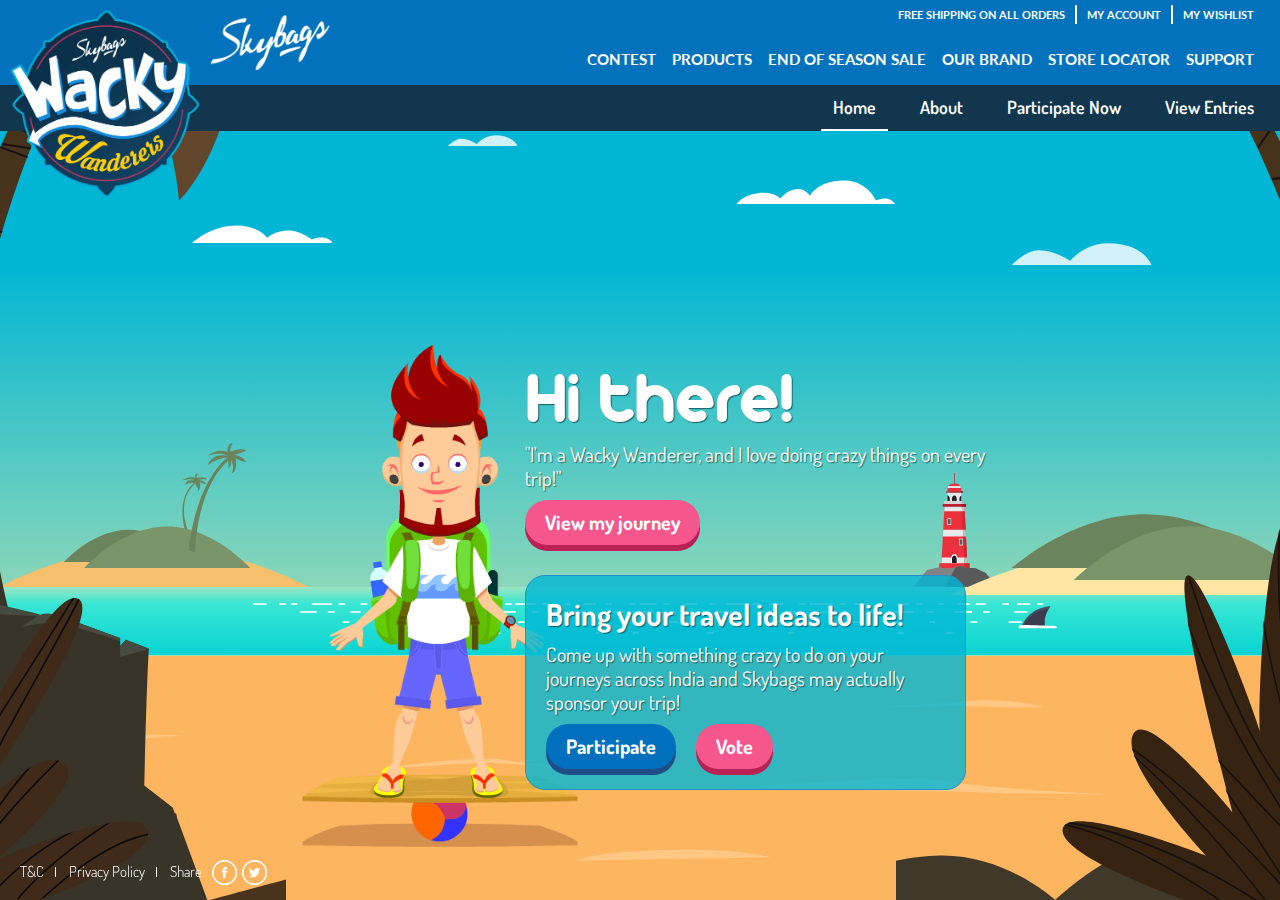
<file: wacky-wanderers/index.html>
<!doctype html>
<html class="homeSection">
<head>
<meta charset="utf-8">
<meta name="viewport" content="width=device-width,initial-scale=1.0, minimum-scale=1.0, maximum-scale=1.0" />
<title>Skybags</title>
<link href='https://fonts.googleapis.com/css?family=Dosis:400,600,700|Lato:400,100,300,700,900' rel='stylesheet' type='text/css'>
<link href="css/style.css" rel="stylesheet" type="text/css" />
</head>

<body>
 
<div class="homepageWrap">
  <div class="loadingWrp">
    <div class="clouds">
      <div class="cloud one"></div>
      <div class="cloud two"></div>
      <div class="cloud three"></div>
      <div class="cloud four"></div>
    </div>
  </div>
  <div class="homepage">
    <header>
      <div class="wrapper"> <a href="#" class="logo"></a>
        <div class="right">
          <div id="nav-icon4"> <span></span> <span></span> <span></span> </div>
          <div class="navigation1">
            <ul>
              <li>FREE SHIPPING ON ALL ORDERS</li>
              <li><a href="#">My Account</a></li>
              <li><a href="#">My Wishlist</a></li>
            </ul>
          </div>
          <div class="clear"></div>
          <div class="navigation2">
            <ul>
              <li class="mobileNaviagation"><a href="#">My Account</a></li>
              <li class="mobileNaviagation"><a href="#">My Wishlist</a></li>
              <li class="dropdown"><a href="#">Contest</a>
                <ul>
                  <li><a href="#">The Canvas Project 2.0</a></li>
                </ul>
              </li>
              <li class="dropdown"><a href="#">Products</a>
                <ul>
                  <li class="dropdown2"><a href="#">Everyday</a>
                    <ul>
                      <li><a href="#">Backpacks</a></li>
                      <li><a href="#">Rucksacks</a></li>
                      <li><a href="#">Casual Bags</a></li>
                      <li><a href="#">Messenger & Slings</a></li>
                    </ul>
                  </li>
                  <li class="dropdown2"><a href="#">Travel</a>
                    <ul>
                      <li><a href="#">Luggage</a></li>
                      <li><a href="#">Business</a></li>
                      <li><a href="#">Duffles  & Duffle Trolleys</a></li>
                      <li><a href="#">Rucksacks</a></li>
                    </ul>
                  </li>
                  <li><a href="#">Accessories</a></li>
                  <li><a href="#">Super Deals</a></li>
                </ul>
              </li>
              <li><a href="#">End Of Season Sale</a></li>
              <li><a href="#">Our Brand</a></li>
              <li><a href="#">Store Locator</a></li>
              <li class="dropdown"><a href="#">Support</a>
                <ul>
                  <li><a href="#">Customer Care</a></li>
                  <li><a href="#">Warranty</a></li>
                  <li><a href="#">Quality Lab & Testing</a></li>
                </ul>
              </li>
            </ul>
          </div>
        </div>
      </div>
    </header>
    <div class="subnavigation">
      <div class="wrapper">
        <ul>
          <li><a href="index.html" class="active">Home</a></li>
          <li><a href="about.html">About</a></li>
          <li><a href="participate.html">Participate Now</a></li>
          <li><a href="view-entries.html">View Entries</a></li>
        </ul>
      </div>
      <div class="mobileSubNavigation">
        <ul>
          <li><a href="#">T&C</a></li>
          <li><a href="#">Privacy Policy</a></li>
          <li><a href="javascript:;" class="closeMobileMenu">Close</a></li>
        </ul>
      </div>
    </div>
    <a href="index.html" class="craziestLogo"></a>
    <section>
  <article class="homeScreen">
    <div class="skyLay">
      <div class="sky1"></div>
      <div class="sky2"></div>
      <div class="sky3"></div>
      <div class="sky4"></div>
    </div>
    <div class="leftTree"></div>
    <div class="content">
      <div class="character">
        <div class="sam"></div>
      </div>
      <div class="data">
        <h2>Hi there!</h2>
        <p>"I'm a Wacky Wanderer, and I love doing crazy things on every trip!"</p>
        <div class="homebt"> <a href="journey.html">View my journey</a> </div>
        <div class="bluBox">
          <p class="title">Bring your travel ideas to life!</p>
          <p>Come up with something crazy to do on your journeys across India and Skybags may actually sponsor your trip!</p>
          <div class="homebt"><a href="participate.html" class="blue">Participate</a> <a href="view-entries.html" class="pink">Vote</a> </div>
        </div>
      </div>
    </div>
    <div class="skyAndSea">
      <div class="sky">
        <div class="leftMountain"></div>
        <div class="lightHouse"></div>
      </div>
      <div class="sea">
        <div class="waves">
          <div class="wavesLine"></div>
          <div class="phin"></div>
        </div>
      </div>
    </div>
    <div class="land"></div>
    <div class="rightTree"></div>
  </article>
</section>
    <div id="shareIcon" class="white">
      <ul>
        <li><a href="javascript:;">T&amp;C</a></li>
        <li><a href="javascript:;">Privacy Policy</a></li>
        <li class="shareOn">Share </li>
        <li><a href="#" target="_blank" class="fb"> </a></li>
        <li><a href="#" target="_blank" class="twt"> </a></li>
      </ul>
    </div>
    <div id="mobileHamburg"> Menu </div>
  </div>
</div>
<div class="rotetMsg" style="display:none">
  <div class="center"> <img src="images/rotate-phone.png" alt="Rotate to switch to portrait mode."/>
    <h2>Rotate to switch to portrait mode.</h2>
  </div>
</div>
<script src="js/jquery-1.11.2.min.js" type="text/javascript" language="javascript"></script> 
<script src="js/jquery-migrate-1.2.1.min.js" type="text/javascript" language="javascript"></script> 
<script src="js/jquery.cookie.js" type="text/javascript" language="javascript"></script> 
<script src="js/common.js" type="text/javascript" language="javascript"></script>
<script type="text/javascript">
$(window).load(function() {
    var getCookieName = getCookie('home-animation');
         setTimeout(function() {
            if (getCookieName == 0 || getCookieName >= 15) { $('.homepageWrap').addClass('anim'); getCookieName = getCookieName ? 1 : (parseInt(getCookieName) + 1);
            } else { $('.homepageWrap').addClass('noanim'); getCookieName = parseInt(getCookieName) + 1;
            } setCookie('home-animation', getCookieName, 1);
        }, 100);
 });

function setCookie(cname, cvalue, exdays) { var d = new Date(); d.setTime(d.getTime() + (exdays * 24 * 60 * 60 * 1000)); var expires = "expires=" + d.toUTCString(); document.cookie = cname + "=" + cvalue + "; " + expires;}

function getCookie(cname) {
	var name = cname + "="; var ca = document.cookie.split(';'); for (var i = 0; i < ca.length; i++) { var c = ca[i]; while (c.charAt(0) == ' ') { c = c.substring(1); }
        if (c.indexOf(name) == 0) { return c.substring(name.length, c.length); }
    }
    return 0;}
</script>
</body>
</html>
</file>
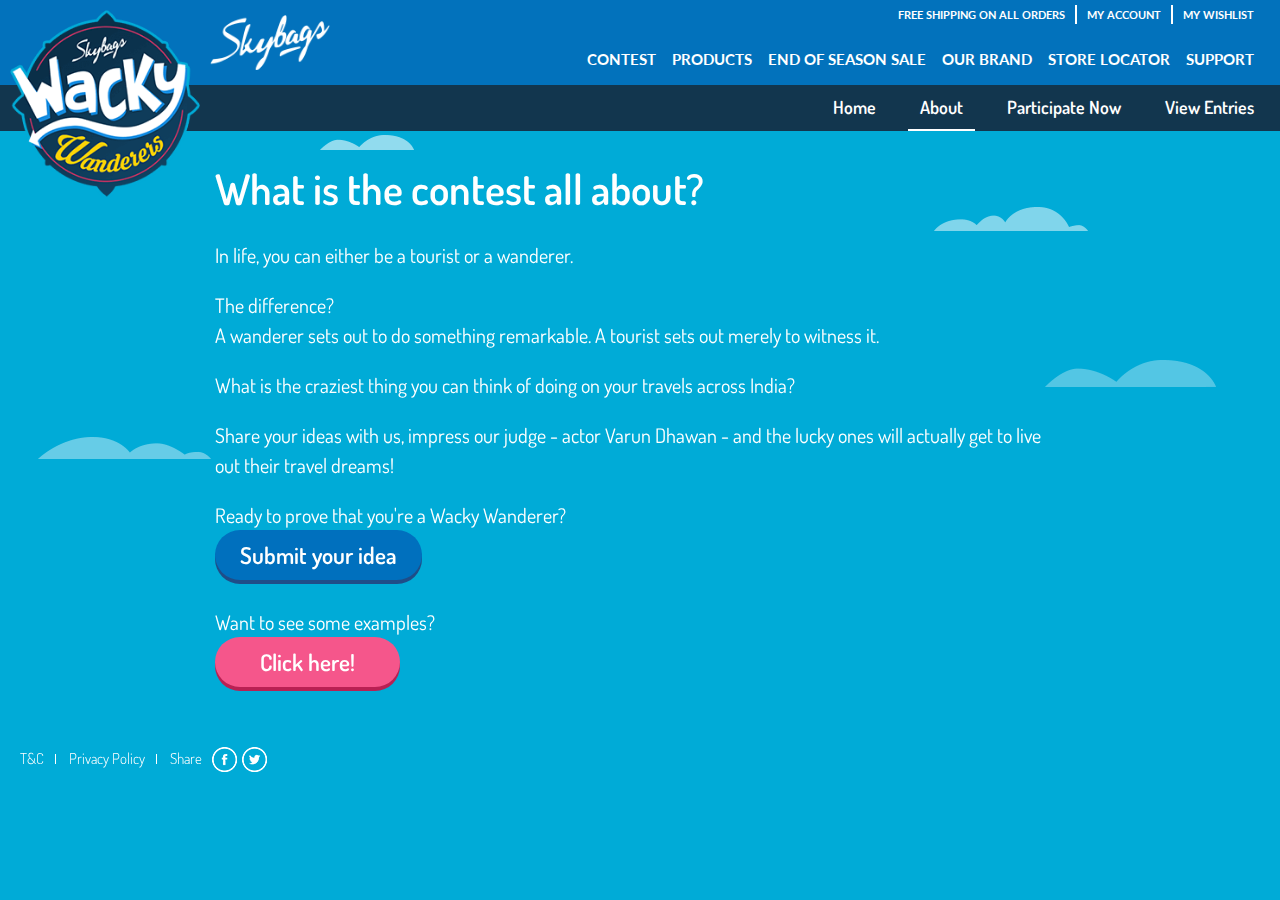
<file: wacky-wanderers/about.html>
<!doctype html>
<html class="insideSection">
<head>
<meta charset="utf-8">
<meta name="viewport" content="width=device-width,initial-scale=1.0, minimum-scale=1.0, maximum-scale=1.0" />
<title>Skybags - View Entries</title>
<link href='https://fonts.googleapis.com/css?family=Dosis:400,600,700|Lato:400,100,300,700,900' rel='stylesheet' type='text/css'>
<link href="css/style.css" rel="stylesheet" type="text/css" />
</head>

<body class="viewEntries">
  <header>
    <div class="wrapper"> <a href="#" class="logo"></a>
      <div class="right">
        <div id="nav-icon4"> <span></span> <span></span> <span></span> </div>
        <div class="navigation1">
          <ul>
            <li>FREE SHIPPING ON ALL ORDERS</li>
            <li><a href="#">My Account</a></li>
            <li><a href="#">My Wishlist</a></li>
          </ul>
        </div>
        <div class="clear"></div>
        <div class="navigation2">
          <ul>
            <li class="mobileNaviagation"><a href="#">My Account</a></li>
            <li class="mobileNaviagation"><a href="#">My Wishlist</a></li>
            <li class="dropdown"><a href="#">Contest</a>
              <ul>
                <li><a href="#">The Canvas Project 2.0</a></li>
              </ul>
            </li>
            <li class="dropdown"><a href="#">Products</a>
              <ul>
                <li class="dropdown2"><a href="#">Everyday</a>
                  <ul>
                    <li><a href="#">Backpacks</a></li>
                    <li><a href="#">Rucksacks</a></li>
                    <li><a href="#">Casual Bags</a></li>
                    <li><a href="#">Messenger & Slings</a></li>
                  </ul>
                </li>
                <li class="dropdown2"><a href="#">Travel</a>
                  <ul>
                    <li><a href="#">Luggage</a></li>
                    <li><a href="#">Business</a></li>
                    <li><a href="#">Duffles  & Duffle Trolleys</a></li>
                    <li><a href="#">Rucksacks</a></li>
                  </ul>
                </li>
                <li><a href="#">Accessories</a></li>
                <li><a href="#">Super Deals</a></li>
              </ul>
            </li>
            <li><a href="#">End Of Season Sale</a></li>
            <li><a href="#">Our Brand</a></li>
            <li><a href="#">Store Locator</a></li>
            <li class="dropdown"><a href="#">Support</a>
              <ul>
                <li><a href="#">Customer Care</a></li>
                <li><a href="#">Warranty</a></li>
                <li><a href="#">Quality Lab & Testing</a></li>
              </ul>
            </li>
          </ul>
        </div>
      </div>
    </div>
  </header>
<a href="index.html" class="craziestLogo"></a>
<div class="subnavigation">
  <div class="wrapper">
    <ul>
      <li><a href="index.html">Home</a></li>
      <li><a href="about.html" class="active">About</a></li>
      <li><a href="participate.html">Participate Now</a></li>
      <li><a href="view-entries.html">View Entries</a></li>
    </ul>
  </div>
  <div class="mobileSubNavigation">
    <ul>
      <li><a href="#">T&C</a></li>
      <li><a href="#">Privacy Policy</a></li>
      <li><a href="javascript:;" class="closeMobileMenu">Close</a></li>
    </ul>
  </div>
</div>
<div class="cldsBg"> <span class="cldimg ly1"></span> <span class="cldimg ly2"></span> <span class="cldimg ly3"></span> <span class="cldimg ly4"></span> </div>
<section>
  <article>
    <div class="pageWrp aboutPage">
      <h2>What is the contest all about?</h2>
      <p>In life, you can either be a tourist or a wanderer.</p>
      <p>The difference?<br>
        A wanderer sets out to do something remarkable. A tourist sets out merely to witness it.</p>
      <p>What is the craziest thing you can think of doing on your travels across India?</p>
      <p>Share your ideas with us, impress our judge - actor Varun Dhawan - and the lucky ones will actually get to live out their travel dreams! </p>
      <p>Ready to prove that you're a Wacky Wanderer?<br>
        <span class="roundBtns"><a href="participate.html"blue" onclick="ga('send', 'event', 'SWW_aboutpage', 'Submit your idea', 'Submit your idea');">Submit your idea</a></span></p>
      <p>Want to see some examples?<br>
        <span class="roundBtns"><a href="journey.html" class="pink" onclick="ga('send', 'event', 'SWW_aboutpage', 'Click here!', 'Click here!');">Click here!</a></span></p>
    </div>
  </article>
</section>
<div id="shareIcon" class="white">
  <ul>
    <li><a href="javascript:;">T&amp;C</a></li>
    <li><a href="javascript:;">Privacy Policy</a></li>
    <li class="shareOn">Share </li>
    <li><a href="https://www.facebook.com/Skybags" target="_blank" class="fb"> </a></li>
    <li><a href="https://twitter.com/InSkybags" target="_blank" class="twt"> </a></li>
  </ul>
</div>
<div id="mobileHamburg"> Menu </div>
<script src="js/jquery-1.11.2.min.js" type="text/javascript" language="javascript"></script> 
<script src="js/jquery-migrate-1.2.1.min.js" type="text/javascript" language="javascript"></script> 
<script src="js/common.js" type="text/javascript" language="javascript"></script>
</body>
</html>
</file>
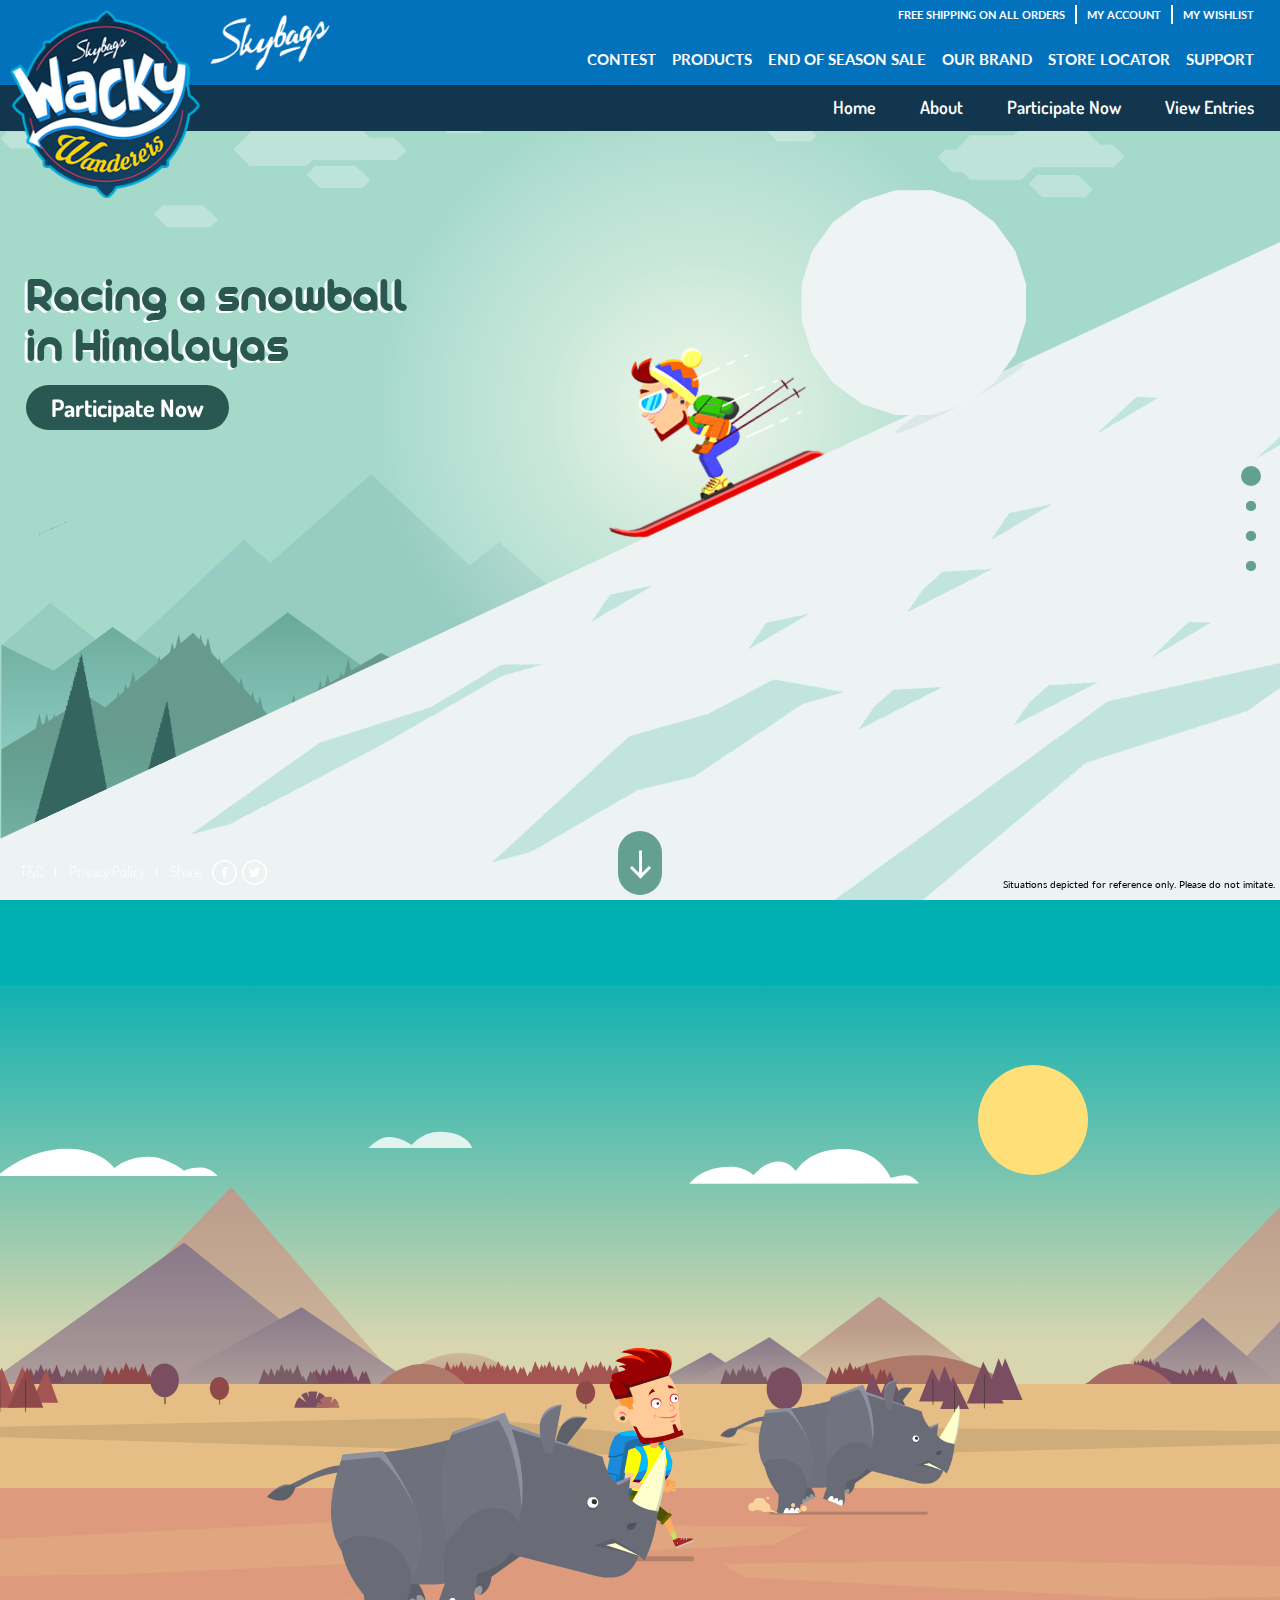
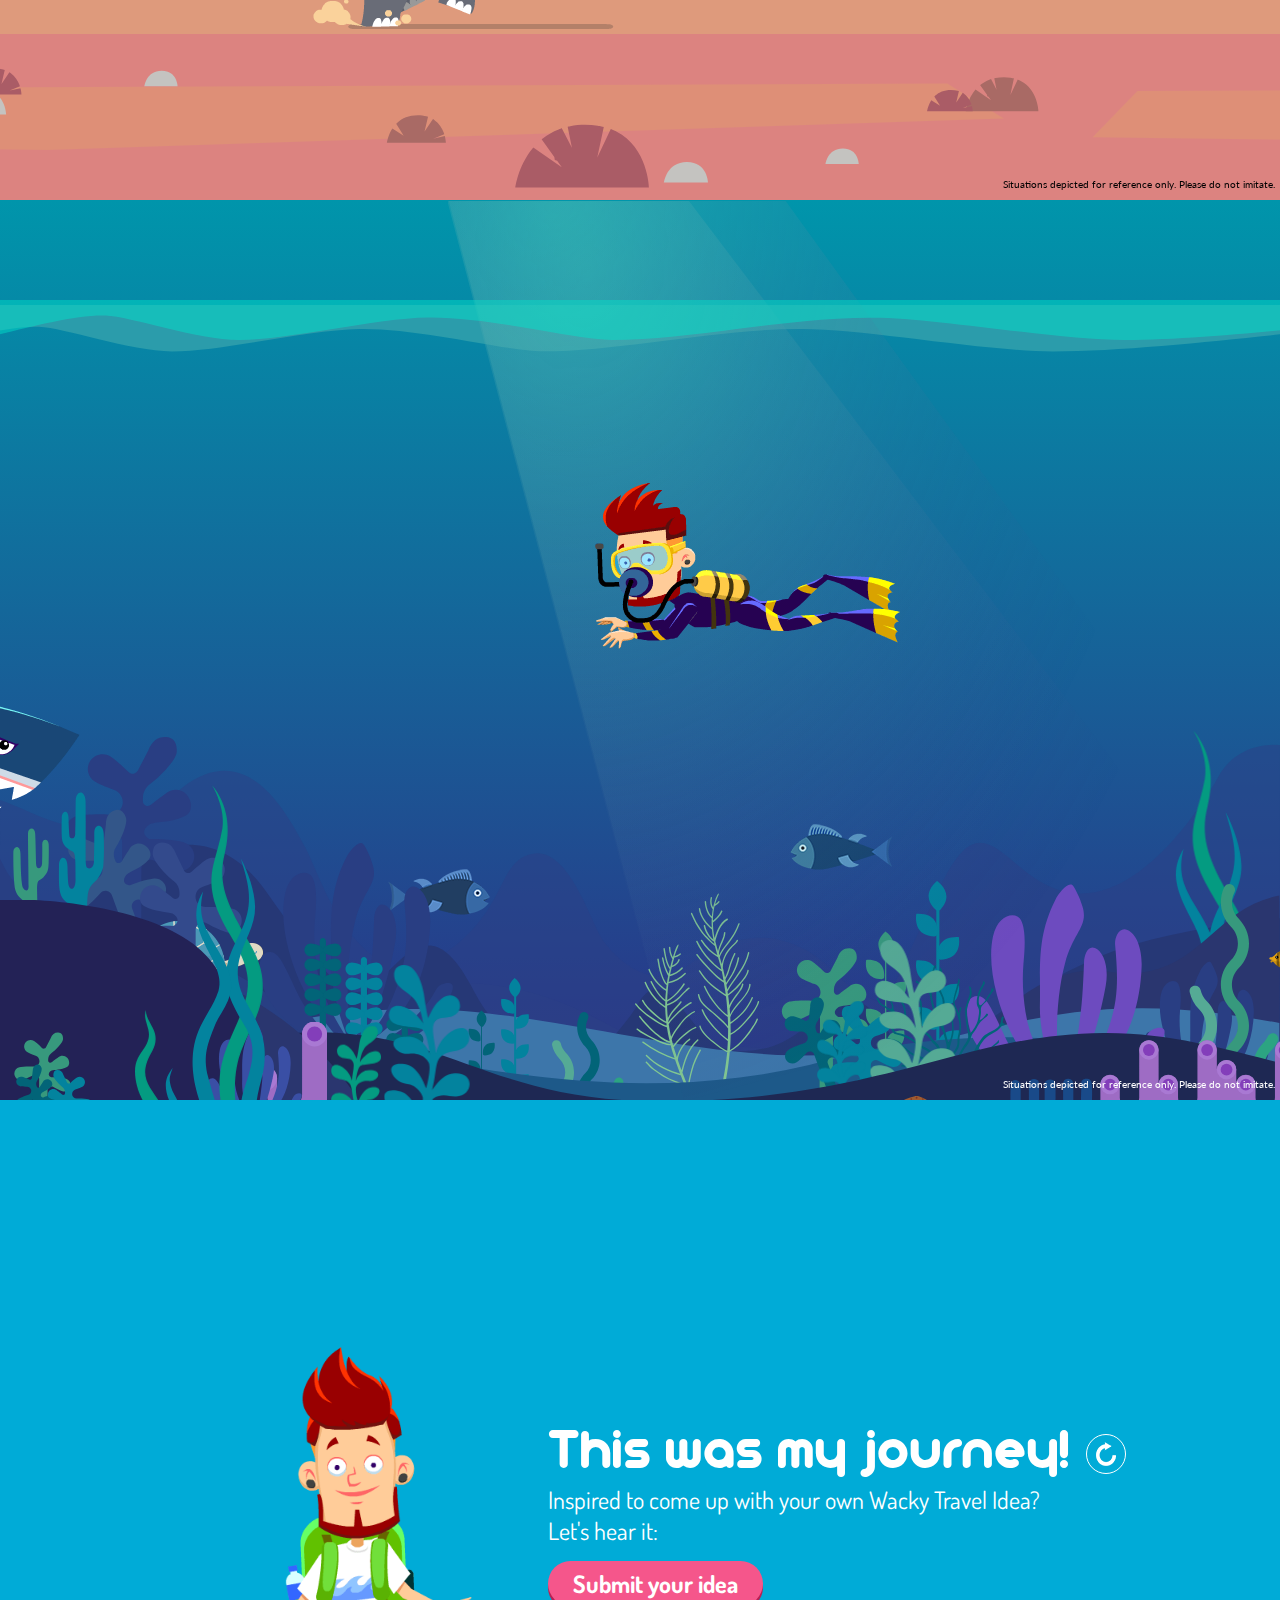
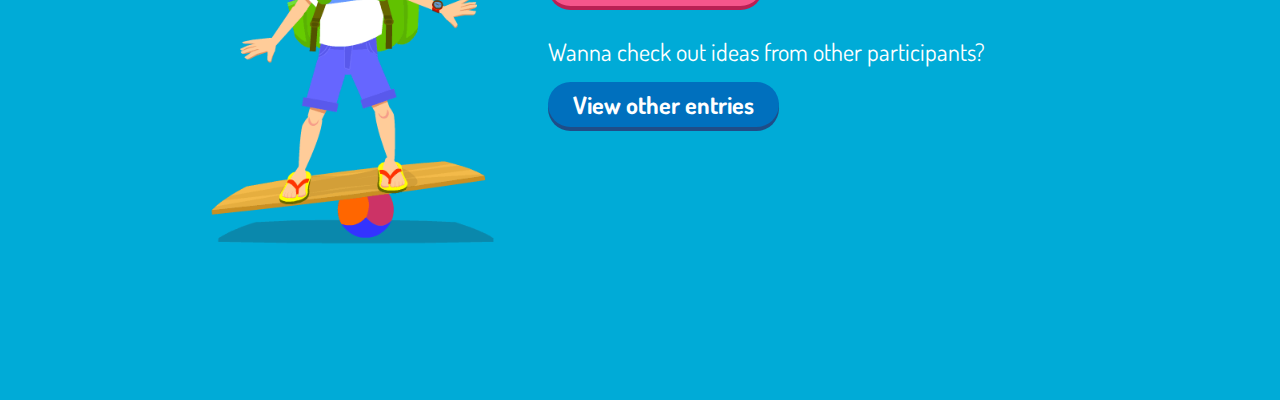
<file: wacky-wanderers/journey.html>
<!doctype html>
<html class="journeySection journeyBody">
<head>
<meta charset="utf-8">
<meta name="viewport" content="width=device-width,initial-scale=1.0, minimum-scale=1.0, maximum-scale=1.0" />
<title>Skybags</title>
<link href='https://fonts.googleapis.com/css?family=Dosis:400,600,700|Lato:400,100,300,700,900' rel='stylesheet' type='text/css'>
<link href="css/style.css" rel="stylesheet" type="text/css" />
<!--[if IE 9]>
<style type="text/css">
#journey2 .skySection .mountainOne {height:224px;}
#journey2 .skySection .mountainTwo {height:170px;} 
#journey2 .skySection .mountainTreeOne {height:55px;} 
#journey2 .skySection .mountainTreeTwo {height:30px;} 
#journey2 .skySection .mountainThree {height:55px;} 
 #journey1 .skating .snowball{opacity:0}
 #journey1 .skating .skiingWrap{opacity:0}
</style>
<![endif]-->
</head>

<body>
  <header>
    <div class="wrapper"> <a href="#" class="logo"></a>
      <div class="right">
        <div id="nav-icon4"> <span></span> <span></span> <span></span> </div>
        <div class="navigation1">
          <ul>
            <li>FREE SHIPPING ON ALL ORDERS</li>
            <li><a href="#">My Account</a></li>
            <li><a href="#">My Wishlist</a></li>
          </ul>
        </div>
        <div class="clear"></div>
        <div class="navigation2">
          <ul>
            <li class="mobileNaviagation"><a href="#">My Account</a></li>
            <li class="mobileNaviagation"><a href="#">My Wishlist</a></li>
            <li class="dropdown"><a href="#">Contest</a>
              <ul>
                <li><a href="#">The Canvas Project 2.0</a></li>
              </ul>
            </li>
            <li class="dropdown"><a href="#">Products</a>
              <ul>
                <li class="dropdown2"><a href="#">Everyday</a>
                  <ul>
                    <li><a href="#">Backpacks</a></li>
                    <li><a href="#">Rucksacks</a></li>
                    <li><a href="#">Casual Bags</a></li>
                    <li><a href="#">Messenger & Slings</a></li>
                  </ul>
                </li>
                <li class="dropdown2"><a href="#">Travel</a>
                  <ul>
                    <li><a href="#">Luggage</a></li>
                    <li><a href="#">Business</a></li>
                    <li><a href="#">Duffles  & Duffle Trolleys</a></li>
                    <li><a href="#">Rucksacks</a></li>
                  </ul>
                </li>
                <li><a href="#">Accessories</a></li>
                <li><a href="#">Super Deals</a></li>
              </ul>
            </li>
            <li><a href="#">End Of Season Sale</a></li>
            <li><a href="#">Our Brand</a></li>
            <li><a href="#">Store Locator</a></li>
            <li class="dropdown"><a href="#">Support</a>
              <ul>
                <li><a href="#">Customer Care</a></li>
                <li><a href="#">Warranty</a></li>
                <li><a href="#">Quality Lab & Testing</a></li>
              </ul>
            </li>
          </ul>
        </div>
      </div>
    </div>
  </header>
  <div class="subnavigation">
    <div class="wrapper">
      <ul>
        <li><a href="index.html">Home</a></li>
        <li><a href="about.html">About</a></li>
        <li><a href="participate.html">Participate Now</a></li>
        <li><a href="view-entries.html">View Entries</a></li>
      </ul>
    </div>
    <div class="mobileSubNavigation">
      <ul>
        <li><a href="#">T&C</a></li>
        <li><a href="#">Privacy Policy</a></li>
        <li><a href="javascript:;" class="closeMobileMenu">Close</a></li>
      </ul>
    </div>
  </div>
<a href="index.html" class="craziestLogo"></a>
<section class="journeyWrp">
  <article id="journey1">
    <div class="title">
      <h2>Racing a snowball <span>in Himalayas</span></h2>
      <div class="btns"><a href="participate.html" class="pink" onclick="ga('send', 'event', 'SWW_journeypage', 'Participate Now', 'Participate Now');">Participate Now</a></div>
    </div>
    <div class="skating">
      <div class="cloudsWrp">
        <svg xmlns:x="http://ns.adobe.com/Extensibility/1.0/" xmlns:i="http://ns.adobe.com/AdobeIllustrator/10.0/" xmlns:graph="http://ns.adobe.com/Graphs/1.0/" xmlns="http://www.w3.org/2000/svg" xmlns:xlink="http://www.w3.org/1999/xlink" version="1.1" id="Layer_1" x="0" y="0" viewBox="0 0 1723 192" xml:space="preserve" enable-background="new 0 0 1723 192">
          <g  class="cloud1">
            <polygon points="1287.7 86.86 1272.65 86.86 1262.27 97.24 1281.74 116.7 1294.97 116.7 1305.74 127.47 1375.42 127.47 1392.09 110.8 1499.47 110.8 1514.03 96.23 1497.91 80.11 1480.78 80.11 1462.1 61.42 1452.75 61.42 1439 47.67 1384.76 47.67 1364.65 67.78 1306.39 67.78 " style="fill:#D8EEE6;opacity:0.5"/>
          </g>
          <g  class="cloud1">
            <polygon points="1396.7 121.11 1384.76 133.05 1402.67 150.96 1460.54 150.96 1471.31 140.19 1450.94 121.11 " style="fill:#D8EEE6;opacity:0.5"/>
          </g>
          <g  class="cloud2">
            <polygon points="9.78 63.01 0.75 72.03 14.29 85.57 58.04 85.57 66.18 77.43 50.78 63.01 " style="fill:#D8EEE6;opacity:0.5"/>
          </g>
          <g  class="cloud1">
            <polygon points="219.01 162.02 207.07 173.96 224.98 191.87 282.85 191.87 293.62 181.1 273.25 162.02 " style="fill:#D8EEE6;opacity:0.5"/>
          </g>
          <g  class="cloud2">
            <polygon points="78.71 25.05 42.38 25.05 28.63 38.8 37.97 48.15 94.8 48.15 100.9 54.24 144.63 54.24 158.67 40.2 128.25 9.77 91.17 9.77 " style="fill:#D8EEE6;opacity:0.5"/>
          </g>
          <g  class="cloud1">
            <polygon points="1042.6 53.63 1033.57 62.66 1047.11 76.19 1090.86 76.19 1099 68.05 1083.6 53.63 " style="fill:#D8EEE6;opacity:0.5"/>
          </g>
          <g  class="cloud2">
            <polygon points="597.74 42.35 588.72 51.38 602.25 64.91 646 64.91 654.14 56.77 638.74 42.35 " style="fill:#D8EEE6;opacity:0.5"/>
          </g>
          <g  class="cloud1">
            <polygon points="1665.47 24.78 1656.44 33.81 1669.98 47.34 1713.73 47.34 1721.87 39.2 1706.47 24.78 " style="fill:#D8EEE6;opacity:0.5"/>
          </g>
          <g  class="cloud2">
            <polygon points="1111.53 15.67 1075.2 15.67 1061.44 29.43 1070.79 38.77 1127.62 38.77 1133.72 44.87 1177.44 44.87 1191.49 30.82 1161.06 0.39 1123.98 0.39 " style="fill:#D8EEE6;opacity:0.5"/>
          </g>
          <g  class="cloud1">
            <polygon points="424.28 108.95 412.34 120.88 430.24 138.79 488.12 138.79 498.89 128.02 478.51 108.95 " style="fill:#D8EEE6;opacity:0.5"/>
          </g>
          <g  class="cloud2">
            <polygon points="439.33 51.46 427.45 38.29 362.51 38.29 313.95 86.85 336.04 108.95 412.86 108.95 420.38 101.42 533.79 101.42 547.15 88.06 529.9 70.8 497.98 70.8 478.64 51.46 " style="fill:#D8EEE6;opacity:0.5"/>
          </g>
        </svg>
      </div>
      <div class="mountainWrp"> </div>
      <div class="sunshadow"></div>
      <div class="hillWrp">
        <div class="treeWrap layb"> </div>
        <div class="snowLay"> </div>
        <div class="snowbreeze">
          <div class="svgImg"></div>
        </div>
        <div id="snowball" class="snowball">
          <div class="bounce">
            <div class="svgImg"></div>
          </div>
          <ul class="snowParticles">
            <li></li>
            <li></li>
            <li></li>
            <li></li>
            <li></li>
            <li></li>
            <li></li>
            <li></li>
            <li></li>
            <li></li>
            <li></li>
            <li></li>
            <li></li>
            <li></li>
            <li></li>
            <li></li>
            <li></li>
            <li></li>
          </ul>
        </div>
        <div class="skiingWrap">
          <div class="skiin">
            <div class="img"></div>
          </div>
        </div>
        <div class="treeWrap layf"> </div>
      </div>
    </div>
    <p class="disclaimer">Situations depicted for reference only. Please do not imitate.</p>
  </article>
  <article id="journey2">
    <div class="title">
      <h2>Sprinting with Rhinos <span>at Kaziranga</span></h2>
      <div class="btns"><a href="participate.html" class="pink" onclick="ga('send', 'event', 'SWW_journeypage', 'Participate Now', 'Participate Now');">Participate Now</a></div>
    </div>
    <div class="skySection">
      <div class="sun"></div>
      <div class="sky"></div>
      <div class="mountain">
        <div class="mountainOne"></div>
        <div class="mountainTwo"></div>
        <div class="mountainTreeOne"></div>
        <div class="mountainTreeTwo"></div>
        <div class="mountainThree"></div>
      </div>
    </div>
    <div class="landSection">
      <div class="levelOne">
        <div class="road"></div>
        <div class="tree"></div>
      </div>
      <div class="levelTwo">
        <div class="road"></div>
        <div class="rinoOneCharacter">
          <div class="rinoOne"></div>
        </div>
        <div class="menCharacter">
          <div class="men"></div>
        </div>
        <div class="rinoTwoCharacter">
          <div class="rinoTwo"></div>
        </div>
      </div>
      <div class="levelThree">
        <div class="road"></div>
        <div class="tree"></div>
      </div>
    </div>
    <p class="disclaimer">Situations depicted for reference only. Please do not imitate.</p>
  </article>
  <article id="journey3">
    <div class="title">
      <h2>Scuba with sharks<span>in Andamans</span></h2>
      <div class="btns"><a href="participate.html" class="pink" onclick="ga('send', 'event', 'SWW_journeypage', 'Participate Now', 'Participate Now');">Participate Now</a></div>
    </div>
    <div class="topWaves">
      <div class="waves wave_1"></div>
      <div class="waves wave_2"></div>
    </div>
    <div class="topLight">
      <div class="light1"></div>
      <div class="light2"></div>
    </div>
    <div class="scubadriverWrp">
      <div class="spriteImg"></div>
      <div class="bubbleWrp"> <span> </span><span> </span><span> </span><span> </span> </div>
    </div>
    <div class="sharkWrp">
      <div class="spriteImg"></div>
    </div>
    <div class="sharkWrp2">
      <div class="spriteImg"></div>
    </div>
    <div class="seeBase">
      <div class="seeline lay1"></div>
      <div class="seeline lay2"> </div>
      <div class="bgLavel4">
        <div class="animPlant">
          <svg xmlns:i="http://ns.adobe.com/AdobeIllustrator/10.0/" xmlns="http://www.w3.org/2000/svg" version="1.1" x="0" y="0" viewBox="0 0 148 398" enable-background="new 0 0 148 398" xml:space="preserve">
            <g class="pat0">
              <path fill="#049b81" d="M102.03 78.26c7.08-28.05 3.68-56.36-14.39-77.84 1.51 2.61 3.05 5.26 4.31 8.05 5.41 11.96 9.7 27.5 7.4 41.21 -2.28 13.6-7.06 27.74-10.21 41.04 -7.16 30.28 4.23 54.06 18.26 78.32 10.6 18.34 26.08 41.39 19.63 70.24 -6.26 28.04-22.04 49.85-28.43 78.06 -5.88 25.97-1.56 53.42 9.66 76.27 0 0 9.9 0.27 15.23-0.17 -12.43-24.12-12.3-62.86-4.08-86.85 8.67-25.33 24.41-45.48 25.9-74.58 1.59-31.22-16.13-52.23-28.66-76.46C103.73 130.62 94.43 108.36 102.03 78.26z"/>
              <path fill="#049b81" d="M14.1 313.79c3.51-9.47 12-17.51 8.61-31.2 -2.23-9.01-10.26-16.56-10.41-26.66 -3.56 11.46 5.68 20.24 3.18 31.98 -2.07 9.69-8.24 14.66-12.23 22.8 -4.84 9.86-3.49 21.02-0.92 31.61 3.2 13.19 11.44 23.27 16.36 35.41 2.84 6.99 3.76 15.34 4.28 19.8 2.87 0.64 6.99 0.78 13.3 0.32 1.25-10.37-1.8-26.89-7.35-35.76C17.84 344.36 6.39 334.58 14.1 313.79z"/>
            </g>
            <g class="pat1">
              <path fill="#03839e" d="M87.49 0.24c0.05 0.06 0.09 0.12 0.14 0.18 -0.04-0.08-0.09-0.15-0.13-0.23C87.23-0.08 87.23-0.06 87.49 0.24z"/>
              <path fill="#03839e" d="M118.6 198.33c4.49-19.87 18.51-38.13 18-59.86 -0.43-18.15-8.16-39.6-16.22-54.79 8.22 27.2 13.72 46.18 4.75 71.35 -7.79 21.83-21.56 38.16-21.51 63.39 0.04 21.14 11.68 39.33 21.32 55.73 11.22 19.08 10.61 34.89 4.05 56.5 -3.98 13.08-8.85 23.7-8.75 39.51 0.04 5.43 1.05 16.56 3.31 22.93 5.17 0.52 9.46-0.09 15.83-0.85 -1.57-6.79-4-19.11 0.15-39.72 2.4-11.9 5.82-21.76 7.39-33.45C154.59 261.69 107.39 247.99 118.6 198.33z"/>
              <path fill="#03839e" d="M109.48 225.07c-1.01-16-13.29-33.93-20.78-46.94 -10.24-17.79-17.47-31.6-11.18-56.97 -13.25 21.98-7.34 39.57 1.36 58.91 6.66 14.82 21.92 36.11 16.03 54.14 -5.32 16.3-16.48 30.03-22.98 46.12 -20.71 51.29 15.52 109.16 16.32 113.26 6.32 0.7 12.17 0.21 18.53-0.17 -11.9-18.93-17.47-38.45-23.52-60.99 -6.63-24.71-0.06-39.69 7.78-59.39C96.46 259.47 110.74 244.94 109.48 225.07z"/>
              <path fill="#03839e" d="M40.84 342.9c-2.47-9.22-1.44-11.6 2.08-21.17 -8.48 10.53-10.59 20.41-4.05 37.07 6.48 16.5 1.12 24.88-4.95 38.9 3.85 0.29 7.83 0.15 11.73 0.15 0 0 11.13-19.53 3.53-37.1C46.55 354.65 42.62 349.56 40.84 342.9z"/>
            </g>
          </svg>
        </div>
      </div>
      <div class="goldfish">
        <div class="fishanim">
          <div class="fish"> </div>
          <div class="fish"></div>
          <div class="fish"></div>
          <div class="fish"> </div>
          <div class="fish"></div>
          <div class="fish"></div>
        </div>
      </div>
      <div class="blufishL">
        <div class="fishanim">
          <div class="spriteImg"></div>
        </div>
      </div>
      <div class="blufishR">
        <div class="fishanim">
          <div class="spriteImg"></div>
        </div>
      </div>
      <div class="seeline lay3">
        <div class="turtle">
          <div class="bubbleWrp"> <span> </span><span> </span><span> </span><span> </span> </div>
          <div class="head"></div>
          <div class="tell"></div>
          <div class="legs"></div>
          <div class="body"></div>
        </div>
        <div class="bgLavel3">
          <div class="leftBg"></div>
          <div class="rgtBg"></div>
        </div>
      </div>
      <div class="seeline lay4a">
        <div class="bgLavel1"> </div>
        <div class="plant0">
          <svg xmlns="http://www.w3.org/2000/svg" version="1.1" x="0" y="0" viewBox="0 0 139 161" enable-background="new 0 0 139 161" xml:space="preserve">
            <g class="pat0">
              <path fill="#55aa95" d="M67.3 148.2c-14.8-4.4-22.5-27.5 3-20.9 10 2.6 17.6 19 19.1 24.8 1.5-4.6 3.1-10.4 3.1-18.5 0-1.8-4.9-13.2-16.9-14.2 -13.3-1-25.1-22.7-1.5-19.9 12.6 1.5 19.4 18 21.7 24.6 2.3-8.3 4.9-22.2 2.5-26.1 -4.5-7.6-12.6-9.4-19.6-8.7 -15.2 1.5-25.9-17.5-1.2-17.4 8.5 0 16.9 5.1 22 17.1 -1.2-7.2-3.2-21.9-8.2-24.6 -6.8-3.8-36.4 0.3-32.7-16.6 2.7-12.4 22.6-7.3 34.2 11 -1.3-8.5-3.9-18.8-9.8-25.4 -5.2-5.8-13.3-8.8-17.3-15.8 -3.9-6.8-2.9-16.4 6.2-17.6 13.5-1.8 20 18.3 21.6 28.9 1.6 10.6 2.6 17.6 4.3 24.4 3.3-7.1 6.8-14.5 13.3-19.3 17.2-12.5 26.7 12.6 10.4 17.8 -6.8 2.1-15.3-0.6-18.2 7.7 -2.3 6.7 1.8 19.9 2.2 29.2 3.2-12.5 11.3-19.4 16.9-22.6 7.5-4.4 16.2-4.4 16.8 5.9 0.6 10-8.2 13.5-16.1 14.9 -21.5 3.9-14.8 15.7-21.3 38.7 7.2-9.4 12.6-15.9 22.5-16.6 21-1.5 19.1 22.9 1.5 23.4 -7.2 0.2-13.6-4-22.5 1.8 -2.2 1.5-5.7 12.6-7.3 20.2 7.2-5.8 16.3-5.3 23.4-2 3.3 1.5 6.9 4.9 9 8.8H85.2C82.9 151.6 75.5 150.7 67.3 148.2z"></path>
            </g>
            <g class="pat1">
              <path fill="#03839e" d="M44.7 153.1c9.2-2.7 13.9-17-1.9-12.9 -6.2 1.6-10.9 11.8-11.8 15.4 -1-2.9-1.9-6.4-1.9-11.4 0-1.1 3-8.2 10.5-8.8 8.2-0.6 15.5-14 1-12.3 -7.8 0.9-12 11.2-13.4 15.2 -1.4-5.1-3-13.7-1.6-16.2 2.8-4.7 7.8-5.8 12.2-5.4 9.4 0.9 16-10.8 0.7-10.8 -5.3 0-10.4 3.2-13.6 10.6 0.7-4.4 2-13.5 5.1-15.3 4.2-2.4 22.5 0.2 20.2-10.3 -1.7-7.7-14-4.5-21.1 6.8 0.8-5.3 2.4-11.6 6.1-15.7 3.2-3.6 8.2-5.5 10.7-9.8 2.4-4.2 1.8-10.1-3.9-10.9 -8.4-1.1-12.4 11.3-13.4 17.9 -1 6.6-1.6 10.9-2.7 15.1 -2.1-4.4-4.2-9-8.2-11.9 -10.6-7.8-16.5 7.8-6.4 11 4.2 1.3 9.5-0.4 11.2 4.8 1.4 4.1-1.1 12.3-1.4 18.1 -2-7.7-7-12-10.4-14 -4.6-2.7-10-2.7-10.4 3.7 -0.4 6.2 5.1 8.3 10 9.2 13.3 2.4 9.2 9.7 13.2 23.9 -4.4-5.8-7.8-9.8-13.9-10.3 -13-0.9-11.8 14.2-1 14.5 4.5 0.1 8.4-2.5 13.9 1.1 1.4 0.9 3.5 7.8 4.5 12.5 -4.5-3.6-10.1-3.3-14.5-1.3 -2 0.9-4.3 3-5.6 5.5h26.7C35 155.2 39.6 154.7 44.7 153.1z"></path>
            </g>
          </svg>
        </div>
      </div>
      <div class="seeline lay4">
        <div class="pinkplant"></div>
      </div>
      <div class="bubbleWrp rgt"> <span> </span><span> </span><span> </span><span> </span> </div>
      <div class="bgLavel2"> </div>
      <div class="seeline lay5"> </div>
      <div class="bubbleWrp lft"> <span> </span><span> </span><span> </span><span> </span> </div>
      <div class="bgLavel0">
        <div class="animPlant">
          <svg xmlns:i="http://ns.adobe.com/AdobeIllustrator/10.0/" xmlns="http://www.w3.org/2000/svg" version="1.1" x="0" y="0" viewBox="0 0 148 398" enable-background="new 0 0 148 398" xml:space="preserve">
            <g class="pat0">
              <path fill="#049b81" d="M102.03 78.26c7.08-28.05 3.68-56.36-14.39-77.84 1.51 2.61 3.05 5.26 4.31 8.05 5.41 11.96 9.7 27.5 7.4 41.21 -2.28 13.6-7.06 27.74-10.21 41.04 -7.16 30.28 4.23 54.06 18.26 78.32 10.6 18.34 26.08 41.39 19.63 70.24 -6.26 28.04-22.04 49.85-28.43 78.06 -5.88 25.97-1.56 53.42 9.66 76.27 0 0 9.9 0.27 15.23-0.17 -12.43-24.12-12.3-62.86-4.08-86.85 8.67-25.33 24.41-45.48 25.9-74.58 1.59-31.22-16.13-52.23-28.66-76.46C103.73 130.62 94.43 108.36 102.03 78.26z"/>
              <path fill="#049b81" d="M14.1 313.79c3.51-9.47 12-17.51 8.61-31.2 -2.23-9.01-10.26-16.56-10.41-26.66 -3.56 11.46 5.68 20.24 3.18 31.98 -2.07 9.69-8.24 14.66-12.23 22.8 -4.84 9.86-3.49 21.02-0.92 31.61 3.2 13.19 11.44 23.27 16.36 35.41 2.84 6.99 3.76 15.34 4.28 19.8 2.87 0.64 6.99 0.78 13.3 0.32 1.25-10.37-1.8-26.89-7.35-35.76C17.84 344.36 6.39 334.58 14.1 313.79z"/>
            </g>
            <g class="pat1">
              <path fill="#03839e" d="M87.49 0.24c0.05 0.06 0.09 0.12 0.14 0.18 -0.04-0.08-0.09-0.15-0.13-0.23C87.23-0.08 87.23-0.06 87.49 0.24z"/>
              <path fill="#03839e" d="M118.6 198.33c4.49-19.87 18.51-38.13 18-59.86 -0.43-18.15-8.16-39.6-16.22-54.79 8.22 27.2 13.72 46.18 4.75 71.35 -7.79 21.83-21.56 38.16-21.51 63.39 0.04 21.14 11.68 39.33 21.32 55.73 11.22 19.08 10.61 34.89 4.05 56.5 -3.98 13.08-8.85 23.7-8.75 39.51 0.04 5.43 1.05 16.56 3.31 22.93 5.17 0.52 9.46-0.09 15.83-0.85 -1.57-6.79-4-19.11 0.15-39.72 2.4-11.9 5.82-21.76 7.39-33.45C154.59 261.69 107.39 247.99 118.6 198.33z"/>
              <path fill="#03839e" d="M109.48 225.07c-1.01-16-13.29-33.93-20.78-46.94 -10.24-17.79-17.47-31.6-11.18-56.97 -13.25 21.98-7.34 39.57 1.36 58.91 6.66 14.82 21.92 36.11 16.03 54.14 -5.32 16.3-16.48 30.03-22.98 46.12 -20.71 51.29 15.52 109.16 16.32 113.26 6.32 0.7 12.17 0.21 18.53-0.17 -11.9-18.93-17.47-38.45-23.52-60.99 -6.63-24.71-0.06-39.69 7.78-59.39C96.46 259.47 110.74 244.94 109.48 225.07z"/>
              <path fill="#03839e" d="M40.84 342.9c-2.47-9.22-1.44-11.6 2.08-21.17 -8.48 10.53-10.59 20.41-4.05 37.07 6.48 16.5 1.12 24.88-4.95 38.9 3.85 0.29 7.83 0.15 11.73 0.15 0 0 11.13-19.53 3.53-37.1C46.55 354.65 42.62 349.56 40.84 342.9z"/>
            </g>
          </svg>
        </div>
        <div class="plant0">
          <svg xmlns="http://www.w3.org/2000/svg" version="1.1" x="0" y="0" viewBox="0 0 139 161" enable-background="new 0 0 139 161" xml:space="preserve">
            <g class="pat0">
              <path fill="#03839e" d="M67.3 148.2c-14.8-4.4-22.5-27.5 3-20.9 10 2.6 17.6 19 19.1 24.8 1.5-4.6 3.1-10.4 3.1-18.5 0-1.8-4.9-13.2-16.9-14.2 -13.3-1-25.1-22.7-1.5-19.9 12.6 1.5 19.4 18 21.7 24.6 2.3-8.3 4.9-22.2 2.5-26.1 -4.5-7.6-12.6-9.4-19.6-8.7 -15.2 1.5-25.9-17.5-1.2-17.4 8.5 0 16.9 5.1 22 17.1 -1.2-7.2-3.2-21.9-8.2-24.6 -6.8-3.8-36.4 0.3-32.7-16.6 2.7-12.4 22.6-7.3 34.2 11 -1.3-8.5-3.9-18.8-9.8-25.4 -5.2-5.8-13.3-8.8-17.3-15.8 -3.9-6.8-2.9-16.4 6.2-17.6 13.5-1.8 20 18.3 21.6 28.9 1.6 10.6 2.6 17.6 4.3 24.4 3.3-7.1 6.8-14.5 13.3-19.3 17.2-12.5 26.7 12.6 10.4 17.8 -6.8 2.1-15.3-0.6-18.2 7.7 -2.3 6.7 1.8 19.9 2.2 29.2 3.2-12.5 11.3-19.4 16.9-22.6 7.5-4.4 16.2-4.4 16.8 5.9 0.6 10-8.2 13.5-16.1 14.9 -21.5 3.9-14.8 15.7-21.3 38.7 7.2-9.4 12.6-15.9 22.5-16.6 21-1.5 19.1 22.9 1.5 23.4 -7.2 0.2-13.6-4-22.5 1.8 -2.2 1.5-5.7 12.6-7.3 20.2 7.2-5.8 16.3-5.3 23.4-2 3.3 1.5 6.9 4.9 9 8.8H85.2C82.9 151.6 75.5 150.7 67.3 148.2z"/>
            </g>
            <g class="pat1">
              <path fill="#049b81" d="M44.7 153.1c9.2-2.7 13.9-17-1.9-12.9 -6.2 1.6-10.9 11.8-11.8 15.4 -1-2.9-1.9-6.4-1.9-11.4 0-1.1 3-8.2 10.5-8.8 8.2-0.6 15.5-14 1-12.3 -7.8 0.9-12 11.2-13.4 15.2 -1.4-5.1-3-13.7-1.6-16.2 2.8-4.7 7.8-5.8 12.2-5.4 9.4 0.9 16-10.8 0.7-10.8 -5.3 0-10.4 3.2-13.6 10.6 0.7-4.4 2-13.5 5.1-15.3 4.2-2.4 22.5 0.2 20.2-10.3 -1.7-7.7-14-4.5-21.1 6.8 0.8-5.3 2.4-11.6 6.1-15.7 3.2-3.6 8.2-5.5 10.7-9.8 2.4-4.2 1.8-10.1-3.9-10.9 -8.4-1.1-12.4 11.3-13.4 17.9 -1 6.6-1.6 10.9-2.7 15.1 -2.1-4.4-4.2-9-8.2-11.9 -10.6-7.8-16.5 7.8-6.4 11 4.2 1.3 9.5-0.4 11.2 4.8 1.4 4.1-1.1 12.3-1.4 18.1 -2-7.7-7-12-10.4-14 -4.6-2.7-10-2.7-10.4 3.7 -0.4 6.2 5.1 8.3 10 9.2 13.3 2.4 9.2 9.7 13.2 23.9 -4.4-5.8-7.8-9.8-13.9-10.3 -13-0.9-11.8 14.2-1 14.5 4.5 0.1 8.4-2.5 13.9 1.1 1.4 0.9 3.5 7.8 4.5 12.5 -4.5-3.6-10.1-3.3-14.5-1.3 -2 0.9-4.3 3-5.6 5.5h26.7C35 155.2 39.6 154.7 44.7 153.1z"/>
            </g>
          </svg>
        </div>
        <div class="seahorse">
          <div class="horse"></div>
        </div>
      </div>
    </div>
    <p class="disclaimer">Situations depicted for reference only. Please do not imitate.</p>
  </article>
  <article id="journey4">
    <div class="endJourney">
      <div class="content">
        <div class="character">
          <div class="sam"></div>
        </div>
        <div class="data">
          <h2>This was my journey! <a href="javascript:;" class="replayjourney"><span>Replay my journey</span></a></h2>
          <p>Inspired to come up with your own Wacky Travel Idea?<br>

            Let's hear it:</p>
          <div class="roundBtns"><a href="participate.html" class="pink" onclick="ga('send', 'event', 'SWW_journeypage', 'Submit your idea', 'Submit your idea');">Submit your idea</a></div>
          <p>Wanna check out ideas from
            other participants? </p>
          <div class="roundBtns"><a href="view-entries.html" class="blue" onclick="ga('send', 'event', 'SWW_journeypage', 'View other entries', 'View other entries');">View other entries</a> </div>
        </div>
      </div>
    </div>
  </article>
  <div class="paginetion"> <a href="javascript:;" ><span></span></a> </div>
</section>
<ul class="sectionBullet">
</ul>
<div id="shareIcon" class="white">
      <ul>
        <li><a href="javascript:;">T&amp;C</a></li>
        <li><a href="javascript:;">Privacy Policy</a></li>
        <li class="shareOn">Share </li>
        <li><a href="https://www.facebook.com/Skybags" target="_blank" class="fb"> </a></li>
        <li><a href="https://twitter.com/InSkybags" target="_blank" class="twt"> </a></li>
      </ul>
    </div>
<div id="mobileHamburg"> Menu </div>
<script src="js/jquery-1.11.2.min.js" type="text/javascript" language="javascript"></script> 
<script src="js/jquery-migrate-1.2.1.min.js" type="text/javascript" language="javascript"></script> 
<script src="js/jquery.mousewheel.js" type="text/javascript" language="javascript"></script> 
<script src="js/jquery.touchSwipe.min.js" type="text/javascript" language="javascript"></script> 
<script src="js/common.js" type="text/javascript" language="javascript"></script>
</body>
</html>
</file>
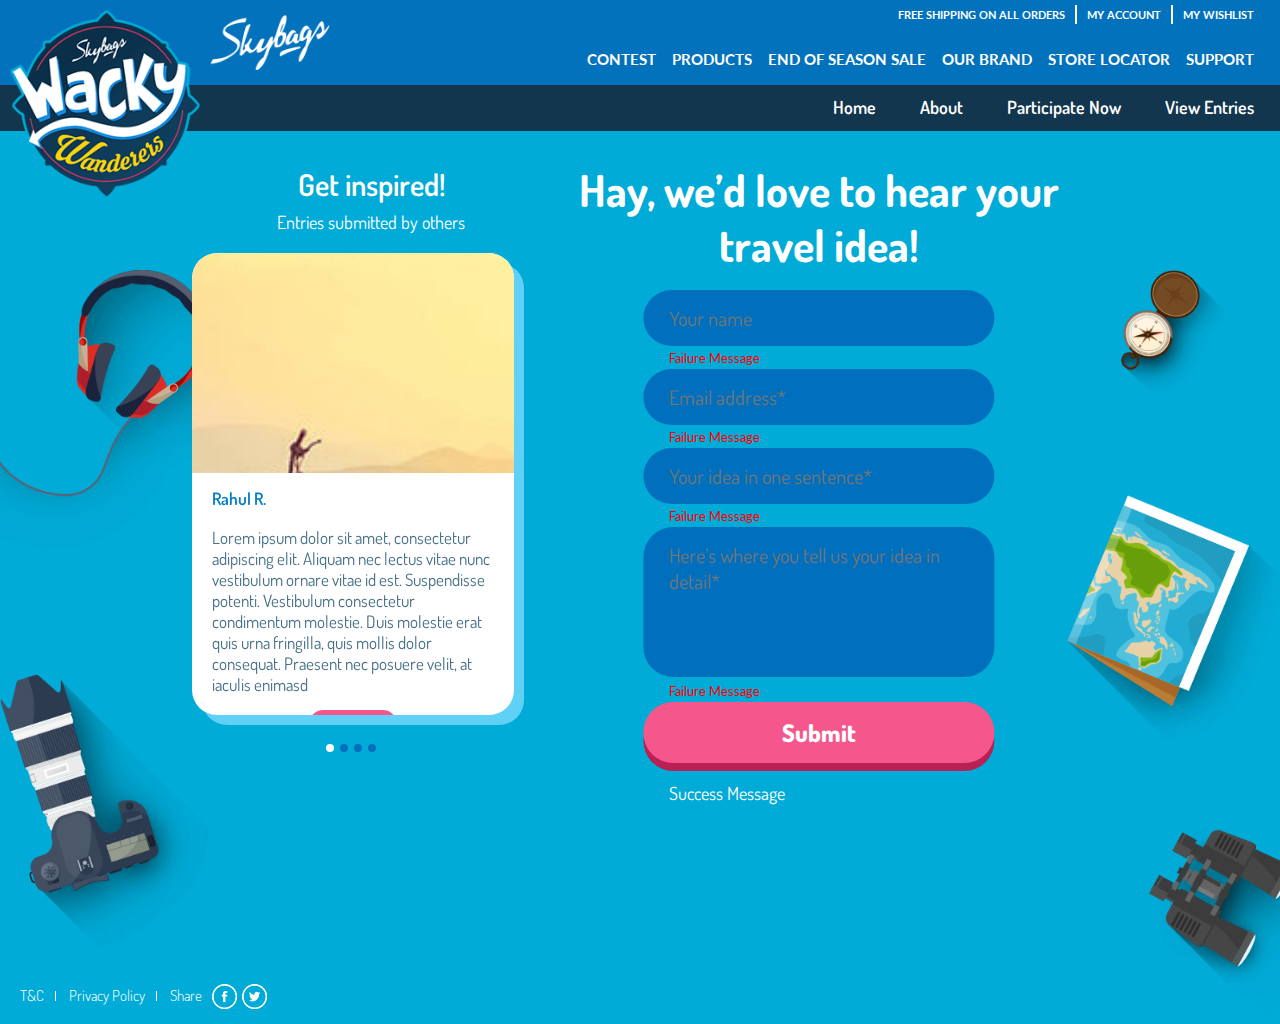
<file: wacky-wanderers/participate.html>
<!doctype html>
<html class="insideSection">
<head>
<meta charset="utf-8">
<meta name="viewport" content="width=device-width,initial-scale=1.0, minimum-scale=1.0, maximum-scale=1.0" />
<title>Skybags - Participate</title>
<link href='https://fonts.googleapis.com/css?family=Dosis:400,600,700|Lato:400,100,300,700,900' rel='stylesheet' type='text/css'>
<link href="css/style.css" rel="stylesheet" type="text/css" />
<link href="css/owl.carousel.css" rel="stylesheet" type="text/css" />
</head>

<body class="participatePge">
  <header>
    <div class="wrapper"> <a href="#" class="logo"></a>
      <div class="right">
        <div id="nav-icon4"> <span></span> <span></span> <span></span> </div>
        <div class="navigation1">
          <ul>
            <li>FREE SHIPPING ON ALL ORDERS</li>
            <li><a href="#">My Account</a></li>
            <li><a href="#">My Wishlist</a></li>
          </ul>
        </div>
        <div class="clear"></div>
        <div class="navigation2">
          <ul>
            <li class="mobileNaviagation"><a href="#">My Account</a></li>
            <li class="mobileNaviagation"><a href="#">My Wishlist</a></li>
            <li class="dropdown"><a href="#">Contest</a>
              <ul>
                <li><a href="#">The Canvas Project 2.0</a></li>
              </ul>
            </li>
            <li class="dropdown"><a href="#">Products</a>
              <ul>
                <li class="dropdown2"><a href="#">Everyday</a>
                  <ul>
                    <li><a href="#">Backpacks</a></li>
                    <li><a href="#">Rucksacks</a></li>
                    <li><a href="#">Casual Bags</a></li>
                    <li><a href="#">Messenger & Slings</a></li>
                  </ul>
                </li>
                <li class="dropdown2"><a href="#">Travel</a>
                  <ul>
                    <li><a href="#">Luggage</a></li>
                    <li><a href="#">Business</a></li>
                    <li><a href="#">Duffles  & Duffle Trolleys</a></li>
                    <li><a href="#">Rucksacks</a></li>
                  </ul>
                </li>
                <li><a href="#">Accessories</a></li>
                <li><a href="#">Super Deals</a></li>
              </ul>
            </li>
            <li><a href="#">End Of Season Sale</a></li>
            <li><a href="#">Our Brand</a></li>
            <li><a href="#">Store Locator</a></li>
            <li class="dropdown"><a href="#">Support</a>
              <ul>
                <li><a href="#">Customer Care</a></li>
                <li><a href="#">Warranty</a></li>
                <li><a href="#">Quality Lab & Testing</a></li>
              </ul>
            </li>
          </ul>
        </div>
      </div>
    </div>
  </header>
<a href="index.html" class="craziestLogo"></a>
<div class="subnavigation">
  <div class="wrapper">
    <ul>
      <li><a href="index.html">Home</a></li>
      <li><a href="about.html">About</a></li>
      <li><a href="participate.html">Participate Now</a></li>
      <li><a href="view-entries.html">View Entries</a></li>
    </ul>
  </div>
  <div class="mobileSubNavigation">
    <ul>
      <li><a href="#">T&C</a></li>
      <li><a href="#">Privacy Policy</a></li>
      <li><a href="javascript:;" class="closeMobileMenu">Close</a></li>
    </ul>
  </div>
</div>
<section>
  <article>
    <div class="pageWrp">
      <div class="participateForm" >
        <h2>Hay, we’d love to hear your travel idea!</h2>
        <div class="formbase">
          <div class="inputBox">
            <input type="text" name="firstname" value="" placeholder="Your name" title="Your name" class="inputText" >
          </div>
          <span class="failureMsg">Failure Message</span>
          <div class="inputBox">
            <input type="text" name="firstname" value="" placeholder="Email address*" title="Email address*" class="inputText" >
          </div>
          <span class="failureMsg">Failure Message</span>
          <div class="inputBox">
            <input type="text" name="firstname" value="" placeholder="Your idea in one sentence*" title="Your idea in one sentence*" class="inputText" >
          </div>
          <span class="failureMsg">Failure Message</span>
          <div class="inputBox">
            <textarea placeholder="Here’s where you tell us your idea in detail*" maxlength="150" title="Here’s where you tell us your idea in detail*" ></textarea>
          </div>
          <span class="failureMsg">Failure Message</span>
          <div class="inputBox">
            <input type="submit" name="" value="Submit" class="submitBtn" >
          </div>
          <span class="sucessMsg">Success Message</span> </div>
      </div>
      <div class="topEntrys">
        <div class="title">
          <h3>Get inspired! </h3>
          <p>Entries submitted by others</p>
        </div>
        <div class="stroryBox"> <a href="view-entries.html" class="strory">
          <div class="imgWrp"><img src="images/story1.jpg" alt=""/></div>
          <div class="content">
            <h3>Rahul R.</h3>
            <p>Lorem ipsum dolor sit amet, consectetur adipiscing elit. Aliquam nec lectus vitae nunc vestibulum ornare vitae id est. Suspendisse potenti. Vestibulum consectetur condimentum molestie. Duis molestie erat quis urna fringilla, quis mollis dolor consequat. Praesent nec posuere velit, at iaculis enimasd</p>
          </div>
          </a> <a href="view-entries.html" class="strory">
          <div class="imgWrp"><img src="images/story2.jpg" alt=""/></div>
          <div class="content">
            <h3>Vinod Vishwakarma</h3>
            <p>Lorem ipsum dolor sit amet, consectetur adipiscing elit. Aliquam nec lectus vitae nunc vestibulum ornare vitae id est. Suspendisse potenti. Vestibulum consectetur condimentum molestie. Duis molestie erat quis urna fringilla, quis mollis dolor consequat. Praesent nec posuere velit, at iaculis enimasd</p>
          </div>
          </a><a href="view-entries.html" class="strory">
          <div class="imgWrp"><img src="images/story3.jpg" alt=""/></div>
          <div class="content">
            <h3>Santosh Kurhade</h3>
            <p>Lorem ipsum dolor sit amet, consectetur adipiscing elit. Aliquam nec lectus vitae nunc vestibulum ornare vitae id est. Suspendisse potenti. Vestibulum consectetur condimentum molestie. Duis molestie erat quis urna fringilla, quis mollis dolor consequat. Praesent nec posuere velit, at iaculis enimasd</p>
          </div>
          </a><a href="view-entries.html" class="strory">
          <div class="imgWrp"><img src="images/story4.jpg" alt=""/></div>
          <div class="content">
            <h3>Rahul R.</h3>
            <p>Lorem ipsum dolor sit amet, consectetur adipiscing elit. Aliquam nec lectus vitae nunc vestibulum ornare vitae id est. Suspendisse potenti. Vestibulum consectetur condimentum molestie. Duis molestie erat quis urna fringilla, quis mollis dolor consequat. Praesent nec posuere velit, at iaculis enimasd</p>
          </div>
          </a> </div>
      </div>
    </div>
    <div class="hedphoneBg elements"><img src="images/hedphone-bg.png"  alt=""/></div>
    <div class="slrBg elements"><img src="images/slr-bg.png"  alt=""/></div>
    <div class="pinBg elements"><img src="images/pin-bg.png"  alt=""/></div>
    <div class="compassBg elements"><img src="images/compass-bg.png"  alt=""/></div>
    <div class="mapBg elements"><img src="images/map-bg.png"  alt=""/></div>
    <div class="binocularsBg elements"><img src="images/binoculars-bg.png"  alt=""/></div>
  </article>
</section>
<div id="shareIcon" class="white">
      <ul>
        <li><a href="javascript:;">T&amp;C</a></li>
        <li><a href="javascript:;">Privacy Policy</a></li>
        <li class="shareOn">Share </li>
        <li><a href="https://www.facebook.com/Skybags" target="_blank" class="fb"> </a></li>
        <li><a href="https://twitter.com/InSkybags" target="_blank" class="twt"> </a></li>
      </ul>
    </div>
<div id="mobileHamburg"> Menu </div>
<script src="js/jquery-1.11.2.min.js" type="text/javascript" language="javascript"></script> 
<script src="js/jquery-migrate-1.2.1.min.js" type="text/javascript" language="javascript"></script> 
<script src="js/owl.carousel.min.js" type="text/javascript" language="javascript"></script> 
<script src="js/common.js" type="text/javascript" language="javascript"></script>
</body>
</html>
</file>
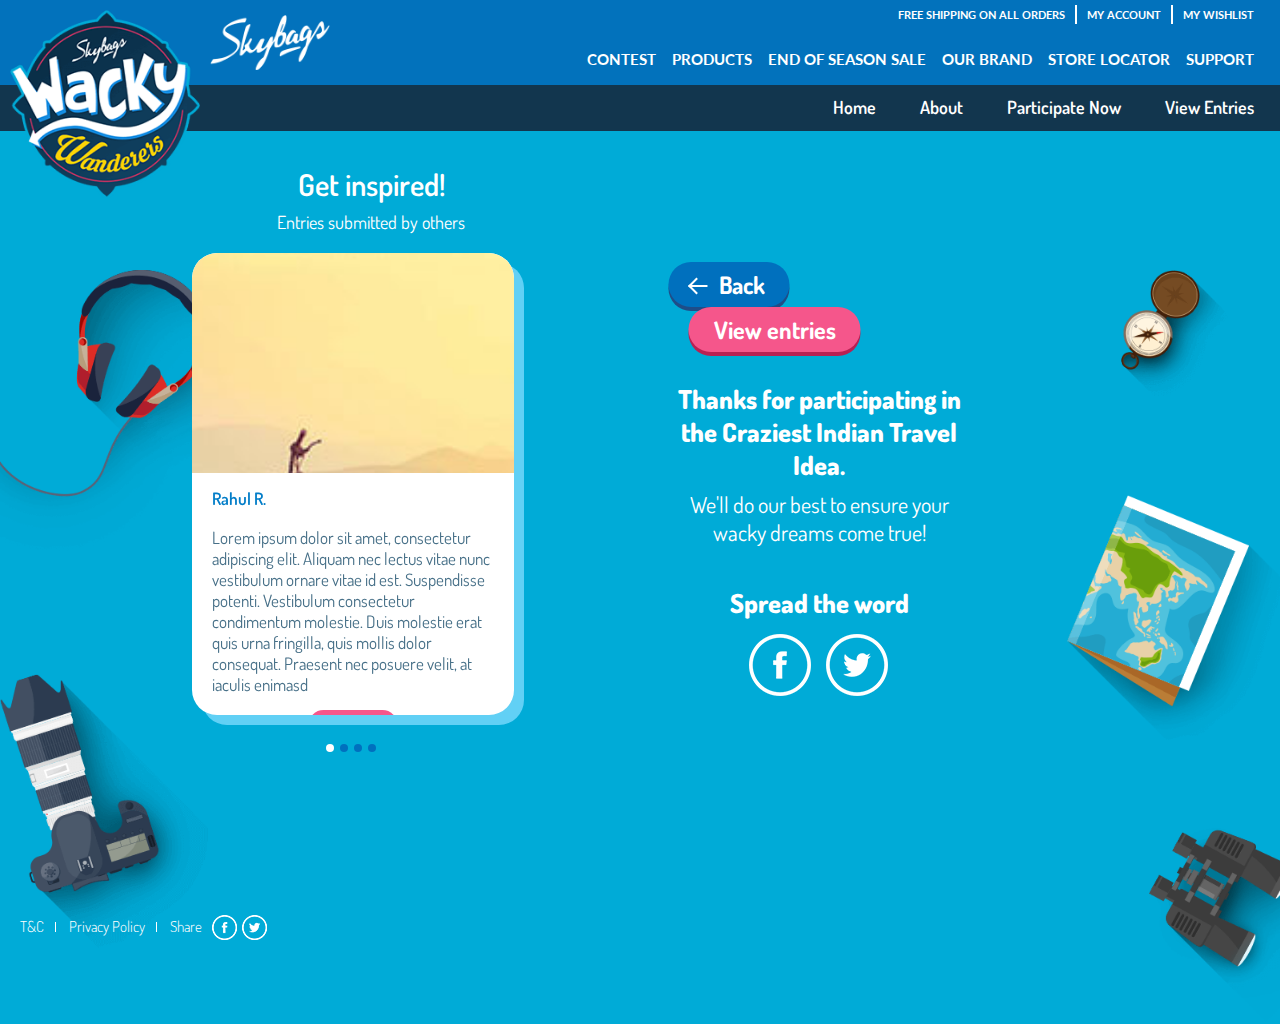
<file: wacky-wanderers/thankyou.html>
<!doctype html>
<html class="insideSection">
<head>
<meta charset="utf-8">
<meta name="viewport" content="width=device-width,initial-scale=1.0, minimum-scale=1.0, maximum-scale=1.0" />
<title>Skybags - Thankyou</title>
<link href='https://fonts.googleapis.com/css?family=Dosis:400,600,700|Lato:400,100,300,700,900' rel='stylesheet' type='text/css'>
<link href="css/style.css" rel="stylesheet" type="text/css" />
<link href="css/owl.carousel.css" rel="stylesheet" type="text/css" />
</head>

<body class="participatePge">
  <header>
    <div class="wrapper"> <a href="#" class="logo"></a>
      <div class="right">
        <div id="nav-icon4"> <span></span> <span></span> <span></span> </div>
        <div class="navigation1">
          <ul>
            <li>FREE SHIPPING ON ALL ORDERS</li>
            <li><a href="#">My Account</a></li>
            <li><a href="#">My Wishlist</a></li>
          </ul>
        </div>
        <div class="clear"></div>
        <div class="navigation2">
          <ul>
            <li class="mobileNaviagation"><a href="#">My Account</a></li>
            <li class="mobileNaviagation"><a href="#">My Wishlist</a></li>
            <li class="dropdown"><a href="#">Contest</a>
              <ul>
                <li><a href="#">The Canvas Project 2.0</a></li>
              </ul>
            </li>
            <li class="dropdown"><a href="#">Products</a>
              <ul>
                <li class="dropdown2"><a href="#">Everyday</a>
                  <ul>
                    <li><a href="#">Backpacks</a></li>
                    <li><a href="#">Rucksacks</a></li>
                    <li><a href="#">Casual Bags</a></li>
                    <li><a href="#">Messenger & Slings</a></li>
                  </ul>
                </li>
                <li class="dropdown2"><a href="#">Travel</a>
                  <ul>
                    <li><a href="#">Luggage</a></li>
                    <li><a href="#">Business</a></li>
                    <li><a href="#">Duffles  & Duffle Trolleys</a></li>
                    <li><a href="#">Rucksacks</a></li>
                  </ul>
                </li>
                <li><a href="#">Accessories</a></li>
                <li><a href="#">Super Deals</a></li>
              </ul>
            </li>
            <li><a href="#">End Of Season Sale</a></li>
            <li><a href="#">Our Brand</a></li>
            <li><a href="#">Store Locator</a></li>
            <li class="dropdown"><a href="#">Support</a>
              <ul>
                <li><a href="#">Customer Care</a></li>
                <li><a href="#">Warranty</a></li>
                <li><a href="#">Quality Lab & Testing</a></li>
              </ul>
            </li>
          </ul>
        </div>
      </div>
    </div>
  </header>
<a href="index.html" class="craziestLogo"></a>
<div class="subnavigation">
  <div class="wrapper">
    <ul>
      <li><a href="index.html" >Home</a></li>
      <li><a href="about.html">About</a></li>
      <li><a href="participate.html">Participate Now</a></li>
      <li><a href="view-entries.html">View Entries</a></li>
    </ul>
  </div>
  <div class="mobileSubNavigation">
    <ul>
      <li><a href="#">T&C</a></li>
      <li><a href="#">Privacy Policy</a></li>
      <li><a href="javascript:;" class="closeMobileMenu">Close</a></li>
    </ul>
  </div>
</div>
<section>
  <article>
    <div class="pageWrp">
      <div class="participateForm" >
        <div class="thankyouWrp">
          <div class="roundBtns"> <a href="participate.html" class="arow"><span></span> Back</a> <a href="view-entries.html" class="pink">View entries</a> </div>
          <h2>Thanks for participating  
            in the Craziest Indian Travel Idea.</h2>
          <p>We'll do our best to ensure your wacky dreams come true!</p>
          <div class="stw">
            <h3>Spread the word</h3>
            <ul>
              <li><a href="https://www.facebook.com/Skybags" target="_blank" class="fb"> </a></li>
              <li><a href="https://twitter.com/InSkybags" target="_blank" class="twt"> </a></li>
            </ul>
          </div>
        </div>
      </div>
      <div class="topEntrys">
        <div class="title">
          <h3>Get inspired! </h3>
          <p>Entries submitted by others</p>
        </div>
        <div class="stroryBox"> <a href="view-entries.html" class="strory">
          <div class="imgWrp"><img src="images/story1.jpg" alt=""/></div>
          <div class="content">
            <h3>Rahul R.</h3>
            <p>Lorem ipsum dolor sit amet, consectetur adipiscing elit. Aliquam nec lectus vitae nunc vestibulum ornare vitae id est. Suspendisse potenti. Vestibulum consectetur condimentum molestie. Duis molestie erat quis urna fringilla, quis mollis dolor consequat. Praesent nec posuere velit, at iaculis enimasd</p>
          </div>
          </a> <a href="view-entries.html" class="strory">
          <div class="imgWrp"><img src="images/story2.jpg" alt=""/></div>
          <div class="content">
            <h3>Vinod Vishwakarma</h3>
            <p>Lorem ipsum dolor sit amet, consectetur adipiscing elit. Aliquam nec lectus vitae nunc vestibulum ornare vitae id est. Suspendisse potenti. Vestibulum consectetur condimentum molestie. Duis molestie erat quis urna fringilla, quis mollis dolor consequat. Praesent nec posuere velit, at iaculis enimasd</p>
          </div>
          </a><a href="view-entries.html" class="strory">
          <div class="imgWrp"><img src="images/story3.jpg" alt=""/></div>
          <div class="content">
            <h3>Santosh Kurhade</h3>
            <p>Lorem ipsum dolor sit amet, consectetur adipiscing elit. Aliquam nec lectus vitae nunc vestibulum ornare vitae id est. Suspendisse potenti. Vestibulum consectetur condimentum molestie. Duis molestie erat quis urna fringilla, quis mollis dolor consequat. Praesent nec posuere velit, at iaculis enimasd</p>
          </div>
          </a><a href="view-entries.html" class="strory">
          <div class="imgWrp"><img src="images/story4.jpg" alt=""/></div>
          <div class="content">
            <h3>Rahul R.</h3>
            <p>Lorem ipsum dolor sit amet, consectetur adipiscing elit. Aliquam nec lectus vitae nunc vestibulum ornare vitae id est. Suspendisse potenti. Vestibulum consectetur condimentum molestie. Duis molestie erat quis urna fringilla, quis mollis dolor consequat. Praesent nec posuere velit, at iaculis enimasd</p>
          </div>
          </a> </div>
      </div>
    </div>
    <div class="hedphoneBg elements"><img src="images/hedphone-bg.png"  alt=""/></div>
    <div class="slrBg elements"><img src="images/slr-bg.png"  alt=""/></div>
    <div class="pinBg elements"><img src="images/pin-bg.png"  alt=""/></div>
    <div class="compassBg elements"><img src="images/compass-bg.png"  alt=""/></div>
    <div class="mapBg elements"><img src="images/map-bg.png"  alt=""/></div>
    <div class="binocularsBg elements"><img src="images/binoculars-bg.png"  alt=""/></div>
  </article>
</section>
<div id="shareIcon" class="white">
      <ul>
        <li><a href="javascript:;">T&amp;C</a></li>
        <li><a href="javascript:;">Privacy Policy</a></li>
        <li class="shareOn">Share </li>
        <li><a href="https://www.facebook.com/Skybags" target="_blank" class="fb"> </a></li>
        <li><a href="https://twitter.com/InSkybags" target="_blank" class="twt"> </a></li>
      </ul>
    </div>
<div id="mobileHamburg"> Menu </div>
<script src="js/jquery-1.11.2.min.js" type="text/javascript" language="javascript"></script> 
<script src="js/jquery-migrate-1.2.1.min.js" type="text/javascript" language="javascript"></script> 
<script src="js/owl.carousel.min.js" type="text/javascript" language="javascript"></script> 
<script src="js/common.js" type="text/javascript" language="javascript"></script>
</body>
</html>
</file>
<file: wacky-wanderers/css/style.css>
/********** Reset CSS End ******/
body { font-size: 62.5%; font-family: Arial, Helvetica, sans-serif; -webkit-font-smoothing: antialiased; }
body, p, h1, h2, h3, h4, h5, h6, ul, ol, li, input { margin: 0; padding: 0; list-style: none; }
a { text-decoration: none; outline: none; color: #2d3e50 }
a.selected { color: #333; cursor: default; }
a:hover.selected { text-decoration: none; }
img { border: none; }
html { width: 100%; height: 100%; overflow-x: hidden; -webkit-text-size-adjust: 100%; }
p, input { font-size: 1.1em; }
h1 { font-size: 1.8em; line-height: 1.2em; }
h2 { font-size: 1.5em; }
h3, h3 a, h4, h4 a, h5, h5 a, h6, h6 a { font-size: 1.2em; }
h3 a, h4 a, h5 a, h6 a { font-size: 1em; text-decoration: underline; }
table, table tr td, table tr th { border: none }
.clearfix:after { content: "."; clear: both; visibility: hidden; line-height: 0; height: 0; }
* html .clearfix { height: 1%; }
* { -webkit-tap-highlight-color: rgba(0, 0, 0, 0); border: none; -webkit-border-radius: 0; }
.clear { font-size: 1%; height: 0; line-height: 0; width: 0; float: none; clear: both; }
html[xmlns] .clearfix {/*display: block;*/ }
input { outline: none; -webkit-appearance: none; }
article, aside, canvas, details, figcaption, figure, footer, header, hgroup, menu, nav, section, summary, mark { display: block; width: 100%; }
.right { float: right; }
body { margin: 0; padding: 0; font-family: 'Lato'; }
a { transition: all 0.2s ease-in-out; -webkit-transition: all 0.2s ease-in-out; -moz-transition: all 0.2s ease-in-out; -ms-transition: all 0.2s ease-in-out; -o-transition: all 0.2s ease-in-out; }
.white li .fb, .white li .twt, .blue li .fb, .blue li .twt { background: url(../images/sprite-bgs.png) no-repeat 0 0; height: 25px; width: 25px; float: left }
.white li .fb { background-position: 0 0 }
.white li .twt { background-position: 0 -33px }
.blue li .fb { background-position: -30px 0 }
.blue li .twt { background-position: -30px -33px }
.white li .fb:hover, .white li .twt:hover, .blue li .fb:hover, .blue li .twt:hover { transition: all ease .5s; transform: translateY(-5px) }
.shareIcon { position: fixed; bottom: 15px; left: 20px; z-index: 10; }
.shareIcon ul li { float: left; margin-right: 7px; font-family: 'Dosis', sans-serif; color: #fff; font-size: 16px; font-weight: 300; }
.shareIcon ul li:first-child { margin-top: 2px; }
/* olivier */
@font-face { font-family: 'olivier'; src: url('../fonts/olivier.eot'); src: url('../fonts/olivier.eot?#iefix') format('embedded-opentype'), url('../fonts/olivier.woff2') format('woff2'), url('../fonts/olivier.woff') format('woff'), url('../fonts/olivier.ttf') format('truetype'); font-weight: normal; font-style: normal; }
/* arista */
@font-face { font-family: 'arista'; src: url('../fonts/arista2.0.eot'); src: url('../fonts/arista2.0.eot?#iefix') format('embedded-opentype'), url('../fonts/arista2.0.woff2') format('woff2'), url('../fonts/arista2.0.woff') format('woff'), url('../fonts/arista2.0.ttf') format('truetype'); font-weight: normal; font-style: normal; }
/********** Reset CSS End ******/
.wrapper, body, section, .homeArticle { height: 100%; }
.homeArticle .midWrapper, .homeArticle .midWrapper .midWrap { height: 100%; }
a.logo { background: url(../images/skybags-logo3.png) no-repeat; background-size: cover; width: 120px; height: 55px; float: left; margin: 15px 0; position: relative; left: 5%; }
.navigation { float: right; margin: 0; position: fixed; right: -400px; top: 0; width: 400px; background-color: #fff; height: 100%; padding: 0; box-sizing: border-box; z-index: 5; transition: all 0.5s ease-in-out; -webkit-transition: all 0.5s ease-in-out; -ms-transition: all 0.5s ease-in-out; -moz-transition: all 0.5s ease-in-out; -o-transition: all 0.5s ease-in-out; }
.navigation a.close { width: 20px; height: 20px; position: absolute; right: 25px; top: 35px; float: right; }
.navigation a.close:before, .navigation a.close:after { content: ''; position: absolute; height: 1px; width: 100%; top: 50%; left: 0; background: #136699; }
.navigation a.close:before { -webkit-transform: rotate(45deg); -moz-transform: rotate(45deg); -ms-transform: rotate(45deg); -o-transform: rotate(45deg); transform: rotate(45deg); }
.navigation a.close:after { -webkit-transform: rotate(-45deg); -moz-transform: rotate(-45deg); -ms-transform: rotate(-45deg); -o-transform: rotate(-45deg); transform: rotate(-45deg); }
.navigation a:hover.close { width: 30px; height: 30px; right: 20px; top: 30px; }
.navigation .box { width: 100%; height: 100%; display: table; }
.navigation .box .content { width: 100%; height: 100%; display: table-cell; vertical-align: middle; }
.navigation li { float: left; width: 100%; transition: all 0.7s ease-in-out; -webkit-transition: all 0.7s ease-in-out; -moz-transition: all 0.7s ease-in-out; -ms-transition: all 0.7s ease-in-out; -o-transition: all 0.7s ease-in-out; transition-delay: 0.1s; -webkit-transition-delay: 0.1s; -moz-transition-delay: 0.1s; -ms-transition-delay: 0.1s; -o-transition-delay: 0.1s; margin-bottom: 55px; }
.navigation li:last-child { margin-bottom: 0; }
.navigation li a { font-size: 26px; color: #025b92; font-weight: 300; padding: 0 30px 0 120px; display: block; position: relative; }
.navigation li a:before { position: absolute; top: 50%; left: 0; content: ""; height: 1px; background-color: #70a2c1; width: 0; transition: all 0.2s ease-in-out; -webkit-transition: all 0.2s ease-in-out; -moz-transition: all 0.2s ease-in-out; -ms-transition: all 0.2s ease-in-out; -o-transition: all 0.2s ease-in-out; }
.navigation li a:hover:before { width: 100px; }
.navigation li a.active { font-weight: 700; }
.navigation li a.active:before { width: 20px; left: 80px; background-color: #025b92; }
.navigation li:nth-child(4) { display: none; }
.navigation .box .socialLinks { position: absolute; bottom: 20px; width: 100%; left: 0; text-align: center; font-size: 15px; color: #025b92; }
.navigation .box .socialLinks span { position: relative; top: -6px; right: 10px; }
.navigation .box .socialLinks a { background-repeat: no-repeat; background-size: cover; width: 25px; height: 25px; display: inline-block; margin: 0 5px; }
.navigation .box .socialLinks a.facebook { background-image: url(../images/facebookSocial.png); }
.navigation .box .socialLinks a.twitter { background-image: url(../images/twitterSocial.png); }
.navigation .box .socialLinks a.insta { background-image: url(../images/instaSocial.png); }
.navigation.preview { right: -370px; }
.navigation.open { right: 0; }
#nav-icon4 { width: 28px; height: 24px; margin-top: 24px; z-index: 2; float: right; -webkit-transform: rotate(0deg); -moz-transform: rotate(0deg); -o-transform: rotate(0deg); transform: rotate(0deg); -webkit-transition: .5s ease-in-out; -moz-transition: .5s ease-in-out; -o-transition: .5s ease-in-out; transition: .5s ease-in-out; cursor: pointer; display: none; }
#nav-icon4 span { display: block; position: absolute; height: 3px; width: 100%; background: #bee5ff; opacity: 1; left: 0; -webkit-transform: rotate(0deg); -moz-transform: rotate(0deg); -o-transform: rotate(0deg); transform: rotate(0deg); transition: .25s ease-in-out; -webkit-transition: .25s ease-in-out; -moz-transition: .25s ease-in-out; -ms-transition: .25s ease-in-out; -o-transition: .25s ease-in-out; }
#nav-icon4 span:nth-child(1), #nav-icon4 span:nth-child(2), #nav-icon4 span:nth-child(3) { -webkit-transform-origin: left center; -moz-transform-origin: left center; -ms-transform-origin: left center; -o-transform-origin: left center; transform-origin: left center; }
#nav-icon4 span:nth-child(1) { top: 0px; }
#nav-icon4 span:nth-child(2) { top: 8px; }
#nav-icon4 span:nth-child(3) { top: 16px; }
#nav-icon4 span:nth-child(4) { top: 2px; font-size: 13px; color: #fff; font-weight: 400; letter-spacing: 2px; text-transform: uppercase; background: none; opacity: 0; }
#nav-icon4.open span:nth-child(1) { -webkit-transform: rotate(45deg); -moz-transform: rotate(45deg); -ms-transform: rotate(45deg); -o-transform: rotate(45deg); transform: rotate(45deg); /*top: -3px;*/ left: 0; }
#nav-icon4.open span:nth-child(2) { width: 0%; opacity: 0; }
#nav-icon4.open span:nth-child(3) { -webkit-transform: rotate(-45deg); -moz-transform: rotate(-45deg); -ms-transform: rotate(-45deg); -o-transform: rotate(-45deg); transform: rotate(-45deg); top: 20px; left: 0; }
header { background-color: #0272bc; position: fixed; top: 0; left: 0; padding: 0; z-index: 99; box-sizing: border-box; }
header .navigation1 { float: right; margin: 5px 0 0 0; }
header .navigation1 ul li { float: left; padding: 3px 10px; font-size: 11px; color: #fff; text-align: center; text-transform: uppercase; font-weight: 700; border-right: 2px solid #fff; }
header .navigation1 ul li a { padding: 15px 0; color: #fff; }
header .navigation1 ul li a:hover { color: #f5b32d; }
header .navigation1 ul li:last-child { border: none; padding-right: 0; }
header .navigation2 { float: right; margin: 26px 0 0 0; }
header .navigation2 ul li { float: left; margin: 0 12px; position: relative; }
header .navigation2 ul li:last-child { margin-right: 0; }
header .navigation2 ul li.mobileNaviagation { display: none; }
header .navigation2 ul li a { padding: 15px 0; font-size: 15px; color: #fff; text-align: center; text-transform: uppercase; border-bottom: 2px solid #0272bc; font-weight: 700; }
header .navigation2 ul li a:hover { border-bottom: 2px solid #f5b32d; }
header .navigation2 ul li a.active { border-bottom: 2px solid #f5b32d; }
header .navigation2 ul li.dropdown:hover ul { visibility: visible; opacity: 1; }
header .navigation2 ul li.dropdown:hover a { border-bottom: 2px solid #f5b32d }
header .navigation2 ul li.dropdown ul { background-color: #fff; float: left; position: absolute; top: 34px; left: -15px; width: 212px; border: 1px solid #cccccc; padding: 6px 0; visibility: hidden; opacity: 0; transition: all 0.2s ease-in-out; -webkit-transition: all 0.2s ease-in-out; -moz-transition: all 0.2s ease-in-out; -ms-transition: all 0.2s ease-in-out; -o-transition: all 0.2s ease-in-out; }
header .navigation2 ul li.dropdown ul li { float: left; width: 100%; position: relative; box-sizing: border-box; margin: 0; }
header .navigation2 ul li.dropdown ul li.dropdown2:after { position: absolute; top: 50%; right: 10px; content: ""; margin-top: -6px; }
header .navigation2 ul li.dropdown ul li a { padding: 7px 15px; font-size: 15px; color: #9b9b9b; text-align: left; text-transform: none; border-bottom: none; font-weight: 400; float: left; width: 100%; box-sizing: border-box; border: 0 !important; }
header .navigation2 ul li.dropdown ul li a:hover { color: #ef5c47; }
header .navigation2 ul li.dropdown ul li.dropdown2:hover:after { background-image: url(../images/dropdow-arrow.png); background-repeat: no-repeat; width: 15px; height: 13px; }
header .navigation2 ul li.dropdown ul li.dropdown2:hover ul { visibility: visible; opacity: 1; }
header .navigation2 ul li.dropdown ul li.dropdown2 ul { background-color: #efefef; top: -7px; left: 213px; border: 1px solid #efefef; visibility: hidden; opacity: 0; transition: all 0.2s ease-in-out; -webkit-transition: all 0.2s ease-in-out; -moz-transition: all 0.2s ease-in-out; -ms-transition: all 0.2s ease-in-out; -o-transition: all 0.2s ease-in-out; }
header .navigation2 ul li.dropdown ul li.dropdown2 ul li { float: left; width: 100%; position: relative; box-sizing: border-box; margin: 0; }
header .navigation2 ul li:last-child.dropdown ul { right: 0; left: auto; }
header .wrapper { width: 1500px; margin: 0 auto; }
article { -webkit-box-sizing: border-box; -ms-box-sizing: border-box; -o-box-sizing: border-box; box-sizing: border-box; padding-top: 85px; height: 100%; }
ul.sectionBullet { width: auto; float: left; position: fixed; top: 50%; right: 20px; transition: all ease 0.3s; -webkit-transition: all ease 0.3s; -moz-transition: all ease 0.3s; -o-transition: all ease 0.3s; z-index: 9 }
ul.sectionBullet.menuActivate { right: -100%; transition: all ease 0.3s; -webkit-transition: all ease 0.3s; -moz-transition: all ease 0.3s; -o-transition: all ease 0.3s; }
ul.sectionBullet li { width: auto; height: auto; margin: 15px 0; position: relative; cursor: pointer; padding: 0; text-align: right; }
ul.sectionBullet li a:after { content: ''; display: block; position: absolute; right: 4px; width: 10px; height: 10px; background: #0070bf; top: 50%; margin-top: -2px; border-radius: 50%; }
ul.sectionBullet li a:before { content: ''; display: block; position: absolute; right: 4px; width: 10px; height: 10px; top: 50%; margin-top: -2px; border-radius: 50%; background: #0070bf; box-sizing: border-box; transition: all ease 0.3s; -webkit-transition: all ease 0.3s; -moz-transition: all ease 0.3s; -o-transition: all ease 0.3s; }
ul.sectionBullet li a:hover:before, ul.sectionBullet li.active a:before { width: 20px; height: 20px; right: -1px; margin-top: -7px }
ul.sectionBullet li a { color: #0272bc; font-size: 1.2em; text-transform: uppercase; transition: all ease 0.1s; -webkit-transition: all ease 0.1s; -moz-transition: all ease 0.1s; -o-transition: all ease 0.1s; padding: 0 25px 0 0 }
ul.sectionBullet li a span { opacity: 0; transition: all ease 0.3s; -webkit-transition: all ease 0.3s; -moz-transition: all ease 0.3s; -o-transition: all ease 0.3s; }
ul.sectionBullet li a:hover, ul.sectionBullet li.active a { color: #0272bc }
ul.sectionBullet:hover li a span { opacity: 1 }
ul.sectionBullet.journey1Theme li a:before, ul.sectionBullet.journey1Theme li a:after { background: #64a092; }
ul.sectionBullet.journey2Theme li a:before, ul.sectionBullet.journey2Theme li a:after { background: #dc5a52; }
ul.sectionBullet.journey3Theme li a:before, ul.sectionBullet.journey3Theme li a:after { background: #18bdba; }
/*journey1 Css Start*/
#journey1 p.disclaimer, #journey2 p.disclaimer, #journey3 p.disclaimer { position: absolute; right: 5px; bottom: 10px; font-size: 10px; z-index: 10; color: #000; }
#journey3 p.disclaimer { color: #fff; }
.journeyBody, #journey1, #journey2, #journey4 { overflow: hidden; }
#journey1 { background: #a6dacb; }
#journey2 { background: #ccc; }
#journey4 { background: #00abd7; }
#journey1 .skating .mountainWrp, #journey1 .skating .sunshadow, #journey1 .skating .hillWrp, #journey1 .skating .treeWrap.layb, #journey1 .skating .snowLay, #journey1 .skating .treeWrap.layf, #journey1 .skating .snowbreeze, #journey1 .skating .snowball, #journey1 .skating .snowball .svgImg, #journey1 .skating .snowball:after, #journey1 .skating .blast, #journey1 .skating .blast .svgImg, #journey1 .skating .explod, #journey1 .skating .explod .svgImg, #journey1 .skating .skiingWrap, #journey1 .skating .skiin { position: absolute; }
#journey1 .skating, #journey1 .skating .mountainWrp, #journey1 .skating .treeWrap.layb, #journey1 .skating .snowLay, #journey1 .skating .treeWrap.layf, #journey1 .skating .snowball .svgImg { width: 100%; height: 100% }
#journey1 .skating { float: left; overflow: hidden; background: #A5D9CA; position: relative }
/*Clouds Css Start*/
#journey1 .skating .cloudsWrp { float: left; width: 100%; height: 192px; position: absolute; top: 0; left: 0; }
#journey1 .skating .cloud1, #journey1 .skating .cloud2 { animation: cloud1 10s linear infinite; -webkit-animation: cloud1 10s linear infinite; -moz-animation: cloud1 10s linear infinite; -ms-animation: cloud1 10s linear infinite; -o-animation: cloud1 10s linear infinite; -webkit-perspective: 1000; }
#journey1 .skating .cloud2 { animation-name: cloud2; -webkit-animation-name: cloud2; -moz-animation-name: cloud2; -ms-animation-name: cloud2; -o-animation-name: cloud2; }
@keyframes cloud1 {
from, to {transform: translateX(100px);}
50% {transform: translateX(0);}
}
@-webkit-keyframes cloud1 {
from, to {-webkit-transform: translateX(100px);transform: translateX(100px);}
50% {-webkit-transform: translateX(0);transform: translateX(0);}
}
@-moz-keyframes cloud1 {
from, to {-moz-transform: translateX(100px);transform: translateX(100px);}
50% {-moz-transform: translateX(0);transform: translateX(0);}
}
@-moz-keyframes cloud1 {
from, to {-o-transform: translateX(100px);transform: translateX(100px);}
50% {-o-transform: translateX(0);transform: translateX(0);}
}
@keyframes cloud2 {
from, to {transform: translateX(-100px);}
50% {transform: translateX(0);}
}
@-webkit-keyframes cloud2 {
from, to {-webkit-transform: translateX(-100px);transform: translateX(-100px);}
50% {-webkit-transform: translateX(0);transform: translateX(0);}
}
@-moz-keyframes cloud2 {
from, to {-moz-transform: translateX(-100px);transform: translateX(-100px);}
50% {-moz-transform: translateX(0);transform: translateX(0);}
}
@-o-keyframes cloud2 {
from, to {-o-transform: translateX(-100px);transform: translateX(-100px);}
50% {-o-transform: translateX(0);transform: translateX(0);}
}
/*Clouds Css End*/
/*mountain Canvas Css Start*/
#journey1 .skating .sunshadow { background: url(../images/sunshadow.svg) no-repeat top right; top: 0%; right: 20%; width: 80%; height: 80%; display: inline-block; }
#journey1 .skating .mountainWrp { background: url(../images/skeing_mountain.svg) no-repeat left bottom; bottom: 0; left: 0; height: 90%; display: inline-block; }
/*Varun DP*/
.storyImg .banner { position: relative; }
.storyImg.varunDp .banner:after { content: ''; position: absolute; width: 130px; height: 130px; background: url(../images/varunDp.png) no-repeat 0 0; bottom: 2%; left: 2%; border: 5px solid #fff; border-radius: 100%; /*-webkit-transform: rotate(-8deg); -moz-transform: rotate(-8deg); -ms-transform: rotate(-8deg); -o-transform: rotate(-8deg); transform: rotate(-8deg);*/ }

@media all and (-ms-high-contrast: none), (-ms-high-contrast: active) {
#journey1 .skating .mountainWrp { bottom: -10%; }
}
#journey1 .skating .hillWrp { background: #EDF2F3; width: 120%; height: 100%; top: 50%; -webkit-transform: rotate(-25deg); -moz-transform: rotate(-25deg); -ms-transform: rotate(-25deg); -o-transform: rotate(-25deg); transform: rotate(-25deg); left: 5%; }
#journey1 .skating .snowLay { background: url(../images/snowbg.svg) repeat-x 0 10%; top: 0; left: 0; -webkit-perspective: 1000; }
#journey1 .skating .snowLay.ie9 { background: url(../images/snowbg.png) repeat-x 0 10%; }
#journey1 .skating .treeWrap.layb.ie9 { background: url(../images/treeBck.png) repeat-x 0 0; }
#journey1 .skating .treeWrap.layf.ie9 { background: url(../images/treefnt.png) no-repeat left top; }
#journey1 .skating .treeWrap.layb { background: url(../images/treeBck.svg) repeat-x 0 0; top: -259px; left: -100%; height: 259px; width: 1788px; animation: treeBck 12s linear infinite; -webkit-animation: treeBck 12s linear infinite; -moz-animation: treeBck 12s linear infinite; -ms-animation: treeBck 12s linear infinite; -o-animation: treeBck 12s linear infinite; -webkit-perspective: 1000; }
#journey1 .skating .treeWrap.layf { background: url(../images/treefnt.svg) no-repeat left top; top: -30%; left: -100%; animation: treefnt 4s linear infinite; -webkit-animation: treefnt 4s linear infinite; -moz-animation: treefnt 4s linear infinite; -ms-animation: treefnt 4s linear infinite; -o-animation: treefnt 4s linear infinite; -webkit-perspective: 1000; }
/*snowbreeze*/
#journey1 .skating .snowbreeze { top: -75px; left: -100%; animation: snowbreeze 10s linear infinite; -webkit-animation: snowbreeze 10s linear infinite; -moz-animation: snowbreeze 10s linear infinite; -ms-animation: snowbreeze 10s linear infinite; -o-animation: snowbreeze 10s linear infinite; -webkit-perspective: 1000; display: inline-block; }
#journey1 .skating .snowbreeze .svgImg { background: url(../images/snowbreeze.svg) no-repeat 0 0; width: 300px; height: 180px; -webkit-transform: rotate(27deg); -moz-transform: rotate(27deg); -ms-transform: rotate(27deg); -o-transform: rotate(27deg); transform: rotate(27deg); display: inline-block; }
#journey1 .skating .snowbreeze.ie9, .iPadActive #journey1 .skating .snowbreeze { display: none; }
/*skiingWrap*/
#journey1 .skating .skiingWrap { right: 35%; top: -164px; width: 280px; height: 164px; animation: skiingWrap 1s linear 1; -webkit-animation: skiingWrap 1s linear 1; -moz-animation: skiingWrap 1s linear 1; -ms-animation: skiingWrap 1s linear 1; -o-animation: skiingWrap 1s linear 1; display: inline-block; -webkit-perspective: 1000; }
#journey1 .skating .skiin { width: 280px; height: 164px; bottom: 0; left: 0; margin: auto; transition: all ease 0; -webkit-transition: all ease 0; -moz-transition: all ease 0; -ms-transition: all ease 0; -o-transition: all ease 0; display: inline-block; }
#journey1 .skating .skiin .img { background: url("../images/skiin.png") no-repeat left bottom; width: 280px; height: 164px; display: inline-block; }
#journey1 .skating .skiin.jumping { left: 0px; animation: jump 4.0s linear; -webkit-animation: jump 4.0s linear; -o-animation: jump 4.0s linear; -moz-animation: jump 4.0s linear; -ms-animation: jump 4.0s linear; display: inline-block; -webkit-perspective: 1000; }
 @keyframes jump {
0% {transform:rotate(0deg);bottom: 0px;left: 0px;}
3% {transform:rotate(9deg);bottom: 3px;left: -20px;}
5% {transform:rotate(21deg);bottom:15px;left: -85px;}
10% {transform:rotate(27deg);bottom:90px;left: -130px;}
15% {transform:rotate(30deg);bottom: 157px;left: -190px;}
18% {transform:rotate(60deg);bottom: 170px;left: -205px;}
25% {transform:rotate(120deg);bottom: 205px;left: -220px;}
40% {transform:rotate(360deg);bottom: 150px;left: -140px;}
50% {transform:rotate(360deg);bottom: 0px;left: 0px;}
100% {transform:rotate(360deg);bottom: 0px;left: 0px;}
}
@-webkit-keyframes jump {
0% {-webkit-transform:rotate(0deg);bottom: 0px;left: 0px;}
3% {-webkit-transform:rotate(9deg);bottom: 3px;left: -20px;}
5% {-webkit-transform:rotate(21deg);bottom:15px;left: -85px;}
10% {-webkit-transform:rotate(27deg);bottom:90px;left: -130px;}
15% {-webkit-transform:rotate(30deg);bottom: 157px;left: -190px;}
18% {-webkit-transform:rotate(60deg);bottom: 170px;left: -205px;}
25% {-webkit-transform:rotate(120deg);bottom: 205px;left: -220px;}
40% {-webkit-transform:rotate(360deg);bottom: 150px;left: -140px;}
50% {-webkit-transform:rotate(360deg);bottom: 0px;left: 0px;}
100% {-webkit-transform:rotate(360deg);bottom: 0px;left: 0px;}
}
@-o-keyframes jump {
0% {-o-transform:rotate(0deg);bottom: 0px;left: 0px;}
3% {-o-transform:rotate(9deg);bottom: 3px;left: -20px;}
5% {-o-transform:rotate(21deg);bottom:15px;left: -85px;}
10% {-o-transform:rotate(27deg);bottom:90px;left: -130px;}
15% {-o-transform:rotate(30deg);bottom: 157px;left: -190px;}
18% {-o-transform:rotate(60deg);bottom: 170px;left: -205px;}
25% {-o-transform:rotate(120deg);bottom: 205px;left: -220px;}
40% {-o-transform:rotate(360deg);bottom: 150px;left: -140px;}
50% {-o-transform:rotate(360deg);bottom: 0px;left: 0px;}
100% {-o-transform:rotate(360deg);bottom: 0px;left: 0px;}
}
@-moz-keyframes jump {
0% {-moz-transform:rotate(0deg);bottom: 0px;left: 0px;}
3% {-moz-transform:rotate(9deg);bottom: 3px;left: -20px;}
5% {-moz-transform:rotate(21deg);bottom:15px;left: -85px;}
10% {-moz-transform:rotate(27deg);bottom:90px;left: -130px;}
15% {-moz-transform:rotate(30deg);bottom: 157px;left: -190px;}
18% {-moz-transform:rotate(60deg);bottom: 170px;left: -205px;}
25% {-moz-transform:rotate(120deg);bottom: 205px;left: -220px;}
40% {-moz-transform:rotate(360deg);bottom: 150px;left: -140px;}
50% {-moz-transform:rotate(360deg);bottom: 0px;left: 0px;}
100% {-moz-transform:rotate(360deg);bottom: 0px;left: 0px;}
}
/*snowball*/
#journey1 .skating .snowball, #journey1 .skating .blast, #journey1 .skating .explod { top: -145px; right: 27%; width: 150px; height: 150px; -webkit-transform: scale(1.5) rotate(25deg); -moz-transform: scale(1.5) rotate(25deg); -ms-transform: scale(1.5) rotate(25deg); -o-transform: scale(1.5) rotate(25deg); transform: scale(1.5) rotate(25deg); -webkit-transform-origin: bottom; -moz-transform-origin: bottom; -ms-transform-origin: bottom; -o-transform-origin: bottom; transform-origin: bottom; }
#journey1 .skating .snowball { animation: snowballRot 1.5s linear 1; -webkit-animation: snowballRot 1.5s linear 1; -moz-animation: snowballRot 1.5s linear 1; -ms-animation: snowballRot 1.5s linear 1; -o-animation: snowballRot 1.5s linear 1; }
#journey1 .skating .snowball:after { content: ''; position: absolute; right: 0; top: 0; }
#journey1 .skating .snowball .snowParticles { opacity: 0; transition: all ease .5s; -webkit-transition: all ease .5s; -moz-transition: all ease .5s; -ms-transition: all ease .5s; -o-transition: all ease .5s; }
#journey1 .skating .snowball .svgImg { background: url(../images/snowball.svg) no-repeat 0 bottom; background-size: cover; top: 0; left: 0; animation: snowball 1s linear infinite; -webkit-animation: snowball 5s linear infinite; -moz-animation: snowball 5s linear infinite; -ms-animation: snowball 5s linear infinite; -o-animation: snowball 5s linear infinite; }
#journey1 .skating .snowball:after { content: ''; background: url(../images/snowballshadow.svg) no-repeat 0 0; width: 100px; height: 50px; left: 40%; top: 110px; }
#journey1 .skating .snowball .bounce { height: 100%; width: 100%; position: absolute; top: -2px; left: 0; animation: snowbounce .2s linear infinite; -webkit-animation: snowbounce .2s linear infinite; -moz-animation: snowbounce .2s linear infinite; -o-animation: snowbounce .2s linear infinite; -webkit-transform: translateY(0); -moz-transform: translateY(0); -ms-transform: translateY(0); -o-transform: translateY(0); transform: translateY(0); z-index: 1 }
@keyframes snowbounce {
100% {transform: translateY(-2px);}
}
@-webkit-keyframes snowbounce {
100% {-webkit-transform: translateY(-2px);transform: translateY(-2px);}
}
@-moz-keyframes snowbounce {
100% {-moz-transform: translateY(-2px);transform: translateY(-2px);}
}
@-o-keyframes snowbounce {
100% {-o-transform: translateY(-2px);transform: translateY(-2px);}
}
#journey1 .skating .blast .snowParticles { opacity: 1; position: absolute; top: 0%; left: 0%; transition: all ease .5s; width: 100%; height: 100%; }
#journey1 .skating .blast .snowParticles li { display: inline-block; position: absolute; width: 40px; height: 40px; background: #edf2f3; -webkit-transform: translate(-50%, -50%); -moz-transform: translate(-50%, -50%); -ms-transform: translate(-50%, -50%); -o-transform: translate(-50%, -50%); transform: translate(-50%, -50%); -webkit-transition: all ease 1s; -moz-transition: all ease 1s; -ms-transition: all ease 1s; -o-transition: all ease 1s; transition: all ease 1s; }
#journey1 .skating .blast .snowParticles li:after { content: ''; position: absolute; width: 40px; height: 40px; background: #edf2f3; left: 40%; top: -40%; }
#journey1 .skating .blast .snowParticles li:nth-child(1) { top: 5%; left: 38%; -webkit-transform: rotate(33deg) translate(-50%, -50%); -moz-transform: rotate(33deg) translate(-50%, -50%); -ms-transform: rotate(33deg) translate(-50%, -50%); -o-transform: rotate(33deg) translate(-50%, -50%); transform: rotate(33deg) translate(-50%, -50%); }
#journey1 .skating .blast .snowParticles li:nth-child(2) { top: 18%; left: 18%; }
#journey1 .skating .blast .snowParticles li:nth-child(3) { top: 53%; left: 0%; -webkit-transform: rotate(-10deg) translate(-50%, -50%); -moz-transform: rotate(-10deg) translate(-50%, -50%); -ms-transform: rotate(-10deg) translate(-50%, -50%); -o-transform: rotate(-10deg) translate(-50%, -50%); transform: rotate(-10deg) translate(-50%, -50%); }
#journey1 .skating .blast .snowParticles li:nth-child(4) { top: 83%; left: 14%; }
#journey1 .skating .blast .snowParticles li:nth-child(5) { top: 91%; left: 40%; }
#journey1 .skating .blast .snowParticles li:nth-child(6) { top: 85%; left: 50%; }
#journey1 .skating .blast .snowParticles li:nth-child(7) { top: 15%; left: 70%; }
#journey1 .skating .blast .snowParticles li:nth-child(8) { top: 35%; left: 85%; }
#journey1 .skating .blast .snowParticles li:nth-child(9) { top: 55%; left: 100%; }
#journey1 .skating .blast .snowParticles li:nth-child(10) { top: 70%; left: 90%; }
#journey1 .skating .blast .snowParticles li:nth-child(11) { top: 20%; left: 45%; -webkit-transform: rotate(0) translate(-50%, -50%); -moz-transform: rotate(0) translate(-50%, -50%); -ms-transform: rotate(0) translate(-50%, -50%); -o-transform: rotate(0) translate(-50%, -50%); transform: rotate(0) translate(-50%, -50%); }
#journey1 .skating .blast .snowParticles li:nth-child(12) { top: 44%; left: 18%; }
#journey1 .skating .blast .snowParticles li:nth-child(13) { top: 73%; left: 18%; -webkit-transform: rotate(-10deg) translate(-50%, -50%); -moz-transform: rotate(-10deg) translate(-50%, -50%); -ms-transform: rotate(-10deg) translate(-50%, -50%); -o-transform: rotate(-10deg) translate(-50%, -50%); transform: rotate(-10deg) translate(-50%, -50%); }
#journey1 .skating .blast .snowParticles li:nth-child(14) { top: 53%; left: 38%; }
#journey1 .skating .blast .snowParticles li:nth-child(15) { top: 75%; left: 40%; }
#journey1 .skating .blast .snowParticles li:nth-child(16) { top: 45%; left: 60%; }
#journey1 .skating .blast .snowParticles li:nth-child(17) { top: 70%; left: 70%; }
#journey1 .skating .blast .snowParticles li:nth-child(18) { top: 100%; left: 65%; }
#journey1 .skating .explod .snowParticles { position: absolute; top: 50%; left: 50%; -webkit-transform: translate(-50%, -50%); -moz-transform: translate(-50%, -50%); -ms-transform: translate(-50%, -50%); -o-transform: translate(-50%, -50%); transform: translate(-50%, -50%); -webkit-transition: all ease .1s; -moz-transition: all ease .1s; -ms-transition: all ease .1s; -o-transition: all ease .1s; transition: all ease .1s; width: 100%; height: 100%; animation: snowblast 2.5s ease 1; -webkit-animation: snowblast 2.5s ease 1; -moz-animation: snowblast 2.5s ease 1; -ms-animation: snowblast 2.5s ease 1; -o-animation: snowblast 2.5s ease 1; }
#journey1 .skating .explod .snowParticles li { position: absolute; width: 20px; height: 20px; background: #edf2f3; -webkit-transform: translate(-50%, -50%); -moz-transform: translate(-50%, -50%); -ms-transform: translate(-50%, -50%); -o-transform: translate(-50%, -50%); transform: translate(-50%, -50%); transition: all ease .5s; -webkit-transition: all ease .5s; -moz-transition: all ease .5s; -ms-transition: all ease .5s; -o-transition: all ease .5s; }
#journey1 .skating .explod .snowParticles li:after { content: ''; position: absolute; width: 20px; height: 20px; background: #edf2f3; left: 40%; top: -40%; }
#journey1 .skating .explod .snowParticles li:nth-child(1) { top: -30%; left: 40%; -webkit-transform: rotate(-45deg) translate(-50%, -50%); -moz-transform: rotate(-45deg) translate(-50%, -50%); -ms-transform: rotate(-45deg) translate(-50%, -50%); -o-transform: rotate(-45deg) translate(-50%, -50%); transform: rotate(-45deg) translate(-50%, -50%); }
#journey1 .skating .explod .snowParticles li:nth-child(2) { top: 0%; left: -10%; }
#journey1 .skating .explod .snowParticles li:nth-child(3) { top: 40%; left: -18%; -webkit-transform: rotate(-45deg) translate(-50%, -50%); -moz-transform: rotate(-45deg) translate(-50%, -50%); -ms-transform: rotate(-45deg) translate(-50%, -50%); -o-transform: rotate(-45deg) translate(-50%, -50%); transform: rotate(-45deg) translate(-50%, -50%); }
#journey1 .skating .explod .snowParticles li:nth-child(4) { top: 90%; left: -25%; }
#journey1 .skating .explod .snowParticles li:nth-child(5) { top: 110%; left: 20%; }
#journey1 .skating .explod .snowParticles li:nth-child(6) { top: 120%; left: 65%; }
#journey1 .skating .explod .snowParticles li:nth-child(7) { top: -15%; left: 90%; }
#journey1 .skating .explod .snowParticles li:nth-child(8) { top: 20%; left: 120%; }
#journey1 .skating .explod .snowParticles li:nth-child(9) { top: 65%; left: 125%; }
#journey1 .skating .explod .snowParticles li:nth-child(10) { top: 105%; left: 110%; }
#journey1 .skating .explod .snowParticles li:nth-child(11) { top: -20%; left: 30%; -webkit-transform: rotate(-45deg) translate(-50%, -50%); -moz-transform: rotate(-45deg) translate(-50%, -50%); -ms-transform: rotate(-45deg) translate(-50%, -50%); -o-transform: rotate(-45deg) translate(-50%, -50%); transform: rotate(-45deg) translate(-50%, -50%); }
#journey1 .skating .explod .snowParticles li:nth-child(12) { top: 0%; left: -10%; }
#journey1 .skating .explod .snowParticles li:nth-child(13) { top: 20%; left: -8%; -webkit-transform: rotate(-45deg) translate(-50%, -50%); -moz-transform: rotate(-45deg) translate(-50%, -50%); -ms-transform: rotate(-45deg) translate(-50%, -50%); -o-transform: rotate(-45deg) translate(-50%, -50%); transform: rotate(-45deg) translate(-50%, -50%); }
#journey1 .skating .explod .snowParticles li:nth-child(14) { top: 80%; left: -15%; }
#journey1 .skating .explod .snowParticles li:nth-child(15) { top: 100%; left: 10%; }
#journey1 .skating .explod .snowParticles li:nth-child(16) { top: 110%; left: 75%; }
#journey1 .skating .explod .snowParticles li:nth-child(17) { top: -5%; left: 80%; }
#journey1 .skating .explod .snowParticles li:nth-child(18) { top: 10%; left: 100%; }
@keyframes snowblast {
100% {opacity:0;transform:scale(1.5);}
}
@-webkit-keyframes snowblast {
100% {opacity:0;-webkit-transform:scale(1.5);transform:scale(1.5);}
}
@-moz-keyframes snowblast {
100% {opacity:0;-moz-transform:scale(1.5);transform:scale(1.5);}
}
@-o-keyframes snowblast {
100% {opacity:0;-o-transform:scale(1.5);transform:scale(1.5);}
}
/*skiingWrap Start*/
@keyframes skiingWrap {
0% {right: 0;}
100% {right: 35%;}
}
@-webkit-keyframes skiingWrap {
0% {right: 0;}
100% {right: 35%;}
}
@-moz-keyframes skiingWrap {
0% {right: 0;}
100% {right: 35%;}
}
@-o-keyframes skiingWrap {
0% {right: 0;}
100% {right: 35%;}
}
/*skiingWrap Ends*/
/*snowball Start*/
@keyframes snowball {
100% {transform: rotate(-360deg);}
}
@-webkit-keyframes snowball {
100% {-webkit-transform: rotate(-360deg);transform: rotate(-360deg);}
}
@-moz-keyframes snowball {
100% {-moz-transform: rotate(-360deg);transform: rotate(-360deg);}
}
@-o-keyframes snowball {
100% {-o-transform: rotate(-360deg);transform: rotate(-360deg);}
}
/*snowball Ends*/
/*snowball rotate Start*/
@keyframes snowballRot {
0% {right: -10%;transform: scale(.5) rotate(25deg);}
100% {right: 27%;transform: scale(1.5) rotate(25deg);}
}
@-webkit-keyframes snowballRot {
0% {right: -10%;-webkit-transform: scale(.5) rotate(25deg);transform: scale(.5) rotate(25deg);}
100% {right: 27%;-webkit-transform: scale(1.5) rotate(25deg);transform: scale(1.5) rotate(25deg);}
}
@-moz-keyframes snowballRot {
0% {right: -10%;-moz-transform: scale(.5) rotate(25deg);transform: scale(.5) rotate(25deg);}
100% {right: 27%;-moz-transform: scale(1.5) rotate(25deg);transform: scale(1.5) rotate(25deg);}
}
@-o-keyframes snowballRot {
0% {right: -10%;-o-transform: scale(.5) rotate(25deg);transform: scale(.5) rotate(25deg);}
100% {right:27%;-o-transform: scale(1.5) rotate(25deg);transform: scale(1.5) rotate(25deg);}
}
/*snowball rotate Ends*/
/*snowbreeze Start*/
@keyframes snowbreeze {
100% {left: 100%;}
}
@-webkit-keyframes snowbreeze {
100% {left: 100%;}
}
@-moz-keyframes snowbreeze {
100% {left: 100%;}
}
@-o-keyframes snowbreeze {
100% {left: 100%;}
}
/*snowbreeze Ends*/
/*treeBck Start*/
@keyframes treeBck {
100% {left: 100%;}
}
@-webkit-keyframes treeBck {
100% {left: 100%;}
}
@-moz-keyframes treeBck {
100% {left: 100%;}
}
@-o-keyframes treeBck {
100% {left: 100%;}
}
/*treeBck Ends*/
/*treefnt Start*/ 
@keyframes treefnt {
100% {left: 100%;}
}
@-webkit-keyframes treefnt {
100% {left: 100%;}
}
@-moz-keyframes treefnt {
100% {left: 100%;}
}
@-o-keyframes treefnt {
100% {left: 100%;}
}
/*treefnt Ends*/
@-moz-document url-prefix() {
	header .navigation2 {margin: 24px 0 0 0;}
}
/*journey1 Css End*/
#journey1, #journey2 { position: relative; }
#journey1 .title, #journey2 .title, #journey3 .title { position: absolute; left: 5%; top: 25%; z-index: 10 }
#journey1 .title h2, #journey2 .title h2, #journey3 .title h2 { font-size: 88px; line-height: 85px; font-family: 'arista'; color: #fff; font-weight: normal }
#journey1 .title h2 span, #journey2 .title h2 span, #journey3 .title h2 span { float: left; width: 100%; }
#journey1 .title h2 { color: #2a5851; text-shadow: -3px 2px rgba(255,255,255,0.9) }
#journey2 .title h2 { color: #4f525f; text-shadow: -3px 2px rgba(255,255,255,0.7) }
#journey3 .title h2 { color: #fff; text-shadow: -3px 2px rgba(30,40,83,0.8) }
#journey1 .title .btns a, #journey2 .title .btns a, #journey3 .title .btns a { background: #285851; font-family: 'Dosis', sans-serif; font-size: 24px; color: #fff; font-weight: 700; padding: 10px 25px; border-radius: 50px; line-height: 25px; float: left; position: relative; margin: 15px 0 0 0; }
#journey2 .title .btns a { background: #de594e; }
#journey3 .title .btns a { background: #1d2754; }
#journey1 .title .btns a:hover, #journey2 .title .btns a:hover, #journey3 .title .btns a:hover { box-shadow: inset 3px 3px 3px rgba(0,0,0,0.5); transition: all ease .3s; -webkit-transition: all ease .3s; -moz-transition: all ease .3s; -ms-transition: all ease .3s; -o-transition: all ease .3s; border-radius: 30px; }
.journeyWrp article .title { transform: translateX(-100px); opacity: 0; transition: all 1s ease-in-out; -webkit-transition: all 1s ease-in-out; -ms-transition: all 1s ease-in-out; -moz-transition: all 1s ease-in-out; -o-transition: all 1s ease-in-out; }
.journeyWrp article.active .title { transform: translateX(0); opacity: 1; transition-delay: 1s }
.subnavigation { position: fixed; top: 85px; left: 0; width: 100%; z-index: 10; background: #12364e }
.subnavigation .wrapper { width: 1500px; margin: 0 auto; padding: 0; }
.subnavigation .wrapper ul { float: right; }
.subnavigation .wrapper ul li { float: left; }
.subnavigation .wrapper ul li a { font-size: 18px; color: #fff; padding: 12px; border-bottom: 2px solid transparent; line-height: 20px; float: left; text-align: center; font-family: 'Dosis', sans-serif; font-weight: 600; margin: 0 0 0 20px }
.subnavigation .wrapper ul li a:hover, .subnavigation .wrapper ul li a.active { border-bottom: 2px solid #fff; }
.subnavigation .wrapper ul li:last-child a { margin: 0 -12px 0 20px; }
.subnavigation .wrapper ul li:first-child a { margin: 0; }
.subnavigation .mobileSubNavigation { position: absolute; bottom: 10px; width: 100%; box-sizing: border-box; padding: 0 10px; left: 0; display: none; }
.subnavigation .mobileSubNavigation ul { float: left; width: 100%; }
.subnavigation .mobileSubNavigation ul li { float: left; margin: 15px 30px 0 0; }
.subnavigation .mobileSubNavigation ul li a { font-size: 18px; color: #fff; font-weight: 400; padding: 5px 10px; }
.subnavigation .mobileSubNavigation ul li a.closeMobileMenu { position: fixed; top: 20px; right: 30px; height: 18px; width: 3px; }
.subnavigation .mobileSubNavigation ul li a.closeMobileMenu:before, .subnavigation .mobileSubNavigation ul li a.closeMobileMenu:after { content: ""; position: absolute; width: 2px; height: 30px; background-color: #fff; }
.subnavigation .mobileSubNavigation ul li a.closeMobileMenu:before { top: 0; transform: rotate(45deg); }
.subnavigation .mobileSubNavigation ul li a.closeMobileMenu:after { top: 0; transform: rotate(-45deg); }
.subnavigation .mobileSubNavigation ul li:last-child { float: right; margin: 0 }
#mobileHamburg { position: fixed; top: 80px; right: 10px; background-color: #212a2f; text-align: center; z-index: 11; cursor: pointer; display: none; font-family: 'Dosis', sans-serif; font-weight: 400; font-size: 16px; color: #fff; line-height: 25px; border-radius: 100%; height: 54px; width: 54px; box-sizing: border-box; padding-top: 14px; }
.journeyWrp .paginetion { position: fixed; bottom: 5px; left: 50%; -webkit-transform: translateX(-50%); -moz-transform: translateX(-50%); -ms-transform: translateX(-50%); -o-transform: translateX(-50%); transform: translateX(-50%); z-index: 11 }
.journeyWrp .paginetion a { float: left; margin: 0 2px; width: 44px; height: 64px; border-radius: 30px; background: #64a092; overflow: hidden; position: relative; }
.journeyWrp .paginetion a span { height: 25px; width: 20px; display: block; position: relative; top: 50%; left: 50%; -webkit-transform: translate(-50%, -50%); -moz-transform: translate(-50%, -50%); -ms-transform: translate(-50%, -50%); -o-transform: translate(-50%, -50%); transform: translate(-50%, -50%); }
.journeyWrp .paginetion a span:before { content: ''; height: 12px; width: 12px; display: block; border: 3px solid #fff; border-right-width: 0; border-top-width: 0; -webkit-transform: rotate(-45deg); -moz-transform: rotate(-45deg); -o-transform: rotate(-45deg); -ms-transform: rotate(-45deg); transform: rotate(-45deg); position: absolute; bottom: 0; left: 3px; }
.journeyWrp .paginetion a span:after { content: ''; height: 25px; width: 3px; display: block; background: #fff; position: absolute; top: 0px; left: 9px; }
.journeyWrp .paginetion a.upArrow { -webkit-transform: rotate(180deg); -moz-transform: rotate(180deg); -ms-transform: rotate(180deg); -o-transform: rotate(180deg); transform: rotate(180deg); }
.journeyWrp .paginetion a.disabal { display: none }
.journeyWrp .paginetion a.active1 { background: #dc5a52 }
.journeyWrp .paginetion a.active0 { background: #64a092 }
.journeyWrp .paginetion a.active2 { background: #1e2853 }
.journeyWrp .paginetion a.active1:hover { background: rgba(220,90,82,0.8) }
.journeyWrp .paginetion a.active0:hover { background: rgba(100,160,146,0.8) }
.journeyWrp .paginetion a.active2:hover { background: rgba(30,40,83,0.8) }
#journey2 { background: #00afb2; }
#journey2 .skySection { float: left; height: 49%; width: 100%; position: relative; background: #10b1b1; background: -moz-linear-gradient(top, #10b1b1 0%, #d7d6af 90%); background: -webkit-linear-gradient(top, #10b1b1 0%, #d7d6af 90%); background: linear-gradient(to bottom, #10b1b1 0%, #d7d6af 90%); filter: progid:DXImageTransform.Microsoft.gradient( startColorstr='#10b1b1', endColorstr='#d7d6af', GradientType=0 );
z-index: 5; }
#journey2 .skySection .sun { width: 130px; height: 130px; z-index: 1; position: absolute; top: 20%; right: 15%; background-color: #ffdf78; border-radius: 100%; }
#journey2 .skySection .sky { background: url(../images/sky.svg) repeat-x 0 0; background-size: 100% auto; background-position: 0 bottom; z-index: 3; width: 160%; position: absolute; top: 25%; left: 0%; height: 100px; transition: all 5s linear; -moz-transition: all 5s linear; -ms-transition: all 5s linear; -o-transition: all 5s linear; -webkit-transition: all 5s linear; }
#journey2 .skySection .mountain { width: 100%; position: absolute; bottom: 0; left: 0%; height: 100%; }
#journey2 .skySection .mountainOne { background: url(../images/mountainOne.svg) repeat-x 0 0; background-size: 100% auto; z-index: 2; width: 160%; position: absolute; bottom: 0; left: 0%; height: 300px; background-position: 0 bottom; transition: all 5s linear; -moz-transition: all 5s linear; -ms-transition: all 5s linear; -o-transition: all 5s linear; -webkit-transition: all 5s linear; }
#journey2 .skySection .mountainTwo { background: url(../images/mountainTwo.svg) repeat-x 0 0; background-size: 100% auto; z-index: 3; width: 170%; position: absolute; bottom: 0; left: 0%; height: 225px; background-position: 0 bottom; transition: all 5s linear; -moz-transition: all 5s linear; -ms-transition: all 5s linear; -o-transition: all 5s linear; -webkit-transition: all 5s linear; }
#journey2 .skySection .mountainTreeOne { background: url(../images/mountainTreeOne.svg) repeat-x 0 0; background-size: 100% auto; z-index: 4; width: 170%; position: absolute; bottom: 0; left: 0%; height: 65px; background-position: 0 bottom; transition: all 5s linear; -moz-transition: all 5s linear; -ms-transition: all 5s linear; -o-transition: all 5s linear; -webkit-transition: all 5s linear; }
#journey2 .skySection .mountainTreeTwo { background: url(../images/mountainTreeTwo.svg) repeat-x 0 0; background-size: 100% auto; z-index: 5; width: 170%; position: absolute; bottom: 0; left: 0%; height: 50px; background-position: 0 bottom; transition: all 5s linear; -moz-transition: all 5s linear; -ms-transition: all 5s linear; -o-transition: all 5s linear; -webkit-transition: all 5s linear; }
#journey2 .skySection .mountainThree { background: url(../images/mountainThree.svg) repeat-x 0 0; background-size: 100% auto; z-index: 6; width: 170%; position: absolute; bottom: 0; left: 0%; height: 65px; background-position: 0 bottom; transition: all 5s linear; -moz-transition: all 5s linear; -ms-transition: all 5s linear; -o-transition: all 5s linear; -webkit-transition: all 5s linear; }
#journey2 .landSection { float: left; height: 51%; width: 100%; position: relative; background: #e6bd84; z-index: 5; }
#journey2 .landSection .levelOne { float: left; height: 25%; background-color: #e6bd84; width: 100%; position: relative; }
#journey2 .landSection .levelOne .road { position: absolute; top: 0; left: 0; background: url(../images/roadOne.svg) repeat-x 0 0; background-size: 100% auto; z-index: 2; width: 160%; height: 100%; background-position: 0 center; transition: all 3s linear; -moz-transition: all 3s linear; -ms-transition: all 3s linear; -o-transition: all 3s linear; -webkit-transition: all 3s linear; }
#journey2 .landSection .levelOne .tree { background: url(../images/roadOneTree.svg) repeat-x 0 0; background-size: 100% auto; z-index: 5; width: 190%; position: absolute; top: -45px; left: 0%; height: 100px; background-position: 0 center; transition: all 3s linear; -moz-transition: all 3s linear; -ms-transition: all 3s linear; -o-transition: all 3s linear; -webkit-transition: all 3s linear; }
#journey2 .landSection .levelTwo { float: left; height: 35%; background-color: #de9a7c; width: 100%; position: relative; }
#journey2 .landSection .levelTwo .road { position: absolute; top: 0; left: 0; background: url(../images/roadTwo.svg) repeat-x 0 0; background-size: 100% auto; z-index: 2; width: 160%; height: 100%; background-position: 0 center; transition: all 3s linear; -moz-transition: all 3s linear; -ms-transition: all 3s linear; -o-transition: all 3s linear; -webkit-transition: all 3s linear; }
#journey2 .landSection .levelTwo .rinoOneCharacter { width: 496px; height: 260px; z-index: 8; position: absolute; left: 30%; top: -100px; }
#journey2 .landSection .levelTwo .rinoOne { background: url(../images/rino.png) no-repeat 0 0; z-index: 8; width: 100%; height: 100%; animation: rinoOneAnimation 30s infinite; -webkit-animation: rinoOneAnimation 30s infinite; -moz-animation: rinoOneAnimation 30s infinite; -o-animation: rinoOneAnimation 30s infinite; }
@keyframes rinoOneAnimation {
0%, 100% {transform:translateX(0);}
15% {transform:translateX(0);}
30% {transform:translateX(80px);}
45% {transform:translateX(30px);}
60% {transform:translateX(150px);}
75% {transform:translateX(80px);}
90% {transform:translateX(200px);}
}
@-webkit-keyframes rinoOneAnimation {
0%, 100% {-webkit-transform:translateX(0);}
15% {-webkit-transform:translateX(0);}
30% {-webkit-transform:translateX(80px);}
45% {-webkit-transform:translateX(30px);}
60% {-webkit-transform:translateX(150px);}
75% {-webkit-transform:translateX(80px);}
90% {-webkit-transform:translateX(200px);}
}
@-moz-keyframes rinoOneAnimation {
0%, 100% {-moz-transform:translateX(0);}
15% {-moz-transform:translateX(0);}
30% {-moz-transform:translateX(80px);}
45% {-moz-transform:translateX(30px);}
60% {-moz-transform:translateX(150px);}
75% {-moz-transform:translateX(80px);}
90% {-moz-transform:translateX(200px);}
}
@-o-keyframes rinoOneAnimation {
0%, 100% {-o-transform:translateX(0);}
15% {-o-transform:translateX(0);}
30% {-o-transform:translateX(80px);}
45% {-o-transform:translateX(30px);}
60% {-o-transform:translateX(150px);}
75% {-o-transform:translateX(80px);}
90% {-o-transform:translateX(200px);}
}
#journey2 .landSection .levelTwo .rinoTwoCharacter { position: absolute; left: 50%; top: -170px; width: 496px; height: 260px; z-index: 6; transform: scale(0.6); -moz-transform: scale(0.6); -ms-transform: scale(0.6); -o-transform: scale(0.6); -webkit-transform: scale(0.6); }
#journey2 .landSection .levelTwo .rinoTwo { background: url(../images/rino.png) no-repeat 0 0; z-index: 6; height: 100%; width: 100%; animation: rinoTwoAnimation 60s infinite; -webkit-animation: rinoTwoAnimation 60s infinite; -moz-animation: rinoTwoAnimation 60s infinite; -o-animation: rinoTwoAnimation 60s infinite; }
@keyframes rinoTwoAnimation {
0%, 100% {transform:translateX(0);}
15% {transform:translateX(-30px);}
30% {transform:translateX(0);}
45% {transform:translateX(-60px);}
60% {transform:translateX(0);}
75% {transform:translateX(-20px);}
90% {transform:translateX(-150px);}
}
@-webkit-keyframes rinoTwoAnimation {
0%, 100% {transform:translateX(0);}
15% {transform:translateX(-30px);}
30% {transform:translateX(0);}
45% {transform:translateX(-60px);}
60% {transform:translateX(0);}
75% {transform:translateX(-20px);}
90% {transform:translateX(-150px);}
}
@-moz-keyframes rinoTwoAnimation {
0%, 100% {transform:translateX(0);}
15% {transform:translateX(-30px);}
30% {transform:translateX(0);}
45% {transform:translateX(-60px);}
60% {transform:translateX(0);}
75% {transform:translateX(-20px);}
90% {transform:translateX(-150px);}
}
@-o-keyframes rinoTwoAnimation {
0%, 100% {transform:translateX(0);}
15% {transform:translateX(-30px);}
30% {transform:translateX(0);}
45% {transform:translateX(-60px);}
60% {transform:translateX(0);}
75% {transform:translateX(-20px);}
90% {transform:translateX(-150px);}
}
#journey2 .landSection .levelTwo .menCharacter { position: absolute; left: 50%; top: -170px; width: 139px; height: 260px; z-index: 7; }
#journey2 .landSection .levelTwo .men { background: url(../images/runner.png) no-repeat 0 0; z-index: 7; width: 100%; height: 100%; animation: menAnimation 45s infinite; -webkit-animation: menAnimation 45s infinite; -moz-animation: menAnimation 45s infinite; -o-animation: menAnimation 45s infinite; }
@keyframes menAnimation {
0%, 100% {transform:translateX(0);}
15% {transform:translateX(-200px);}
30% {transform:translateX(-100px);}
45% {transform:translateX(100);}
60% {transform:translateX(230px);}
75% {transform:translateX(100px);}
90% {transform:translateX(-100px);}
}
@-webkit-keyframes menAnimation {
0%, 100% {-webkit-transform:translateX(0);}
15% {-webkit-transform:translateX(-200px);}
30% {-webkit-transform:translateX(-100px);}
45% {-webkit-transform:translateX(100);}
60% {-webkit-transform:translateX(230px);}
75% {-webkit-transform:translateX(100px);}
90% {-webkit-transform:translateX(-100px);}
}
@-moz-keyframes menAnimation {
0%, 100% {-moz-transform:translateX(0);}
15% {-moz-transform:translateX(-200px);}
30% {-moz-transform:translateX(-100px);}
45% {-moz-transform:translateX(100);}
60% {-moz-transform:translateX(230px);}
75% {-moz-transform:translateX(100px);}
90% {-moz-transform:translateX(-100px);}
}
@-o-keyframes menAnimation {
0%, 100% {-o-transform:translateX(0);}
15% {-o-transform:translateX(-200px);}
30% {-o-transform:translateX(-100px);}
45% {-o-transform:translateX(100);}
60% {-o-transform:translateX(230px);}
75% {-o-transform:translateX(100px);}
90% {-o-transform:translateX(-100px);}
}
#journey2 .landSection .levelThree { float: left; height: 40%; background-color: #dc8380; width: 100%; position: relative; }
#journey2 .landSection .levelThree .road { content: ""; position: absolute; top: 0; left: 0; background: url(../images/roadThree.svg) repeat-x 0 0; background-size: 100% auto; z-index: 2; width: 160%; height: 100%; background-position: 0 center; transition: all 3s linear; -moz-transition: all 3s linear; -ms-transition: all 3s linear; -o-transition: all 3s linear; -webkit-transition: all 3s linear; opacity: 0.5 }
#journey2 .landSection .levelThree .tree { background: url(../images/roadThreeTree.svg) repeat-x 0 0; background-size: 100% auto; z-index: 10; width: 170%; position: absolute; bottom: 0; left: 0%; height: 420px; background-position: 0 bottom; transition: all 3s linear; -moz-transition: all 3s linear; -ms-transition: all 3s linear; -o-transition: all 3s linear; -webkit-transition: all 3s linear; }
/*treefnt Ends*/
/*journey1 Css End*/
/*endJourney Css End*/
.endJourney { position: relative; height: 100%; width: 100%; }
.endJourney * { box-sizing: border-box; }
.endJourney .content { position: absolute; left: 50%; top: 50%; transform: translate(-50%, -50%); -webkit-transform: translate(-50%, -50%); -moz-transform: translate(-50%, -50%); -ms-transform: translate(-50%, -50%); -o-transform: translate(-50%, -50%); width:950px;}
.endJourney .content h2 { margin: 0; padding: 0; font-weight: normal; font-size: 6em; font-weight: 400; font-family: 'arista'; color: #fff; float: left; position: relative }
.endJourney .content p { font-size: 2.4em; font-family: 'Dosis', sans-serif; font-weight: 400; color: #fff; float: left; width: 100%; padding: 0 0 15px 0 }
.endJourney .content .roundBtns { position: relative; left: 0; transform: none; -webkit-transform: none; -moz-transform: none; -ms-transform: none; -o-transform: none; }
.endJourney .content .character { float: left; width: 368px; height: 646px; }
.endJourney .content .data { float: left; width: 60%; margin: 15% 0 0 0; padding-left: 15px }
.endJourney .content .character .sam { width: 100%; height: 100%; background-image: url(../images/samtoon.png); background-repeat: no-repeat; background-size: cover; }
.replayjourney { float: left; background: url(../images/replaybg.png) no-repeat 9px 50%; padding: 7px 0 0 38px; border-radius: 30px; border: 1px solid #fff; font-size: 0; position: absolute; left: 103%; top: 22px; transition: all linear .3s; -webkit-transition: all linear .3s; -ms-transition: all linear .3s; -moz-transition: all linear .3s; -o-transition: all linear .3s; font-size: 18px; height: 40px; overflow: hidden; color: #fff; font-family: 'Dosis', sans-serif; font-weight: 400; width: 40px }
.replayjourney span { float: left; opacity: 0; width: 0; visibility: hidden; transition: all linear .1s; -webkit-transition: all linear .1s; -ms-transition: all linear .1s; -moz-transition: all linear .1s; -o-transition: all linear .1s; }
.replayjourney:hover { width: 180px; }
.replayjourney:hover span { opacity: 1; width: 135px; visibility: visible; }
/*endJourney Css End*/
/*participatePge Css Start*/
.participatePge { background: #00abd7; }
.participatePge * { box-sizing: border-box; }
.participatePge .elements { position: absolute; z-index: -1 }
.participatePge .elements.hedphoneBg { left: 0; top: 30% }
.participatePge .elements.slrBg { left: 5%; bottom: 0 }
.participatePge .elements.pinBg { left: 25%; bottom: 2% }
.participatePge .elements.compassBg { right: 8%; top: 20%; }
.participatePge .elements.mapBg { right: 2%; top: 40%; }
.participatePge .elements.binocularsBg { right: 2%; bottom: 0 }
.participatePge .pageWrp { width: 1140px; position: relative; margin: 6% auto }
.participatePge .pageWrp .topEntrys { float: left; width: 30%; position: relative; left: 0; top: 0; z-index: 2 }
.participatePge .pageWrp .topEntrys .title { padding: 3px 5% 20px 5%; float: left; width: 100%; }
.participatePge .pageWrp .topEntrys h3 { color: #fff; text-align: center; font-size: 30px; float: left; width: 100%; font-family: 'Dosis', sans-serif; font-weight: 600; margin-bottom: 8px; }
.participatePge .pageWrp .topEntrys p { color: #fff; text-align: center; font-size: 18px; float: left; width: 100%; font-family: 'Dosis', sans-serif; }
.stroryBox { background: #fff; float: left; box-shadow: 10px 10px #61d0f5; border-radius: 25px; width: 322px !important; float: left; /*height: 420px; */}
.stroryBox .strory { float: left; width: 100%; border-radius: 25px; position: relative; transition: all ease .5s; -webkit-transition: all ease .5s; -moz-transition: all ease .5s; -ms-transition: all ease .5s; -o-transition: all ease .5s; height: 100%; }
.stroryBox .strory:before, .stroryBox .strory:after { opacity: 0; position: absolute; border-radius: 25px; transition: all ease .5s; -webkit-transition: all ease .5s; -moz-transition: all ease .5s; -ms-transition: all ease .5s; -o-transition: all ease .5s }
.stroryBox .strory:before { background: rgba(255,255,255,0.9); content: ''; left: 0; top: 0; width: 100%; height: 100%; z-index: 1; }
.stroryBox .strory:after { content: 'View all entries'; left: 50%; top: 50%; -webkit-transform: translate(-50%, -50%); -moz-transform: translate(-50%, -50%); -ms-transform: translate(-50%, -50%); -o-transform: translate(-50%, -50%); transform: translate(-50%, -50%); width: 55%; z-index: 2; border: 1px solid #f5568b; padding: 10px 20px; font-size: 20px; color: #f5568b; font-weight: 900; background: url(../images/btnaro.png) no-repeat 90% 50%; font-family: 'Dosis', sans-serif; }
.stroryBox .strory:hover:before, .stroryBox .strory:hover:after { opacity: 1; transition: all ease .5s; -webkit-transition: all ease .5s; -moz-transition: all ease .5s; -ms-transition: all ease .5s; -o-transition: all ease .5s }
.stroryBox .strory:hover:after { transition-delay: .2s; -webkit-transition-delay: .2s; -moz-transition-delay: .2s; -ms-transition-delay: .2s; -o-transition-delay: .2s }
.stroryBox .strory .imgWrp { float: left; width: 100%; border-radius: 25px 25px 0 0; overflow: hidden; height: 220px; }
.stroryBox .strory .imgWrp img { width: 200%; margin: -10px 0 0 -50%; }
.stroryBox .strory .content { padding: 15px 20px 20px 20px; float: left; width: 100%; }
.stroryBox .strory.varunDp .content, .storyList .storyLine:first-child .content p { position: relative; }
.stroryBox .strory.varunDp .content:before, .storyList .storyLine:first-child .content p:before { content: ''; position: absolute; background: url(../images/varunDp.png) no-repeat 0 0; width: 130px; height: 130px; top: -60%; right: 12px; border-radius: 100%; border: 5px solid #fff; }
.storyList .storyLine:first-child .content p:before { top: -165%; right: -10px; }
.stroryBox .strory .content h3, .stroryBox .strory .content p { font-size: 17px; text-align: left; font-family: 'Dosis', sans-serif; }
.stroryBox .strory .content h3 { color: #027dc8; padding: 0 0 10px 0; font-weight: 600 }
.stroryBox .strory .content p { color: #477088; position: relative; }
.stroryBox .strory .content p:after { content: 'Vote'; font-family: 'Dosis', sans-serif; font-size: 16px; color: #fff; font-weight: 600; padding: 5px 30px; background-color: #f5568b; border-radius: 50px; box-shadow: 0 6px 0 0 rgba(185,32,83,1); position: absolute; bottom: -45px; left: 50%; transform: translateX(-50%); -webkit-transform: translateX(-50%); -moz-transform: translateX(-50%); -ms-transform: translateX(-50%); -o-transform: translateX(-50%); }
.stroryBox .strory.varunDp .content p:after{ display:none;}
.stroryBox.owl-carousel .owl-stage-outer { border-radius: 25px; }
.stroryBox.owl-carousel .owl-controls { position: absolute; width: 60px; left: 50%; -webkit-transform: translateX(-50%); -moz-transform: translateX(-50%); -ms-transform: translateX(-50%); -o-transform: translateX(-50%); transform: translateX(-50%); bottom: -80px; margin-bottom: 40px }
.stroryBox.owl-carousel .owl-controls .owl-dots span { display: block; width: 8px; height: 8px; margin: 3px; float: left; border-radius: 50%; background: #0070be; }
.stroryBox.owl-carousel .owl-controls .owl-dots .active span { background: #fff; }
.participatePge .pageWrp .participateForm { float: right; padding: 0 2%; width: 66%; }
.participatePge .pageWrp .participateForm h2, .viewEntries .pageWrp h2 { color: #fff; text-align: center; font-size: 4.4em; padding: 0 0 3% 0; float: left; width: 100%; font-family: 'Dosis', sans-serif; }
.participatePge .pageWrp .participateForm .formbase { width: 70%; left: 50%; position: relative; transform: translate(-50%, 0%); -webkit-transform: translate(-50%, 0%); -moz-transform: translate(-50%, 0%); -ms-transform: translate(-50%, 0%); -o-transform: translate(-50%, 0%); float: left; }
.participatePge .pageWrp .participateForm .inputBox { width: 100%; float: left; margin: 1% 0; position: relative; }
.participatePge .pageWrp .participateForm .inputBox input.inputText, .pageWrp .participateForm .inputBox textarea, .pageWrp .participateForm .inputBox input.submitBtn { border-radius: 30px; padding: 15px 25px; background: #0070be; height: 100%; width: 100%; border: none; color: #fff; font-family: 'Dosis', sans-serif; outline: none; font-size: 20px; }
.participatePge .pageWrp .participateForm .inputBox input.submitBtn { cursor: pointer; background: #f5568b; font-size: 24px; box-shadow: 0 8px #b92053; font-weight: 900; }
.participatePge .pageWrp .participateForm .inputBox input.submitBtn:active { background-color: #f5568b; box-shadow: 0 4px #b92053; -webkit-transform: translateY(6px); -moz-transform: translateY(6px); -ms-transform: translateY(6px); -o-transform: translateY(6px); transform: translateY(6px); }
.pageWrp .participateForm .inputBox textarea { resize: none; min-height: 150px }
.pageWrp .participateForm .inputBox.travel_title textarea { min-height: 100px }
.participatePge .pageWrp .participateForm .inputBox input.inputText:focus, .pageWrp .participateForm .inputBox textarea:focus { background: #005987; }
.pageWrp .participateForm .inputBox input:-webkit-input-placeholder, .pageWrp .participateForm .inputBox textarea:-webkit-input-placeholder {color: #71c5ff;}
.pageWrp .participateForm .inputBox input:-moz-placeholder, .pageWrp .participateForm .inputBox textarea:-webkit-input-placeholder {color: #71c5ff;}
.pageWrp .participateForm .inputBox input:-moz-placeholder, .pageWrp .participateForm .inputBox textarea:-webkit-input-placeholder {color: #71c5ff;}
.pageWrp .participateForm .inputBox input:-ms-input-placeholder, .pageWrp .participateForm .inputBox textarea:-webkit-input-placeholder {color: #71c5ff;}
.homeSection { background: #00b6d4; }
a.craziestLogo { background-image: url(../images/craziestLogo.png); background-repeat: no-repeat; width: 190px; height: 188px; position: fixed; top: 10px; left: 70px; z-index: 100; background-size: cover; }
/*participatePge Css Ends*/

/*thankyouWrp Css Start*/
.participatePge .pageWrp .participateForm .thankyouWrp { text-align: center; width: 60%; margin: 20% auto; }
.participatePge .pageWrp .participateForm .thankyouWrp h2, .participatePge .pageWrp .participateForm .thankyouWrp .stw h3, .participatePge .pageWrp .participateForm .thankyouWrp p { font-size: 2.6em; font-weight: 900; font-family: 'Dosis', sans-serif; color: #fff; display: inline-block }
.participatePge .pageWrp .participateForm .thankyouWrp p { font-weight: 400;font-size: 2.2em; padding-bottom:10px  }
.thankyouWrp .stw h3 { margin: 30px 0 15px }
.thankyouWrp .stw ul { width: 140px; margin: 0 auto }
.thankyouWrp .stw li { float: left; }
.thankyouWrp .stw li .fb, .thankyouWrp .stw li .twt { background: url(../images/tks-sprite.png) no-repeat 0 0; width: 62px; height: 62px; float: left; }
.thankyouWrp .stw li .twt { background-position: -86px 0; margin: 0 0 0 15px }
.thankyouWrp .stw li .fb:hover, .thankyouWrp .stw li .twt:hover { transition: all ease .5s; -webkit-transition: all ease .5s; -moz-transition: all ease .5s; -ms-transition: all ease .5s; -o-transition: all ease .5s; transform: translateY(-5px); -webkit-transform: translateY(-5px); -moz-transform: translateY(-5px); -ms-transform: translateY(-5px); -o-transform: translateY(-5px); }
.roundBtns { left: 50%; position: relative; transform: translateX(-50%); -webkit-transform: translateX(-50%); -moz-transform: translateX(-50%); -ms-transform: translateX(-50%); -o-transform: translateX(-50%); float: left; padding-bottom: 30px; }
.roundBtns a { margin-left: 20px; font-family: 'Dosis', sans-serif; font-size: 24px; color: #fff; font-weight: 700; padding: 10px 25px; background-color: #0070be; border-radius: 50px; line-height: 25px; box-shadow: 0 4px 0 0 #1f4d88; float: left; transition: all linear 0.1s 0s; -webkit-transition: all linear 0.1s 0s; -moz-animationtransition: all linear 0.1s 0s; -ms-animationtransition: all linear 0.1s 0s; -o-transition: all linear 0.1s 0s; position: relative; }
.roundBtns a.arow { padding: 10px 25px 10px 50px; }
.roundBtns a.arow span { height: 20px; width: 23px; display: inline-block; position: absolute; top: 14px; left: 18px; transform: rotate(180deg); -webkit-transform: rotate(180deg); -moz-transform: rotate(180deg); -ms-transform: rotate(180deg); -o-transform: rotate(180deg); }
.roundBtns a.arow span:before { content: ''; height: 10px; width: 10px; display: block; border: 2px solid #fff; border-left-width: 0; border-top-width: 0; transform: rotate(-45deg); -webkit-transform: rotate(-45deg); -moz-transform: rotate(-45deg); -o-transform: rotate(-45deg); -ms-transform: rotate(-45deg); position: absolute; top: 4px; right: 4px; }
.roundBtns a.arow span:after { content: ''; height: 2px; width: 18px; display: block; background: #fff; position: absolute; top: 9px; left: 2px; }
.roundBtns a:first-child { margin: 0; }
.roundBtns a:hover { transform: translateY(-2px); -webkit-transform: translateY(-2px); -o-transform: translateY(-2px); -moz-transform: translateY(-2px); -ms-transform: translateY(-2px); box-shadow: 0 5px 0 0 #1f4d88; }
.roundBtns a:focus { transform: translateY(2px); -webkit-transform: translateY(2px); -moz-transform: translateY(2px); -ms-transform: translateY(2px); -o-transform: translateY(2px); box-shadow: 0 2px 0 0 #1f4d88; transition: all linear 0s 0s; -webkit-transition: all linear 0s 0s; -moz-transition: all linear 0s 0s; -ms-transition: all linear 0s 0s; -o-transition: all linear 0s 0s; }
.roundBtns a.pink { background: #f5568b; box-shadow: 0 4px 0 0 #b92053; }
.roundBtns a.pink:hover { box-shadow: 0 5px 0 0 #b92053; }
.roundBtns a.pink:focus { box-shadow: 0 2px 0 0 #b92053; }
/*thankyouWrp Css Ends*/
/*view entries Css Start*/
.viewEntries { background: #00abd7 }
.viewEntries * { box-sizing: border-box; -webkit-box-sizing: border-box; -moz-box-sizing: border-box; -ms-box-sizing: border-box; -o-box-sizing: border-box; }
.viewEntries .cldsBg { position: fixed; width: 100%; height: 100%; z-index: -1 }
.viewEntries .cldsBg .cldimg { background: url(../images/cloudsbg.png) no-repeat 0 0; position: absolute; animation: movecloud linear 10s infinite; -webkit-animation: movecloud linear 10s infinite; -moz-animation: movecloud linear 10s infinite; -o-animation: movecloud linear 10s infinite; }
.viewEntries .cldsBg .cldimg.ly1 { top: 48%; left: 3%; width: 173px; height: 27px; background-position: 0 0; }
.viewEntries .cldsBg .cldimg.ly2 { top: 15%; left: 25%; width: 94px; height: 15px; background-position: -183px -12px; animation-duration: 12s; -webkit-animation-duration: 12s; -moz-animation-duration: 12s; -o-animation-duration: 12s; }
.viewEntries .cldsBg .cldimg.ly3 { top: 23%; right: 15%; width: 154px; height: 24px; background-position: -287px -3px; }
.viewEntries .cldsBg .cldimg.ly4 { top: 40%; right: 5%; width: 171px; height: 27px; background-position: -451px 0; animation-duration: 15s; -webkit-animation-duration: 15s; -moz-animation-duration: 15s; -o-animation-duration: 15s; }
@keyframes movecloud {
from, to {transform: translateX(50px);}
50% {transform: translateX(0);}
}
@-webkit-keyframes movecloud {
from, to {-webkit-transform: translateX(50px);}
50% {-webkit-transform: translateX(0);}
}
@-moz-keyframes movecloud {
from, to {-moz-transform: translateX(50px);}
50% {-moz-transform: translateX(0);}
}
@-o-keyframes movecloud {
from, to {-o-transform: translateX(50px);}
50% {-o-transform: translateX(0);}
}
.viewEntries .pageWrp { width: 1120px; position: relative; margin: 6% auto 1%; display: table; }
.storyList { width: 100%; float: left; }
.storyList .storyLine .imgWrp { float: left; width: 100%; overflow: hidden; height: 220px; border-radius: 25px 25px 0 0; cursor: pointer; }
.storyList .storyLine .imgWrp img { width: 200%; margin: -20px 0 0 -50%; }
.storyList .storyLine .content { padding: 15px 20px 20px 20px; float: left; width: 100%; }
.storyList .storyLine .content h3, .storyList .storyLine .content p { font-size: 17px; text-align: left; color: #477088; font-family: 'Dosis', sans-serif; }
.storyList .storyLine .content h3 { color: #027dc8; padding: 0 0 10px 0; font-weight: 600; }
.storyList .storyLine { width: 372px; float: left; padding: 25px; height: 460px; transition: all ease-in-out .5s; -webkit-transition: all ease-in-out .5s; -moz-transition: all ease-in-out .5s; -ms-transition: all ease-in-out .5s; -o-transition: all ease-in-out .5s; margin-bottom: 20px; }
.storyList .storyLine.VDstoryLine .content .voteBox{ display:none;}
.storyList .storyLine .box { background: #fff; float: left; box-shadow: 10px 10px #61d0f5; border-radius: 25px; width: 100%; height: 100%; position: relative; transition: all linear .2s; -webkit-transition: all linear .2s; -moz-transition: all linear .2s; -ms-transition: all linear .2s; -o-transition: all linear .2s; }
.storyList .storyLine .content .readmore { color: #f5568b; font-family: 'Dosis', sans-serif; font-size: 15px; font-weight: 600; position: absolute; bottom: 22px; right: 20px; }
.storyList .storyLine .content .voteBox { position: absolute; bottom: 12px; left: 20px; }
.storyList .storyLine .content .voteBox a { background: #f5568b; box-shadow: 0 4px 0 0 #b92053; font-family: 'Dosis', sans-serif; color: #fff; border-radius: 50px; float: left; transition: all linear 0.1s 0s; -webkit-transition: all linear 0.1s 0s; -moz-animationtransition: all linear 0.1s 0s; -ms-animationtransition: all linear 0.1s 0s; -o-transition: all linear 0.1s 0s; position: relative; font-size: 16px; font-weight: 600; padding: 5px 30px; }
.storyList .storyLine .content .voteBox a:hover { transform: translateY(-2px); -webkit-transform: translateY(-2px); -o-transform: translateY(-2px); -moz-transform: translateY(-2px); -ms-transform: translateY(-2px); box-shadow: 0 5px 0 0 #b92053; }
.storyList .storyLine .content .voteBox a:focus { transform: translateY(2px); -webkit-transform: translateY(2px); -moz-transform: translateY(2px); -ms-transform: translateY(2px); -o-transform: translateY(2px); box-shadow: 0 2px 0 0 #b92053; transition: all linear 0s 0s; -webkit-transition: all linear 0s 0s; -moz-transition: all linear 0s 0s; -ms-transition: all linear 0s 0s; -o-transition: all linear 0s 0s; }
.storyList .storyLine .content .voteBox a.disabled { opacity: 0.3; cursor: default; }
.storyList .storyLine .content .voteBox a:hover.disabled, .storyList .storyLine .content .voteBox a:hover.focus { box-shadow: 0 4px 0 0 #b92053; transform: none; }
.storyList .storyLine .content .voteBox .votecount { float: left; padding: 9px; font-size: 14px; color: #477088; }
.storyList .storyLine:hover { transition: all ease-in-out .5s; -webkit-transition: all ease-in-out .5s; -moz-transition: all ease-in-out .5s; -ms-transition: all ease-in-out .5s; -o-transition: all ease-in-out .5s; }
.storyList .storyLine:hover .box, .storyList .storyLine:focus .box { box-shadow: 10px 10px rgba(0,0,0,0); height: 450px; }
.viewEntries .loadmore { margin: 10px 0 !important; }
/*view entries Css Start*/
#shareIcon { position: fixed; bottom: 15px; left: 20px; z-index: 10; }
#shareIcon ul li { float: left; margin-right: 25px; font-family: 'Dosis', sans-serif; color: #fff; font-size: 15px; font-weight: 300; position: relative; }
#shareIcon ul li:nth-child(1), #shareIcon ul li:nth-child(2), #shareIcon ul li:nth-child(3) { margin-top: 2px; }
#shareIcon ul li:nth-child(1):after, #shareIcon ul li:nth-child(2):after { position: absolute; top: 5px; right: -12px; content: ""; width: 1px; background-color: #fff; height: 10px; }
#shareIcon ul li:nth-child(3) { margin-right: 10px; }
#shareIcon ul li:nth-child(4) { margin-right: 5px; }
#shareIcon ul li:nth-child(5) { margin-right: 0; }
#shareIcon ul li a { font-family: 'Dosis', sans-serif; color: #fff; font-size: 15px; font-weight: 300; }
#shareIcon ul li a:hover { text-decoration: underline; }
#shareIcon.light ul li a, #shareIcon.light ul li { color: #fff; }
#shareIcon.light ul li:nth-child(1):after, #shareIcon.light ul li:nth-child(2):after { background-color: #fff; }
#shareIcon.light ul li .fb { background-position: 0 0 }
#shareIcon.light ul li .twt { background-position: 0 -33px }
/*homepage Loader Animetion*/
.homeScreen { position: relative; width: 100%; height: 100%; float: left; }
.homeScreen .content { position: absolute; bottom: 5%; width: 50%; left: 25%; z-index: 9; }
.homeScreen .content .character { float: left; width: 368px; height: 646px; }
.homeScreen .content .character .sam { width: 100%; height: 100%; background-image: url(../images/samtoon.png); background-repeat: no-repeat; background-size: cover; }
.homeScreen .content .data { float: right; position: absolute; right: 0; top: 0; width: 60%; text-align: left; color: #fff; }
.homeScreen .content .data h2 { margin: 0; padding: 0; font-weight: normal; font-size: 91px; font-family: 'arista'; }
.homeScreen .content .data p { font-family: 'Dosis', sans-serif; font-size: 23px; line-height: 120%; margin-bottom: 15px; font-weight: 400; }
.homeScreen .content .data a { margin-right: 20px; font-family: 'Dosis', sans-serif; font-size: 24px; color: #fff; font-weight: 700; padding: 10px 35px; background-color: #f5568b; border-radius: 50px; line-height: 25px; -webkit-box-shadow: 0 6px 0 0 rgba(185,32,83,1); box-shadow: 0 6px 0 0 rgba(185,32,83,1); float: left; }
.homeScreen .content .data a.blue { background-color: #0070be; -webkit-box-shadow: 0 6px 0 0 #1f4d88; box-shadow: 0 6px 0 0 #1f4d88; }
.homeScreen .content .data h2, .homeScreen .content .data p { text-shadow: 1px 1px 1px rgba(0,0,0,0.5) }
.homeScreen .content .data .bluBox { float: left; width: 80%; border-radius: 20px; padding: 30px; background: rgba(0,182,212,0.8); border: 1px solid #268fcc; margin-top: 30px; }
.homeScreen .content .data .bluBox p.title { font-family: 'Dosis', sans-serif; font-weight: bold; font-size: 30px; }
.homeScreen .leftTree { position: absolute; left: -0.5%; bottom: 0; height: 100%; background: url(../images/homeTreeLeft.svg) left bottom no-repeat; width: 500px; z-index: 8 }
.homeScreen .rightTree { position: absolute; right: -0.5%; bottom: 0; height: 100%; background: url(../images/homeTreeRight.svg) right bottom no-repeat; width: 568px; z-index: 8; }
.homeScreen .skyAndSea { float: left; width: 100%; height: 70%; background: rgb(0,182,212); background: -moz-linear-gradient(top, rgba(0,182,212,1) 31%, rgba(168,221,180,1) 100%); background: -webkit-linear-gradient(top, rgba(0,182,212,1) 31%, rgba(168,221,180,1) 100%); background: linear-gradient(to bottom, rgba(0,182,212,1) 31%, rgba(168,221,180,1) 100%); filter: progid:DXImageTransform.Microsoft.gradient( startColorstr='#00b6d4', endColorstr='#a8ddb4', GradientType=0 );}
.homeScreen .skyAndSea .sky { float: left; width: 100%; height: 88%; position: relative; }
.homeScreen .skyAndSea .sky .leftMountain { float: left; position: absolute; left: 0; bottom: 0; background-image: url(../images/homeMountain.svg); background-repeat: no-repeat; width: 310px; height: 144px; }
.homeScreen .skyAndSea .sky .lightHouse { float: left; position: absolute; right: -5%; bottom: -8px; background-image: url(../images/lightHouse.svg); background-repeat: no-repeat; width: 430px; height: 123px; }
.homeScreen .skyAndSea .sea { float: left; width: 100%; height: 12%; /*background: rgb(56,230,213); background: -moz-linear-gradient(top, rgba(56,230,213,1) 41%, rgba(0,209,209,1) 100%); background: -webkit-linear-gradient(top, rgba(56,230,213,1) 41%, rgba(0,209,209,1) 100%); background: linear-gradient(to bottom, rgba(56,230,213,1) 41%, rgba(0,209,209,1) 100%); filter: progid:DXImageTransform.Microsoft.gradient( startColorstr='#38e6d5', endColorstr='#00d1d1', GradientType=0 );*/ background: #9be6c1; background: -moz-linear-gradient(top, #9be6c1 0%, #38e6d5 25%, #09d4d2 100%); background: -webkit-linear-gradient(top, #9be6c1 0%, #38e6d5 25%, #09d4d2 100%); background: linear-gradient(to bottom, #9be6c1 0%, #38e6d5 25%, #09d4d2 100%); filter: progid:DXImageTransform.Microsoft.gradient( startColorstr='#9be6c1', endColorstr='#09d4d2', GradientType=0 );}
.homeScreen .skyAndSea .sea .waves { margin: 0 auto; width: 70%; position: relative; height: 100%; display: table; }
.homeScreen .skyAndSea .sea .waves .wavesLine { position: absolute; left: 0; width: 100%; height: 100%; background-image: url(../images/wave-sprite.png); background-repeat: no-repeat; background-position: center; }
.homeScreen .skyAndSea .sea .waves .phin { position: absolute; right: 2%; top: 10%; background-image: url(../images/shark-phin.png); background-repeat: no-repeat; width: 58px; height: 44px; z-index: 1; }
.homeScreen .land { float: left; width: 100%; height: 30%; background-image: url(../images/sand.svg); background-repeat: no-repeat; background-position: center; background-size: cover; background-color: #FFC770; }
.homeScreen .sky1 { position: absolute; left: 15%; top: 25%; background-image: url(../images/hSky.svg); background-repeat: no-repeat; background-size: cover; width: 173px; height: 22px; z-index: 1; -webkit-transition: all linear 1s; -moz-transition: all linear 1s; -ms-transition: all linear 1s; -o-transition: all linear 1s; }
.homeScreen .sky2 { position: absolute; left: 35%; top: 15%; background-image: url(../images/hSky2.svg); background-repeat: no-repeat; background-size: cover; width: 94px; height: 15px; z-index: 1; -webkit-transition: all linear 1s; -moz-transition: all linear 1s; -ms-transition: all linear 1s; -o-transition: all linear 1s; }
.homeScreen .sky3 { position: absolute; right: 30%; top: 20%; background-image: url(../images/hSky3.svg); background-repeat: no-repeat; background-size: cover; width: 181px; height: 27px; z-index: 1; -webkit-transition: all linear 1s; -moz-transition: all linear 1s; -ms-transition: all linear 1s; -o-transition: all linear 1s; }
.homeScreen .sky4 { position: absolute; right: 10%; top: 27%; background-image: url(../images/hSky4.svg); background-repeat: no-repeat; background-size: cover; width: 170px; height: 27px; z-index: 1; -webkit-transition: all linear 1s; -moz-transition: all linear 1s; -ms-transition: all linear 1s; -o-transition: all linear 1s; }
.ipad { display: none; }
.homeScreen .skyAndSea .sea .waves .phin { animation: phin 20s linear infinite; -webkit-animation: phin 20s linear infinite; -moz-animation: phin 20s linear infinite; -ms-animation: phin 20s linear infinite; -o-animation: phin 20s linear infinite; }
@-webkit-keyframes phin {
0% {right: 12%;}
49% {transform: rotateY(0deg);}
50% {right: 90%;transform: rotateY(180deg);}
99% {transform: rotateY(180deg);}
100% {right: 12%;transform: rotateY(0deg);}
}
@-moz-keyframes phin {
0% {right: 12%;}
49% {transform: rotateY(0deg);}
50% {right: 90%;transform: rotateY(180deg);}
99% {transform: rotateY(180deg);}
100% {right: 12%;transform: rotateY(0deg);}
}
@-o-keyframes phin {
0% {right: 12%;}
49% {-o-transform: rotateY(0deg);}
50% {right: 90%;-o-transform: rotateY(180deg);}
99% {-o-transform: rotateY(180deg);}
100% {right: 12%;-o-transform: rotateY(0deg);}
}
@keyframes phin {
0% {right: 12%;}
49% {transform: rotateY(0deg);}
50% {right: 90%;transform: rotateY(180deg);}
99% {transform: rotateY(180deg);}
100% {right: 12%;transform: rotateY(0deg);}
}
.homepageWrap { width: 100%; height: 100%; float: left; position: relative; overflow: hidden; }
.homepageWrap .clouds { position: absolute; width: 100%; height: 100%; }
.homepageWrap .clouds .cloud { position: absolute; background-repeat: no-repeat; background-size: cover; z-index: 1; top: 100%; transition: all linear 0.5s 2s; -webkit-transition: all linear 0.5s 2s; -moz-transition: all linear 0.5s 2s; -ms-transition: all linear 0.5s 2s; -o-transition: all linear 0.5s 2s; }
.homepageWrap .clouds .cloud.one { left: 10%; background-image: url(../images/hSky.svg); width: 173px; height: 22px; }
.homepageWrap .clouds .cloud.two { left: 25%; background-image: url(../images/hSky2.svg); width: 94px; height: 15px; }
.homepageWrap .clouds .cloud.three { left: 35%; background-image: url(../images/hSky3.svg); width: 181px; height: 27px; }
.homepageWrap .clouds .cloud.four { left: 55%; background-image: url(../images/hSky4.svg); width: 170px; height: 27px; }
.homepageWrap.anim .clouds .cloud { transition: all linear 1s 1s; -webkit-transition: all linear 1s 1s; -moz-transition: all linear 1s 1s; -ms-transition: all linear 1s 1s; -o-transition: all linear 1s 1s; top: -10% }
.homepageWrap.anim .clouds .cloud.one { transition-delay: .3s; -webkit-transition-delay: .3s; -moz-transition-delay: .3s; -ms-transition-delay: 0.3s; -o-transition-delay: .3s; }
.homepageWrap.anim .clouds .cloud.two { transition-delay: 1.4s; -webkit-transition-delay: 1.4s; -moz-transition-delay: 1.4s; -ms-transition-delay: 1.4s; -o-transition-delay: 1.4s; }
.homepageWrap.anim .clouds .cloud.three { transition-delay: .8s; -webkit-transition-delay: .8s; -moz-transition-delay: .8s; -ms-transition-delay: .8s; -o-transition-delay: .8s; }
.homepageWrap.anim .clouds .cloud.four { transition-delay: 1.2s; -webkit-transition-delay: 1.2s; -moz-transition-delay: 1.2s; -ms-transition-delay: 1.2s; -o-transition-delay: 1.2s; }
.homepage { width: 100%; height: 100%; top: 100%; position: absolute; overflow: hidden; }
.homepageWrap a.craziestLogo { background: url(../images/craziestLogoBig.png) no-repeat; background-size: cover; width: 448px; height: 443px; position: fixed; z-index: 100; left: 50%; top: 50%; transform: translate(-50%, -50%) scale(1); -webkit-transform: translate(-50%, -50%) scale(1); -moz-transform: translate(-50%, -50%) scale(1); -ms-transform: translate(-50%, -50%) scale(1); -o-transform: translate(-50%, -50%) scale(1); transition: all linear .5s .2s; -webkit-transition: all linear .5s .2s; -moz-transition: all linear .5s .2s; -ms-transition: all linear .5s .2s; -o-transition: all linear .5s .2s; }
.homepageWrap a.craziestLogo.scale { transform: scale(0.66) !important; }
.homepageWrap.anim a.craziestLogo { transform: translate(0, 0); -webkit-transform: translate(0, 0); -moz-transform: translate(0, 0); -ms-transform: translate(0, 0); -o-transform: translate(0, 0); top: 10px; left: 70px; transform-origin: left top; -webkit-transform-origin: left top; -moz-transform-origin: left top; -ms-transform-origin: left top; -o-transform-origin: left top; background-size: cover; width: 190px; height: 188px; }
.homepageWrap .loadingWrp { float: left; width: 100%; background: #0272bc; background: -moz-linear-gradient(top, #0272bc 0%, #00b6d4 100%); background: -webkit-linear-gradient(top, #0272bc 0%, #00b6d4 100%); background: linear-gradient(to bottom, #0272bc 0%, #00b6d4 100%); filter: progid:DXImageTransform.Microsoft.gradient( startColorstr='#0272bc', endColorstr='#00b6d4', GradientType=0 );
}
.homepageWrap.anim .homepage { transition: all linear 1s 1.8s; -webkit-transition: all linear 1s 1.5s; -moz-transition: all linear 1s 1.5s; -ms-transition: all linear 1s 1.5s; -o-transition: all linear 1s 1.5s; top: 0 }
.homepageWrap.anim .homeScreen .leftTree, .homepageWrap.anim .homeScreen .rightTree { opacity: 1; z-index: 1; transition: all linear .5s 2.5s; -webkit-transition: all linear .5s 2.5s; -moz-transition: all linear .5s 2.5s; -ms-transition: all linear .5s 2.5s; -o-transition: all linear .5s 2.5s; }
.homepageWrap .homeScreen .leftTree { transform: translateX(-100%); }
.homepageWrap .homeScreen .rightTree { transform: translateX(100%); }
.homepageWrap.anim .homeScreen .leftTree { transform: translateX(0); }
.homepageWrap.anim .homeScreen .rightTree { transform: translateX(0); }
.homepage header { transform: translateY(-100%); opacity: 0; }
.homepage .subnavigation { transform: translateY(-300%); opacity: 0; }
.homepage #shareIcon { transform: translateY(100%); opacity: 0; }
.homepage #mobileHamburg { opacity: 0; transform: translateX(100px); }
.homepageWrap.anim .homepage header, .homepageWrap.anim .homepage .subnavigation, .homepageWrap.anim .homepage #shareIcon { opacity: 1; transition: all linear 0.5s 2s; -webkit-transition: all linear 0.5s 2s; -moz-transition: all linear 0.5s 2s; -ms-transition: all linear 0.5s 2s; -o-transition: all linear 0.5s 2s; }
.homepageWrap.anim .homepage header { transform: translateY(0); opacity: 1; }
.homepageWrap.anim .homepage .subnavigation { transform: translateY(0); opacity: 1; }
.homepageWrap.anim .homepage #shareIcon { transform: translateY(0); }
.homepageWrap.anim .homepage #mobileHamburg { opacity: 1; transition: all linear 0.5s 2s; -webkit-transition: all linear 0.5s 2s; -moz-transition: all linear 0.5s 2s; -ms-transition: all linear 0.5s 2s; -o-transition: all linear 0.5s 2s; transform: translateX(0); }
.homeScreen .content .data h2, .homeScreen .content .data p, .homeScreen .content .data .homebt, .homeScreen .content .data .bluBox { transform: translateX(-30px); -webkit-transform: translateX(-30px); -moz-transform: translateX(-30px); -ms-transform: translateX(-30px); -o-transform: translateX(-30px); opacity: 0; }
.homepageWrap.anim .homeScreen .content .data h2, .homepageWrap.anim .homeScreen .content .data p, .homepageWrap.anim .homeScreen .content .data .homebt, .homepageWrap.anim .homeScreen .content .data .bluBox { opacity: 1; transition: all linear .5s 3.5s; -webkit-transition: all linear .5s 3.5s; -moz-transition: all linear .5s 3.5s; -ms-transition: all linear .5s 3.5s; -o-transition: all linear .5s 3.5s; transform: translateX(0); -webkit-transform: translateX(0); -moz-transform: translateX(0); -ms-transform: translateX(0); -o-transform: translateX(0); }
.homepageWrap.anim .homeScreen .content .data a { transition: all linear 0.1s 0s; -webkit-transition: all linear 0.1s 0s; -moz-animationtransition: all linear 0.1s 0s; -ms-animationtransition: all linear 0.1s 0s; -o-transition: all linear 0.1s 0s; }
.homepageWrap.anim .homeScreen .content .data a:hover { transform: translateY(-2px); -webkit-box-shadow: 0 8px 0 0 rgba(185,32,83,1); box-shadow: 0 8px 0 0 rgba(185,32,83,1); }
.homepageWrap.anim .homeScreen .content .data a:hover.blue { webkit-box-shadow: 0 8px 0 0 #1f4d88; box-shadow: 0 8px 0 0 #1f4d88; }
.homepageWrap.anim .homeScreen .content .data a:focus { transform: translateY(2px); box-shadow: 0 4px 0 0 rgba(185,32,83,1); transition: all linear 0s 0s; }
.homepageWrap.anim .homeScreen .content .data a:focus.blue { box-shadow: 0 4px 0 0 #1f4d88; }
.homepageWrap.anim .homeScreen .content .data p { transition-delay: 4s; -webkit-transition-delay: 4s; -moz-transition-delay: 4s; -ms-transition-delay: 4s; -o-transition-delay: 4s; }
.homepageWrap.anim .homeScreen .content .data .homebt { transition-delay: 4.5s; -webkit-transition-delay: 4.5s; -moz-transition-delay: 4.5s; -ms-transition-delay: 4.5s; -o-transition-delay: 4.5s; }
.homepageWrap.anim .homeScreen .sky1 { opacity: 1; transition-delay: 3s; -webkit-transition-delay: 3s; -moz-transition-delay: 3s; -ms-transition-delay: 3s; -o-transition-delay: 3s; animation: sky1 10s linear infinite; -webkit-animation: sky1 10s linear infinite; -moz-animation: sky1 10s linear infinite; -ms-animation: sky1 10s linear infinite; -o-animation: sky1 10s linear infinite; }
.homepageWrap.anim .homeScreen .sky2 { opacity: 1; transition-delay: 3.3s; -webkit-transition-delay: 3.3s; -moz-transition-delay: 3.3s; -ms-transition-delay: 3.3s; -o-transition-delay: 3.3s; animation: sky2 10s linear infinite; -webkit-animation: sky2 10s linear infinite; -moz-animation: sky2 10s linear infinite; -ms-animation: sky2 10s linear infinite; -o-animation: sky2 10s linear infinite; }
.homepageWrap.anim .homeScreen .sky3 { opacity: 1; transition-delay: 3.1s; -webkit-transition-delay: 3.1s; -moz-transition-delay: 3.1s; -ms-transition-delay: 3.1s; -o-transition-delay: 3.1s; animation: sky1 10s linear infinite; -webkit-animation: sky1 10s linear infinite; -moz-animation: sky1 10s linear infinite; -ms-animation: sky1 10s linear infinite; -o-animation: sky1 10s linear infinite; }
.homepageWrap.anim .homeScreen .sky4 { opacity: 1; transition-delay: 3.2s; -webkit-transition-delay: 3.2s; -moz-transition-delay: 3.2s; -ms-transition-delay: 3.2s; -o-transition-delay: 3.2s; animation: sky2 10s linear infinite; -webkit-animation: sky2 10s linear infinite; -moz-animation: sky2 10s linear infinite; -ms-animation: sky2 10s linear infinite; -o-animation: sky2 10s linear infinite; }
@-webkit-keyframes sky1 {
0%, 100% {transform:translateX(0);}
25% {transform:translateX(50px);}
50% {transform:translateX(0);}
75% {transform:translateX(-50px);}
}
@-o-keyframes sky1 {
0%, 100% {-o-transform:translateX(0);}
25% {-o-transform:translateX(50px);}
50% {-o-transform:translateX(0);}
75% {-o-transform:translateX(-50px);}
}
@-moz-keyframes sky1 {
0%, 100% {transform:translateX(0);}
25% {transform:translateX(50px);}
50% {transform:translateX(0);}
75% {transform:translateX(-50px);}
}
@keyframes sky1 {
0%, 100% {transform:translateX(0);}
25% {transform:translateX(50px);}
50% {transform:translateX(0);}
75% {transform:translateX(-50px);}
}
@-webkit-keyframes sky2 {
0%, 100% {transform:translateX(0);}
25% {transform:translateX(-30px);}
50% {transform:translateX(0);}
75% {transform:translateX(30px);}
}
@-o-keyframes sky2 {
0%, 100% {-o-transform:translateX(0);}
25% {-o-transform:translateX(-30px);}
50% {-o-transform:translateX(0);}
75% {-o-transform:translateX(30px);}
}
@-moz-keyframes sky2 {
0%, 100% {transform:translateX(0);}
25% {transform:translateX(-30px);}
50% {transform:translateX(0);}
75% {transform:translateX(30px);}
}
@keyframes sky2 {
0%, 100% {transform:translateX(0);}
25% {transform:translateX(-30px);}
50% {transform:translateX(0);}
75% {transform:translateX(30px);}
}
/*When No animation Class Apply only for Home page Starts*/
.homepageWrap.noanim a.craziestLogo { transform: translate(0, 0); -webkit-transform: translate(0, 0); -moz-transform: translate(0, 0); -ms-transform: translate(0, 0); -o-transform: translate(0, 0); top: 10px; left: 70px; transform-origin: left top; -webkit-transform-origin: left top; -moz-transform-origin: left top; -ms-transform-origin: left top; -o-transform-origin: left top; background-size: cover; width: 190px; height: 188px; }
.homepageWrap.noanim .homepage, .homepageWrap.noanim .homeScreen .leftTree, .homepageWrap.noanim .homeScreen .rightTree, .homepageWrap.noanim .homepage header, .homepageWrap.noanim .homepage .subnavigation, .homepageWrap.noanim .homepage #shareIcon, .homepageWrap.noanim .homepage #mobileHamburg, .homepageWrap.noanim .homeScreen .content .data h2, .homepageWrap.noanim .homeScreen .content .data p, .homepageWrap.noanim .homeScreen .content .data .homebt, .homepageWrap.noanim .homeScreen .content .data a, .homepageWrap.noanim .homeScreen .content .data p, .homepageWrap.noanim .homeScreen .content .data .homebt, .homepageWrap.noanim .homeScreen .sky1, .homepageWrap.noanim .homeScreen .sky2, .homepageWrap.noanim .homeScreen .sky3, .homepageWrap.noanim .homeScreen .sky4, .homepageWrap.noanim .homeScreen .content .data .bluBox { transition: all linear 0s 0.8s; -webkit-transition: all linear 0s 0.8s; -moz-transition: all linear 0s 0.8s; -ms-transition: all linear 0s 0.8s; -o-transition: all linear 0s 0.8s; }
.homepageWrap.noanim .homepage { top: 0 }
.homepageWrap.noanim .homeScreen .leftTree, .homepageWrap.noanim .homeScreen .rightTree { opacity: 1; z-index: 1; }
.homepageWrap.noanim .homeScreen .leftTree, .homepageWrap.noanim .homeScreen .rightTree { transform: translateX(0); -moz-transform: translateX(0); -webkit-transform: translateX(0); -ms-transform: translateX(0); -o-transform: translateX(0); }
homepageWrap.noanim .homepage header, .homepageWrap.noanim .homepage .subnavigation, .homepageWrap.noanim .homepage #shareIcon { opacity: 1; }
.homepageWrap.noanim .homepage header { transform: translateY(0); -moz-transform: translateY(0); -webkit-transform: translateY(0); -ms-transform: translateY(0); -o-transform: translateY(0); opacity: 1; }
.homepageWrap.noanim .homepage .subnavigation { transform: translateY(0); -moz-transform: translateY(0); -webkit-transform: translateY(0); -ms-transform: translateY(0); -o-transform: translateY(0); opacity: 1; }
.homepageWrap.noanim .homepage #shareIcon { transform: translateY(0); -moz-transform: translateY(0); -webkit-transform: translateY(0); -ms-transform: translateY(0); -o-transform: translateY(0); }
.homepageWrap.noanim .homepage #mobileHamburg { opacity: 1; transform: translateX(0); -moz-transform: translateX(0); -webkit-transform: translateX(0); -ms-transform: translateX(0); -o-transform: translateX(0); }
.homepageWrap.noanim .homeScreen .content .data h2, .homepageWrap.noanim .homeScreen .content .data p, .homepageWrap.noanim .homeScreen .content .data .homebt, .homepageWrap.noanim .homeScreen .content .data .bluBox { opacity: 1; transform: translateX(0); -webkit-transform: translateX(0); -moz-transform: translateX(0); -ms-transform: translateX(0); -o-transform: translateX(0); transition-delay: 0; }
.homepageWrap.noanim .homeScreen .content .data a { transition: all linear 0.1s 0s; -webkit-transition: all linear 0.1s 0s; -moz-animationtransition: all linear 0.1s 0s; -ms-animationtransition: all linear 0.1s 0s; -o-transition: all linear 0.1s 0s; }
.homepageWrap.noanim .homeScreen .content .data a:hover { transform: translateY(-2px); -webkit-box-shadow: 0 8px 0 0 rgba(185,32,83,1); box-shadow: 0 8px 0 0 rgba(185,32,83,1); }
.homepageWrap.noanim .homeScreen .content .data a:hover.blue { webkit-box-shadow: 0 8px 0 0 #1f4d88; box-shadow: 0 8px 0 0 #1f4d88; }
.homepageWrap.noanim .homeScreen .content .data a:focus { transform: translateY(2px); box-shadow: 0 4px 0 0 rgba(185,32,83,1); }
.homepageWrap.noanim .homeScreen .content .data a:focus.blue { box-shadow: 0 4px 0 0 #1f4d88; }
.homepageWrap.noanim .homeScreen .sky1 { opacity: 1; animation: sky1 10s linear infinite; -webkit-animation: sky1 10s linear infinite; -moz-animation: sky1 10s linear infinite; -ms-animation: sky1 10s linear infinite; -o-animation: sky1 10s linear infinite; }
.homepageWrap.noanim .homeScreen .sky2 { opacity: 1; animation: sky2 10s linear infinite; -webkit-animation: sky2 10s linear infinite; -moz-animation: sky2 10s linear infinite; -ms-animation: sky2 10s linear infinite; -o-animation: sky2 10s linear infinite; }
.homepageWrap.noanim .homeScreen .sky3 { opacity: 1; animation: sky1 10s linear infinite; -webkit-animation: sky1 10s linear infinite; -moz-animation: sky1 10s linear infinite; -ms-animation: sky1 10s linear infinite; -o-animation: sky1 10s linear infinite; }
.homepageWrap.noanim .homeScreen .sky4 { opacity: 1; animation: sky2 10s linear infinite; -webkit-animation: sky2 10s linear infinite; -moz-animation: sky2 10s linear infinite; -ms-animation: sky2 10s linear infinite; -o-animation: sky2 10s linear infinite; }
/*When No animation Class Apply only for Home page Ends*/
/*entryDetails Css Start*/
.arowBtn.bck { padding: 0 0 0 35px; }
.arowBtn.bck span { transform: rotate(180deg); left: 0 }
.arowBtn { color: #fff; font-size: 18px; font-family: 'Dosis', sans-serif; font-weight: bold; position: relative; padding: 0 35px 0 0; float: left; transition: all ease-in-out .5s; -webkit-transition: all ease-in-out .5s; -moz-transition: all ease-in-out .5s; -ms-transition: all ease-in-out .5s; -o-transition: all ease-in-out .5s; }
.arowBtn span { height: 20px; width: 30px; display: block; position: absolute; top: 1px; right: 0; }
.arowBtn span:before { content: ''; height: 12px; width: 12px; display: block; border: 1px solid #fff; border-left-width: 0; border-top-width: 0; transform: rotate(-45deg); -webkit-transform: rotate(-45deg); -moz-transform: rotate(-45deg); -o-transform: rotate(-45deg); -ms-transform: rotate(-45deg); position: absolute; top: 4px; right: 4px; }
.arowBtn span:after { content: ''; height: 1px; width: 25px; display: block; background: #fff; position: absolute; top: 10px; left: 2px; }
.detailsWrap { width: 100%; float: left; position: relative; margin: 0 0 50px 0; }
.detailsWrap.VDentry .contentBox .imgBoto .rgt li.voteBox{ display:none;}
.detailsWrap:before { content: ''; position: absolute; height: 60%; width: 100%; top: 0; left: 0; background: #39bfe7; }
.detailsWrap * { box-sizing: border-box; -webkit-box-sizing: border-box; -moz-box-sizing: border-box; -ms-box-sizing: border-box; -o-box-sizing: border-box; }
.detailsWrap .storyImg img { width: 100%; border-radius: 25px; }
.detailsWrap .contentBox .btnsLinks { position: absolute; width: 100%; top: 50%; }
.detailsWrap .contentBox .btnsLinks .arowRbtn { background: #fff; border-radius: 100%; height: 40px; width: 40px; transition: all ease-in-out .5s; -webkit-transition: all ease-in-out .5s; -moz-transition: all ease-in-out .5s; -ms-transition: all ease-in-out .5s; -o-transition: all ease-in-out .5s; position: absolute; right: 20px; }
.detailsWrap .contentBox .btnsLinks .arowRbtn.disabled, #load-more-btn-loading { opacity: 0.3; cursor: default; }
.detailsWrap .contentBox .btnsLinks .arowRbtn:hover { box-shadow: 2px 1px 0 #0070be; }
.detailsWrap .contentBox .btnsLinks .arowRbtn span { width: 16px; height: 19px; position: absolute; left: 50%; top: 50%; transform: translate(-50%, -50%); -webkit-transform: translate(-50%, -50%); -moz-transform: translate(-50%, -50%); -ms-transform: translate(-50%, -50%); -o-transform: translate(-50%, -50%); }
.detailsWrap .contentBox .btnsLinks .arowRbtn span:before { content: ''; height: 10px; width: 10px; display: block; border: 2px solid #0f78c2; border-left-width: 0; border-top-width: 0; transform: rotate(-45deg); -webkit-transform: rotate(-45deg); -moz-transform: rotate(-45deg); -o-transform: rotate(-45deg); -ms-transform: rotate(-45deg); position: absolute; top: 4px; right: 4px; }
.detailsWrap .contentBox .btnsLinks .arowRbtn.bck { left: 20px }
.detailsWrap .contentBox .btnsLinks .arowRbtn.bck span { transform: translate(-50%, -50%) rotate(180deg); -webkit-transform: translate(-50%, -50%) rotate(180deg); -moz-transform: translate(-50%, -50%) rotate(180deg); -ms-transform: translate(-50%, -50%) rotate(180deg); -o-transform: translate(-50%, -50%) rotate(180deg); }
.contentBox { width: 1200px; margin: 4% auto 0; display: table; }
.detailsWrap .contentBox .imgArea { float: left; left: 100%; clear: both; width: 100%; }
.detailsWrap .contentBox .imgArea .storyImg { position: relative; }
.detailsWrap .contentBox .imgArea .storyImg h3 { position: absolute; bottom: 0; left: 0; padding: 20px; font-family: 'Dosis', sans-serif; color: #fff; font-size: 27px; font-weight: 400 }
.storyImg .banner:before { content: ''; position: absolute; height: 100%; width: 100%; top: 0; left: 0; border-radius: 25px; background: rgba(0,0,0,0.01); background: -moz-linear-gradient(top, rgba(0,0,0,0.01) 50%, rgba(0,0,0,0.5) 100%); background: -webkit-gradient(left top, left bottom, color-stop(50%, rgba(0,0,0,0.01)), color-stop(100%, rgba(0,0,0,0.5))); background: -webkit-linear-gradient(top, rgba(0,0,0,0.01) 50%, rgba(0,0,0,0.5) 100%); background: -o-linear-gradient(top, rgba(0,0,0,0.01) 50%, rgba(0,0,0,0.5) 100%); background: -ms-linear-gradient(top, rgba(0,0,0,0.01) 50%, rgba(0,0,0,0.5) 100%); background: linear-gradient(to bottom, rgba(0,0,0,0.01) 50%, rgba(0,0,0,0.5) 100%); filter: progid:DXImageTransform.Microsoft.gradient( startColorstr='#000000', endColorstr='#000000', GradientType=0 );}
.detailsWrap .contentBox .imgArea .storyImg.varunDp h3 { left: 150px }
.detailsWrap .contentBox .imgBoto { float: left; width: 100%; padding: 20px; }
.detailsWrap .contentBox .imgBoto .lgt { float: left; }
.detailsWrap .contentBox .imgBoto .lgt h3 { color: #477088; font-size: 24px; font-family: 'Dosis', sans-serif; font-weight: 600 }
.detailsWrap .contentBox .imgBoto .rgt { float: right }
.detailsWrap .contentBox .imgBoto .rgt li { float: left; padding: 0 0 0 5px }
.detailsWrap .contentBox .imgBoto .rgt a.arowBtn { background: #fff; border: 1px solid #0070be; border-radius: 25px; color: #0070be; font-size: 16px; padding: 5px 20px; transition: all linear 0.1s 0s; -webkit-transition: all linear 0.1s 0s; -moz-transition: all linear 0.1s 0s; -ms-transition: all linear 0.1s 0s; -o-transition: all linear 0.1s 0s; }
.detailsWrap .contentBox .imgBoto .rgt a.arowBtn:hover { box-shadow: 0 3px 0 0 #0070be; transform: translateY(-2px); -webkit-transform: translateY(-2px); -o-transform: translateY(-2px); -moz-transform: translateY(-2px); -ms-transform: translateY(-2px); }
.detailsWrap .contentBox .imgBoto .rgt li.voteBox a { background: #f5568b; box-shadow: 0 4px 0 0 #b92053; font-family: 'Dosis', sans-serif; color: #fff; border-radius: 50px; float: left; transition: all linear 0.1s 0s; -webkit-transition: all linear 0.1s 0s; -moz-transition: all linear 0.1s 0s; -ms-transition: all linear 0.1s 0s; -o-transition: all linear 0.1s 0s; position: relative; font-size: 16px; font-weight: 600; padding: 5px 30px; }
.detailsWrap .contentBox .imgBoto .rgt li.voteBox a:hover { transform: translateY(-2px); -webkit-transform: translateY(-2px); -o-transform: translateY(-2px); -moz-transform: translateY(-2px); -ms-transform: translateY(-2px); box-shadow: 0 5px 0 0 #b92053; }
.detailsWrap .contentBox .imgBoto .rgt li.voteBox a:focus { transform: translateY(2px); -webkit-transform: translateY(2px); -moz-transform: translateY(2px); -ms-transform: translateY(2px); -o-transform: translateY(2px); box-shadow: 0 2px 0 0 #b92053; transition: all linear 0s 0s; -webkit-transition: all linear 0s 0s; -moz-transition: all linear 0s 0s; -ms-transition: all linear 0s 0s; -o-transition: all linear 0s 0s; }
.detailsWrap .contentBox .imgBoto .rgt li.voteBox a.disabled { opacity: 0.3; cursor: default; }
.detailsWrap .contentBox .imgBoto .rgt li.voteBox a:hover.disabled, .detailsWrap .contentBox .imgBoto .rgt li.voteBox a:hover.focus { box-shadow: 0 4px 0 0 #b92053; transform: none; }
.detailsWrap .contentBox .imgBoto .rgt li.voteBox .votecount { float: left; padding: 9px; font-size: 14px; color: #477088; }
.detailsWrap .contentBox .imgBoto .shareIcon { position: relative; float: left; left: inherit; bottom: inherit; display: none }
.detailsWrap .contentBox .imgBoto .rgt li a.shareBtn { box-shadow: 0 4px 0 0 #1f4d88; font-family: 'Dosis', sans-serif; color: #fff; border-radius: 50px; float: left; transition: all linear 0.1s 0s; -webkit-transition: all linear 0.1s 0s; -moz-animationtransition: all linear 0.1s 0s; -ms-animationtransition: all linear 0.1s 0s; -o-transition: all linear 0.1s 0s; position: relative; font-size: 16px; font-weight: 600; padding: 5px 40px 5px 20px; background: #0070be url(../images/shareIcon.png) no-repeat 80% 8px; }
.detailsWrap .contentBox .imgBoto .rgt li a.shareBtn:hover { transform: translateY(-2px); -webkit-transform: translateY(-2px); -o-transform: translateY(-2px); -moz-transform: translateY(-2px); -ms-transform: translateY(-2px); box-shadow: 0 5px 0 0 #1f4d88; }
.detailsWrap .contentBox .imgBoto .rgt li a.shareBtn:focus { transform: translateY(2px); -webkit-transform: translateY(2px); -moz-transform: translateY(2px); -ms-transform: translateY(2px); -o-transform: translateY(2px); box-shadow: 0 2px 0 0 #1f4d88; transition: all linear 0s 0s; -webkit-transition: all linear 0s 0s; -moz-transition: all linear 0s 0s; -ms-transition: all linear 0s 0s; -o-transition: all linear 0s 0s; }
.detailsWrap .contentBox .imgBoto .rgt li .shareIcon { padding: 0 0 0 5px; }
.detailsWrap .contentBox .imgBoto .rgt li .shareIcon li { padding: 0; margin: 4px 4px 4px 0 }
.detailsWrap .contentBox .imgBoto .rgt li .fb, .detailsWrap .contentBox .imgBoto .rgt li .twt { background: url(../images/sprite-bgs.png) no-repeat 0 0; height: 25px; width: 25px; float: left; }
.detailsWrap .contentBox .imgBoto .rgt li .fb { background-position: -30px 0; }
.detailsWrap .contentBox .imgBoto .rgt li .twt { background-position: -30px -33px; }
.detailsWrap .contentBox .imgBoto .rgt li .fb:hover, .detailsWrap .contentBox .imgBoto .rgt li .twt:hover { transition: all ease .5s; transform: translateY(-5px); }
.contentBox .textArea { padding: 20px; float: left }
.contentBox .textArea p { font-family: 'Dosis', sans-serif; font-size: 1.8em; padding-bottom: 20px; color: #477088; line-height: 1.5em }
.contentBox .textArea p.bold { color: #0070be; font-weight: 500; padding-bottom: 40px; font-size: 2.4em; line-height: 1.5em }
/*entryDetails Css Start*/
.insideSection, .insideSection body, .insideSection .wrapper, .insideSection section, .insideSection .homeArticle { height: auto; }
.insideSection .subnavigation { float: right; position: fixed; }
.insideSection #shareIcon { position: static; bottom: 0; margin: 180px 0 10px 20px; float: left; clear: both }
.insideSection2 #shareIcon, .insideSection .viewEntries #shareIcon { margin: 20px 0 10px 20px; }
.insideSection2 #shareIcon ul li, .insideSection2 #shareIcon ul li a { color: #00abd7; }
.participatePge .pageWrp { margin: 6% auto 0 }
/*About Us page*/
.aboutPage { width: 850px !important; }
.aboutPage strong { font-weight: 600 }
.aboutPage, .aboutPage.pageWrp h2 { text-align: left; }
.aboutPage.pageWrp h2 { font-weight: 600; font-size: 4.2em }
.aboutPage p { font-family: 'Dosis', sans-serif; color: #fff; font-size: 20px; margin-bottom: 20px; line-height: 30px; font-weight: 400;  clear: both; }
.aboutPage .roundBtns { position: relative; display: inline-block; left: 0; transform: none; -webkit-transform: none; -moz-transform: none; -ms-transform: none; -o-transform: none; float: none; padding: 0; /*top: 10px; */ }
.aboutPage .roundBtns a { font-size: 23px; font-weight: 600; padding: 15px 25px; line-height: 20px; }
.aboutPage .varunBox { float: left; width: 100%; margin-bottom: 25px; }
.aboutPage .varunBox > p { margin-bottom: 5px; }
.aboutPage .varunBox > .data { float: left; padding: 15px 0 0 0 }
.aboutPage .varunBox img { float: left; margin: 0 15px 0 0; border:2px solid #1072bb; border-radius:100%    }
.aboutPage .varunBox .info{ float: left; width:70%; /*padding:35px 0*/}
.aboutPage .varunBox .info p{ margin:0}
.aboutPage .varunBox .text { float: left; font-family: 'Dosis', sans-serif; color: #fff; font-size: 20px; font-weight: 400;   padding: 8px 0; width: 80%; }
.aboutPage .varunBox .text strong{ padding-top: 8px; float: left;}
.aboutPage .roundBtns a.pink { padding: 15px 45px; }
.aboutPage .empas { border-radius: 20px; padding: 20px ; background: #1e93d5; border: 2px solid #0070be; float: left; width: 100%; margin: 0 0 25px 0; }
.aboutPage .empas strong { margin-bottom: 5px; float: left; width: 100%;  }
.aboutPage .empas p { margin: 0; }
.aboutPage .empas .step { width: 50%; float: left; box-sizing: border-box; -webkit-box-sizing: border-box; -moz-box-sizing: border-box; -ms-box-sizing: border-box; -o-box-sizing: border-box; padding: 15px 0; }
.aboutPage .empas .step span { font-family: 'Dosis', sans-serif; color: #fff; font-size: 18px; line-height: 135%; font-weight: 400; text-shadow: 1px 1px 1px rgba(0,0,0,0.5) }
.aboutPage .empas .step span.paddingTop{ margin: 20px 0; display: inherit;}
.aboutPage .empas .step img { float: left; padding-right: 15px; }
.aboutPage .empas .step.one { width: 80%; float:left }
.aboutPage .empas .step.two { clear: both; width: 45%; padding: 20px 40px; }
.aboutPage .empas .step.two span { position: relative; top: 25px; }
.aboutPage .empas .step.three { width: 55%; }
/*journey3 Css Start*/ 
#journey3 { position: relative; background: #0095ab; background: -moz-linear-gradient(#0095ab 0%, #2c3086 100%); background: -webkit-linear-gradient(#0095ab 0%, #2c3086 100%); background: -webkit-gradient(linear, 0 0, 0 100%, from(#0095ab), to(#2c3086)); background: -o-linear-gradient(#0095ab 0%, #2c3086 100%); background: linear-gradient(#0095ab 0%, #2c3086 100%); filter: progid:DXImageTransform.Microsoft.gradient( startColorstr='#0095ab', endColorstr='#2c3086', GradientType=0 );
overflow: hidden }
#journey3 .topWaves { width: 100%; height: 100px; position: absolute; overflow: hidden; }
#journey3 .waves { width: 120%; height: 100%; position: absolute; left: -20px; animation-iteration-count: infinite; animation-timing-function: linear; }
#journey3 .wave_1 { animation-name: wave_1; -webkit-animation-name: wave_1; -moz-animation-name: wave_1; -o-animation-name: wave_1; animation-duration: 3000ms; -webkit-animation-duration: 3000ms; -moz-animation-duration: 3000ms; -o-animation-duration: 3000ms; animation-delay: -1000ms; -webkit-animation-delay: -1000ms; -moz-animation-delay: -1000ms; -o-animation-delay: -1000ms; top: 2em; z-index: 1; background: url(../images/wavetop2.svg) no-repeat; background-position: top left; }
#journey3 .wave_2 { animation-name: wave_2; -webkit-animation-name: wave_2; -moz-animation-name: wave_2; -o-animation-name: wave_2; animation-duration: 3500ms; -webkit-animation-duration: 3500ms; -moz-animation-duration: 3500ms; -o-animation-duration: 3500ms; animation-delay: -500ms; -webkit-animation-delay: -500ms; -moz-animation-delay: -500ms; -o-animation-delay: -500ms; top: 1.5em; z-index: 2; background: url(../images/wavetop1.svg) no-repeat; background-position: top left; }
/* Wave animations */
@keyframes wave_1 {
from {transform: rotate(0deg) translatey(-0.60em) rotate(0deg);}
to {transform: rotate(360deg) translatey(-0.60em) rotate(-360deg);}
}
@-webkit-keyframes wave_1 {
from {-webkit-transform: rotate(0deg) translatey(-0.60em) rotate(0deg);}
to {-webkit-transform: rotate(360deg) translatey(-0.60em) rotate(-360deg);}
}
@-moz-keyframes wave_1 {
from {-moz-transform: rotate(0deg) translatey(-0.60em) rotate(0deg);}
to {-moz-transform: rotate(360deg) translatey(-0.60em) rotate(-360deg);}
}
@-o-keyframes wave_1 {
from {-o-transform: rotate(0deg) translatey(-0.60em) rotate(0deg);}
to {-o-transform: rotate(360deg) translatey(-0.60em) rotate(-360deg);}
}
/**/
@keyframes wave_2 {
from {transform: rotate(0deg) translatey(-0.80em) rotate(0deg);}
to {transform: rotate(360deg) translatey(-0.80em) rotate(-360deg);}
}
@-webkit-keyframes wave_2 {
from {-webkit-transform: rotate(0deg) translatey(-0.80em) rotate(0deg);}
to {-webkit-transform: rotate(360deg) translatey(-0.80em) rotate(-360deg);}
}
@-moz-keyframes wave_2 {
from {-moz-transform: rotate(0deg) translatey(-0.80em) rotate(0deg);}
to {-moz-transform: rotate(360deg) translatey(-0.80em) rotate(-360deg);}
}
@-o-keyframes wave_2 {
from {-o-transform: rotate(0deg) translatey(-0.80em) rotate(0deg);}
to {-o-transform: rotate(360deg) translatey(-0.80em) rotate(-360deg);}
}
#journey3 .topLight { position: absolute; width: 845px; height: 100%; z-index: 1; left: 35%; top: 0 }
#journey3 .light1, #journey3 .light2 { position: absolute; width: 100%; height: 100%; }
#journey3 .light1 { background: url(../images/sunlight1.svg) no-repeat 0 0; animation: topLight 3s ease infinite; -webkit-animation: topLight 3s ease infinite; -moz-animation: topLight 3s ease infinite; -o-animation: topLight 3s ease infinite; }
#journey3 .light2 { background: url(../images/sunlight2.svg) no-repeat 0 0; animation: light1 3s ease infinite; -webkit-animation: light1 3s ease infinite; -moz-animation: light1 3s ease infinite; -o-animation: light1 3s ease infinite; animation-duration: 2s; -webkit-animation-duration: 2s; -moz-animation-duration: 2s; -o-animation-duration: 2s; }
 @keyframes topLight {
from {transform: rotate(0deg) translatey(2em) rotate(0deg);}
to {transform: rotate(360deg) translatey(2em) rotate(-360deg);}
}
@-webkit-keyframes topLight {
from {-webkit-transform: rotate(0deg) translatey(2em) rotate(0deg);}
to {-webkit-transform: rotate(360deg) translatey(2em) rotate(-360deg);}
}
@-moz-keyframes topLight {
from {-moz-transform: rotate(0deg) translatey(2em) rotate(0deg);}
to {-moz-transform: rotate(360deg) translatey(2em) rotate(-360deg);}
}
@-o-keyframes topLight {
from {-o-transform: rotate(0deg) translatey(2em) rotate(0deg);}
to {-o-transform: rotate(360deg) translatey(2em) rotate(-360deg);}
}
/**/ 
@keyframes light1 {
from {transform: rotate(0deg) translatey(1em) rotate(0deg);}
to {transform: rotate(360deg) translatey(1em) rotate(-360deg);}
}
@-webkit-keyframes light1 {
from {-webkit-transform: rotate(0deg) translatey(1em) rotate(0deg);}
to {-webkit-transform: rotate(360deg) translatey(1em) rotate(-360deg);}
}
@-moz-keyframes light1 {
from {-moz-transform: rotate(0deg) translatey(1em) rotate(0deg);}
to {-moz-transform: rotate(360deg) translatey(1em) rotate(-360deg);}
}
@-o-keyframes light1 {
from {-o-transform: rotate(0deg) translatey(1em) rotate(0deg);}
to {-o-transform: rotate(360deg) translatey(1em) rotate(-360deg);}
}
/**/
#journey3 .scubadriverWrp { position: absolute; left: 45%; top: 30%; width: 356px; height: 233px; z-index: 2; animation: scubadriverWrp 15s linear infinite; -webkit-animation: scubadriverWrp 15s linear infinite; -moz-animation: scubadriverWrp 15s linear infinite; -o-animation: scubadriverWrp 15s linear infinite; }
#journey3 .scubadriverWrp .bubbleWrp { position: absolute; top: -30%; left: 15px; animation-delay: 15s }
#journey3 .scubadriverWrp .spriteImg { background: url(../images/scubadriver.png) no-repeat 0 0; background-size: cover; width: 100%; height: 100%; }
@keyframes scubadrivrWrp {
from {transform: rotate(0deg) translatey(50px) rotate(0deg);}
to {transform: rotate(360deg) translatey(50px) rotate(-360deg);}
}
@-webkit-keyframes scubadriverWrp {
from {-webkit-transform: rotate(0deg) translatey(50px) rotate(0deg);}
to {-webkit-transform: rotate(360deg) translatey(50px) rotate(-360deg);}
}
@-moz-keyframes scubadriverWrp {
from {-moz-transform: rotate(0deg) translatey(50px) rotate(0deg);}
to {-moz-transform: rotate(360deg) translatey(50px) rotate(-360deg);}
}
@-o-keyframes scubadriverWrp {
from {-o-transform: rotate(0deg) translatey(50px) rotate(0deg);}
to {-o-transform: rotate(360deg) translatey(50px) rotate(-360deg);}
}
#journey3 .sharkWrp, #journey3 .sharkWrp2 { position: absolute; left: -30%; top: 45%; width: 474px; height: 264px; z-index: 2; animation: sharkWrp 40s linear infinite; -webkit-animation: sharkWrp 40s linear infinite; -moz-animation: sharkWrp 40s linear infinite; -o-animation: sharkWrp 40s linear infinite; -webkit-transform: translate3d(0, 0, 0); -webkit-backface-visibility: hidden; }
#journey3 .sharkWrp.ie9 { left: 25%; }
#journey3 .sharkWrp2.ie9 { right: 15%; }
#journey3 .sharkWrp .spriteImg, #journey3 .sharkWrp2 .spriteImg { background: url(../images/shark.png) no-repeat 0 0; background-size: cover; width: 100%; height: 100%; }
#journey3 .sharkWrp .spriteImg { transform: rotateY(180deg); -webkit-transform: rotateY(180deg); -moz-transform: rotateY(180deg); -ms-transform: rotateY(180deg); -o-transform: rotateY(180deg); -sand-transform: rotate(180deg); }
#journey3 .sharkWrp2 { left: auto; right: -30%; top: 20%; z-index: 1; animation: sharkWrp2 40s linear infinite; -webkit-animation: sharkWrp2 40s linear infinite; -moz-animation: sharkWrp2 40s linear infinite; -o-animation: sharkWrp2 40s linear infinite; -webkit-transform: translate3d(0, 0, 0); -webkit-backface-visibility: hidden; }
#journey3 .sharkWrp2 .spriteImg { transform: scale(0.6); -webkit-transform: scale(0.6); -moz-transform: scale(0.6); -ms-transform: scale(0.6); -o-transform: scale(0.6); opacity: 0.5 }
@keyframes sharkWrp {
0% {left: -30%;}
50% {transform: rotateY(0deg);left: 130%;}
51.1% {left: 150%;transform: rotateY(180deg);}
99.9% {transform: rotateY(180deg);}
100% {left: -30%;transform: rotateY(0deg);}
}
@-o-keyframes sharkWrp {
0% {left: -30%;}
50% {-o-transform: rotateY(0deg);left: 130%;}
51.1% {left: 150%;-o-transform: rotateY(180deg);}
99.9% {-o-transform: rotateY(180deg);}
100% {left: -30%;-o-transform: rotateY(0deg);}
}
@-webkit-keyframes sharkWrp {
0% {left: -30%;}
50% {-webkit-transform: rotateY(0deg);left: 130%;}
51.1% {left: 150%;-webkit-transform: rotateY(180deg);}
99.9% {-webkit-transform: rotateY(180deg);}
100% {left: -30%;-webkit-transform: rotateY(0deg);}
}
@-moz-keyframes sharkWrp {
0% {left: -30%;}
50% {-moz-transform: rotateY(0deg);left: 130%;}
51.1% {left: 150%;-moz-transform: rotateY(180deg);}
99.9% {-moz-transform: rotateY(180deg);}
100% {left: -30%;-moz-transform: rotateY(0deg);}
}
/**/
@keyframes sharkWrp2 {
0% {right: -30%;}
49% {transform: rotateY(0deg);}
49.1% {right: 130%;transform: rotateY(180deg);}
99.9% {transform: rotateY(180deg);}
100% {right: -30%;transform: rotateY(0deg);}
}
@-webkit-keyframes sharkWrp2 {
0% {right: -30%;}
49% {-webkit-transform: rotateY(0deg);}
49.1% {right: 130%;-webkit-transform: rotateY(180deg);}
99.9% {-webkit-transform: rotateY(180deg);}
100% {right: -30%;-webkit-transform: rotateY(0deg);}
}
@-moz-keyframes sharkWrp2 {
0% {right: -30%;}
49% {-moz-transform: rotateY(0deg);}
49.1% {right: 130%;-moz-transform: rotateY(180deg);}
99.9% {-moz-transform: rotateY(180deg);}
100% {right: -30%;-moz-transform: rotateY(0deg);}
}
@-o-keyframes sharkWrp2 {
0% {right: -30%;}
49% {-o-transform: rotateY(0deg);}
49.1% {right: 130%;-o-transform: rotateY(180deg);}
99.9% {-o-transform: rotateY(180deg);}
100% {right: -30%;-o-transform: rotateY(0deg);}
}
/**/
#journey3 .seeBase { position: absolute; bottom: 0; left: 0; width: 100%; height: 100% }
#journey3 .seeBase .seeline { position: absolute; width: 100%; height: 100%; bottom: 0%; background-position: left bottom; background-repeat: no-repeat }
#journey3 .seeBase .seeline.lay1 { background-image: url(../images/seelinelay1.svg); bottom: 5%; height: 470px; }
#journey3 .seeBase .seeline.lay2 { background-image: url(../images/seelinelay2.svg); bottom: -5%; height: 470px; }
#journey3 .seeBase .seeline.lay3 { background-image: url(../images/seelinelay3.svg); bottom: -5%; height: 430px; }
#journey3 .seeBase .seeline.lay3 .seetreeLb1 { position: absolute; left: 5%; top: -20px; background: url(../images/seetreeLb1.svg) no-repeat 0 0; width: 178px; height: 250px; }
#journey3 .seeBase .seeline.lay3 .seeflowerl { position: absolute; left: 18%; top: 35%; background: url(../images/seeflowerl.svg) no-repeat 0 0; width: 193px; height: 210px; }
#journey3 .seeBase .seeline.lay3 .seetreeLb2 { position: absolute; left: 20%; top: 45%; background: url(../images/seetreeLb2.svg) no-repeat 0 0; width: 89px; height: 115px; }
#journey3 .seeBase .seeline.lay3 .seetreeLb3 { position: absolute; left: 28.5%; top: 40%; background: url(../images/seetreeLb3.svg) no-repeat 0 0; width: 60px; height: 129px; }
#journey3 .seeBase .seeline.lay3 .seetreeLb4 { position: absolute; left: 33%; top: 30%; background: url(../images/seetreeR1.svg) no-repeat 0 0; width: 86px; height: 215px; }
#journey3 .seeBase .seeline.lay3 .seetreeLb5 { position: absolute; right: 35%; top: 40%; background: url(../images/seetreeLb5.svg) no-repeat 0 0; width: 124px; height: 215px; }
#journey3 .seeBase .seeline.lay3 .seetreeLb6 { position: absolute; right: 23%; top: 40%; background: url(../images/seetreeLb3.svg) no-repeat 0 0; width: 90px; height: 159px; }
/*turtle Animetion Start*/
#journey3 .seeBase .seeline.lay3 .turtle { position: absolute; left: 10%; bottom: 35%; width: 135px; height: 75px; animation: turtle 100s linear infinite; -webkit-animation: turtle 100s linear infinite; -moz-animation: turtle 100s linear infinite; -o-animation: turtle 100s linear infinite; -webkit-transform: translate3d(0, 0, 0); -webkit-backface-visibility: hidden; }
#journey3 .seeBase .seeline.lay3 .turtle.ie9 { left: 40%; bottom: 30%; }
#journey3 .seeBase .seeline.lay3 .turtle .bubbleWrp { position: absolute; left: 90%; bottom: 35px }
#journey3 .seeBase .seeline.lay3 .turtle .body { background: url(../images/turtleB.png) no-repeat 0 0; width: 135px; height: 75px; position: absolute; left: 5px; top: 0; }
#journey3 .seeBase .seeline.lay3 .turtle .head, #journey3 .seeBase .seeline.lay3 .turtle .tell, #journey3 .seeBase .seeline.lay3 .turtle .legs { animation: turtlebody 3s linear infinite; -webkit-animation: turtlebody 3s linear infinite; -moz-animation: turtlebody 3s linear infinite; -o-animation: turtlebody 3s linear infinite; -webkit-transform: translate3d(0, 0, 0); -webkit-backface-visibility: hidden; }
#journey3 .seeBase .seeline.lay3 .turtle .head { background: url(../images/turtleh.png) no-repeat 0 0; width: 44px; height: 26px; position: absolute; right: 0px; top: 23px; transform-origin: left; -webkit-transform-origin: left; -moz-transform-origin: left; -ms-transform-origin: left; -o-transform-origin: left; animation-duration: 5s; -webkit-animation-duration: 5s; -moz-animation-duration: 5s; -o-animation-duration: 5s; animation-delay: 0.2s; -webkit-animation-delay: 0.2s; -moz-animation-delay: 0.2s; -o-animation-delay: 0.2s; }
#journey3 .seeBase .seeline.lay3 .turtle .tell { background: url(../images/turtlet.png) no-repeat 0 0; width: 13px; height: 12px; position: absolute; top: 30px; transform-origin: right; -webkit-transform-origin: right; -moz-transform-origin: right; -ms-transform-origin: right; -o-transform-origin: right; }
#journey3 .seeBase .seeline.lay3 .turtle .legs { background: url(../images/turtlel.png) no-repeat 0 0; width: 78px; height: 41px; position: absolute; top: 25px; left: 5px; transform-origin: top; -webkit-transform-origin: top; -moz-transform-origin: top; -ms-transform-origin: top; -o-transform-origin: top; }
 /**/
 @keyframes turtlebody {
0%, 50%, 100% {transform: rotate(0deg);}
25% {transform: rotate(-25deg);}
75% {transform: rotate(10deg);}
}
 @-webkit-keyframes turtlebody {
0%, 50%, 100% {transform: rotate(0deg);}
25% {transform: rotate(-25deg);}
75% {transform: rotate(10deg);}
}
 @-moz-keyframes turtlebody {
0%, 50%, 100% {transform: rotate(0deg);}
25% {transform: rotate(-25deg);}
75% {transform: rotate(10deg);}
}
 @-o-keyframes turtlebody {
0%, 50%, 100% {transform: rotate(0deg);}
25% {transform: rotate(-25deg);}
75% {transform: rotate(10deg);}
}
 /**/
 @keyframes turtle {
0% {left: 10%;}
49% {transform: rotateY(0deg);}
49.1% {left: 110%;transform: rotateY(180deg);}
99.9% {transform: rotateY(180deg);}
100% {left: 10%;transform: rotateY(0deg);}
}
 @-webkit-keyframes turtle {
0% {left: 10%;}
49% {-webkit-transform: rotateY(0deg);}
49.1% {left: 110%;-webkit-transform: rotateY(180deg);}
99.9% {-webkit-transform: rotateY(180deg);}
100% {left: 10%;-webkit-transform: rotateY(0deg);}
}
 @-moz-keyframes turtle {
0% {left: 10%;}
49% {-moz-transform: rotateY(0deg);}
49.1% {left: 110%;-moz-transform: rotateY(180deg);}
99.9% {-moz-transform: rotateY(180deg);}
100% {left: 10%;-moz-transform: rotateY(0deg);}
}
@-o-keyframes turtle {
0% {left: 10%;}
49% {-o-transform: rotateY(0deg);}
49.1% {left: 110%;-o-transform: rotateY(180deg);}
99.9% {-o-transform: rotateY(180deg);}
100% {left: 10%;-o-transform: rotateY(0deg);}
}
/**/
/*turtle End*/
#journey3 .seeBase .seeline.lay4 .pinkplant { position: absolute; left: 6%; bottom: 0; background-image: url(../images/pinkplant.svg); background-size: cover; width: 250px; height: 78px; }
#journey3 .seeBase .seeline.lay4a { background-image: url(../images/seelinelay4a.svg); height: 110px; }
#journey3 .seeBase .seeline.lay4 { background-image: url(../images/seelinelay4.svg); height: 245px; }
#journey3 .seeBase .seeline.lay5 { background-image: url(../images/seelinelay5.svg); width: 270px; height: 200px; }
#journey3 .seeBase .bgLavel0 { position: absolute; width: 100%; bottom: 0; left: 0; height: 100%; animation: seawave 5s linear infinite; -webkit-animation: seawave 5s linear infinite; -moz-animation: seawave 5s linear infinite; -o-animation: seawave 5s linear infinite; transform-origin: bottom; -webkit-transform-origin: bottom; -moz-transform-origin: bottom; -ms-transform-origin: bottom; -o-transform-origin: bottom; -webkit-transform: translate3d(0, 0, 0); -webkit-backface-visibility: hidden; }
#journey3 .seeBase .bgLavel0 { background: url(../images/bgLavel0.svg) no-repeat right bottom; height: 200px; position: absolute; right: -15%; bottom: -25px; }
#journey3 .animPlant { bottom: -5%; height: 350px; left: 0; position: absolute; width: 400px; }
#journey3 .animPlant > svg { width: 100%; height: 100%; }
#journey3 .animPlant .pat0 { animation: animPlantpat0 5s linear infinite; -webkit-animation: animPlantpat0 5s linear infinite; -moz-animation: animPlantpat0 5s linear infinite; -o-animation: animPlantpat0 5s linear infinite; transform-origin: bottom; -webkit-transform-origin: bottom; -moz-transform-origin: bottom; -ms-transform-origin: bottom; -o-transform-origin: bottom; -webkit-transform: translate3d(0, 0, 0); -webkit-backface-visibility: hidden; }
 @keyframes animPlantpat0 {
from, to {transform: rotate(0deg);}
50% {transform: rotate(-10deg);}
}
@-webkit-keyframes animPlantpat0 {
from, to {-webkit-transform: rotate(0deg);}
50% {-webkit-transform: rotate(-10deg);}
}
@-moz-keyframes animPlantpat0 {
from, to {-moz-transform: rotate(0deg);}
50% {-moz-transform: rotate(-10deg);}
}
@-o-keyframes animPlantpat0 {
from, to {-o-transform: rotate(0deg);}
50% {-o-transform: rotate(-10deg);}
}
#journey3 .animPlant .pat1 { animation: animPlantpat1 3s linear infinite; -webkit-animation: animPlantpat1 3s linear infinite; -moz-animation: animPlantpat1 3s linear infinite; -o-animation: animPlantpat1 3s linear infinite; transform-origin: bottom; -webkit-transform-origin: bottom; -moz-transform-origin: bottom; -ms-transform-origin: bottom; -o-transform-origin: bottom; -webkit-transform: translate3d(0, 0, 0); -webkit-backface-visibility: hidden; }
@keyframes animPlantpat1 {
from, to {transform: rotate(0deg);}
50% {transform: rotate(10deg);}
}
@-webkit-keyframes animPlantpat1 {
from, to {-webkit-transform: rotate(0deg);}
50% {-webkit-transform: rotate(10deg);}
}
@-moz-keyframes animPlantpat1 {
from, to {-moz-transform: rotate(0deg);}
50% {-moz-transform: rotate(10deg);}
}
@-o-keyframes animPlantpat1 {
from, to {-o-transform: rotate(0deg);}
50% {-o-transform: rotate(10deg);}
}
#journey3 .plant0 { position: absolute; left: 25%; bottom: 0; height: 160px; width: 160px; }
#journey3 .plant0 > svg { width: 100%; height: 100%; }
#journey3 .plant0 .pat0 { animation: pat0 5s linear infinite; -webkit-animation: pat0 5s linear infinite; -moz-animation: pat0 5s linear infinite; -o-animation: pat0 5s linear infinite; transform-origin: bottom; -webkit-transform-origin: bottom; -moz-transform-origin: bottom; -ms-transform-origin: bottom; -o-transform-origin: bottom; -webkit-transform: translate3d(0, 0, 0); -webkit-backface-visibility: hidden; }
@keyframes pat0 {
from, to {transform: rotate(0deg);}
50% {transform: rotate(-10deg);}
}
@-webkit-keyframes pat0 {
from, to {-webkit-transform: rotate(0deg);}
50% {-webkit-transform: rotate(-10deg);}
}
@-moz-keyframes pat0 {
from, to {-moz-transform: rotate(0deg);}
50% {-moz-transform: rotate(-10deg);}
}
@-o-keyframes pat0 {
from, to {-o-transform: rotate(0deg);}
50% {-o-transform: rotate(-10deg);}
}
#journey3 .plant0 .pat1 { animation: pat1 3s linear infinite; -webkit-animation: pat1 3s linear infinite; -moz-animation: pat1 3s linear infinite; -o-animation: pat1 3s linear infinite; transform-origin: right bottom; -webkit-transform-origin: right bottom; -moz-transform-origin: right bottom; -ms-transform-origin: right bottom; -o-transform-origin: right bottom; -webkit-transform: translate3d(0, 0, 0); -webkit-backface-visibility: hidden; }
@keyframes pat1 {
from, to {transform: rotate(0deg);}
50% {transform: rotate(10deg);}
}
@-webkit-keyframes pat1 {
from, to {-webkit-transform: rotate(0deg);}
50% {-webkit-transform: rotate(10deg);}
}
@-moz-keyframes pat1 {
from, to {-moz-transform: rotate(0deg);}
50% {-moz-transform: rotate(10deg);}
}
@-o-keyframes pat1 {
from, to {-o-transform: rotate(0deg);}
50% {-o-transform: rotate(10deg);}
}
.ie #journey3 .seeBase .bgLavel0 .seahorse { left: 5%; }
#journey3 .seeBase .bgLavel0 .seahorse { position: absolute; left: -5%; bottom: 13%; width: 39px; height: 75px; animation: seahorseWay 80s linear infinite; -moz-animation: seahorseWay 80s linear infinite; -ms-animation: seahorseWay 80s linear infinite; -o-animation: seahorseWay 80s linear infinite; -webkit-animation: seahorseWay 80s linear infinite; -webkit-transform: translate3d(0, 0, 0); -webkit-backface-visibility: hidden; }
#journey3 .seeBase .bgLavel0 .seahorse .horse { background: url(../images/seahorse.svg) no-repeat 0 0; width: 100%; height: 100%; animation: seahorse 5s linear infinite; -moz-animation: seahorse 5s linear infinite; -ms-animation: seahorse 5s linear infinite; -o-animation: seahorse 5s linear infinite; -webkit-animation: seahorse 5s linear infinite; -webkit-transform: translate3d(0, 0, 0); -webkit-backface-visibility: hidden; }
@keyframes seahorse {
0%, 100% {transform: translateY(0);}
50% {transform: translateY(-100px);}
}
@-webkit-keyframes seahorse {
0%, 100% {-webkit-transform: translateY(0);}
50% {-webkit-transform: translateY(-100px);}
}
@-moz-keyframes seahorse {
0%, 100% {-moz-transform: translateY(0);}
50% {-moz-transform: translateY(-100px);}
}
@-o-keyframes seahorse {
0%, 100% {-o-transform: translateY(0);}
50% {-o-transform: translateY(-100px);}
}
/**/ 
@keyframes seahorseWay {
from {left:-5%;}
to {left:110%;}
}
@-webkit-keyframes seahorseWay {
from {left:-5%;}
to {left:110%;}
}
@-moz-keyframes seahorseWay {
from {left:-5%;}
to {left:110%;}
}
@-o-keyframes seahorseWay {
from {left:-5%;}
to {left:110%;}
}
#journey3 .seeBase .bgLavel1 { background: url("../images/bgLavel1.svg") no-repeat right bottom; bottom: 5%; height: 350px; position: absolute; right: 0; width: 500px; }
#journey3 .seeBase .seeline.lay4a .plant0 { left: 63%; }
#journey3 .seeBase .bgLavel2 { position: absolute; left: 1%; bottom: 18%; background: url(../images/bgLavel2.svg) no-repeat left bottom; width: 91px; height: 148px; }
#journey3 .seeBase .bgLavel3 { position: absolute; bottom: 0; left: 0; width: 100%; height: 100%; }
#journey3 .seeBase .bgLavel3 .leftBg { background: url(../images/bgLavel3leftBg.svg) no-repeat left bottom; width: 562px; height: 397px; position: absolute; left: 5%; bottom: 20%; }
#journey3 .seeBase .bgLavel3 .rgtBg { background: url(../images/bgLavel3rgtBg.svg) no-repeat left bottom; width: 326px; height: 277px; position: absolute; right: 25%; bottom: 15%; }
#journey3 .seeBase .bgLavel4 { bottom: 23%; height: 390px; padding: 0 50px 0 0; position: absolute; right: 0; width: 150px; }
#journey3 .seeBase .bgLavel4 .animPlant { bottom: -5%; height: 100%; left: 50%; position: absolute; transform: translateX(-50%); -webkit-transform: translateX(-50%); width: 100%; }
#journey3 .seeBase .goldfish .fishanim { animation: fishanim 3s linear infinite; -webkit-animation: fishanim 3s linear infinite; -moz-animation: fishanim 3s linear infinite; -o-animation: fishanim 3s linear infinite; position: absolute; bottom: 0; left: 0; width: 100%; height: 100%; -webkit-transform: translate3d(0, 0, 0); -webkit-backface-visibility: hidden; }
@keyframes fishanim {
50% {transform:translateY(-50%);}
}
@-webkit-keyframes fishanim {
50% {-webkit-transform:translateY(-50%)}
}
@-moz-keyframes fishanim {
50% {-moz-transform:translateY(-50%)}
}
@-o-keyframes fishanim {
50% {-o-transform:translateY(-50%)}
}
#journey3 .seeBase .goldfish { right: -10%; bottom: 15%; height: 150px; width: 155px; position: absolute; animation: goldfish 40s linear infinite; -webkit-animation: goldfish 40s linear infinite; -moz-animation: goldfish 40s linear infinite; -o-animation: goldfish 40s linear infinite; z-index: 1; -webkit-transform: translate3d(0, 0, 0); -webkit-backface-visibility: hidden; }
 @keyframes goldfish {
0% {right: -10%;}
49% {-webkit-transform: rotateY(0deg);}
49.1% {right: 110%;-webkit-transform: rotateY(180deg);}
99.9% {-webkit-transform: rotateY(180deg);}
100% {right: -10%;-webkit-transform: rotateY(0deg);}
}
@-webkit-keyframes goldfish {
0% {right: -10%;}
49% {-webkit-transform: rotateY(0deg);}
49.1% {right: 110%;-webkit-transform: rotateY(180deg);}
99.9% {-webkit-transform: rotateY(180deg);}
100% {right: -10%;-webkit-transform: rotateY(0deg);}
}
@-moz-keyframes goldfish {
0% {right:-10%;}
49% {-moz-transform: rotateY(0deg);}
49.1% {right: 110%;-moz-transform: rotateY(180deg);}
99.9% {-moz-transform: rotateY(180deg);}
100% {right: -10%;-moz-transform: rotateY(0deg);}
}
@-o-keyframes goldfish {
0% {right: -10%;}
49% {-o-transform: rotateY(0deg);}
49.1% {right: 110%;-o-transform: rotateY(180deg);}
99.9% {-o-transform: rotateY(180deg);}
100% {right: -10%;-o-transform: rotateY(0deg);}
}
#journey3 .seeBase .goldfish .fish { background: url(../images/goldfish.svg) no-repeat 0 0; position: absolute; animation: fishphin 1s linear infinite; -webkit-animation: fishphin 1s linear infinite; -moz-animation: fishphin 1s linear infinite; -o-animation: fishphin 1s linear infinite; height: 20px; width: 30px; -webkit-transform: translate3d(0, 0, 0); -webkit-backface-visibility: hidden; }
#journey3 .seeBase .goldfish .fish:nth-child(1) { left: 10%; bottom: -5px; }
#journey3 .seeBase .goldfish .fish:nth-child(2) { left: 40%; bottom: -20px; }
#journey3 .seeBase .goldfish .fish:nth-child(3) { left: 70%; bottom: -5px; }
#journey3 .seeBase .goldfish .fish:nth-child(4) { left: 60%; bottom: 20px; }
#journey3 .seeBase .goldfish .fish:nth-child(5) { left: 38%; bottom: 5px; }
#journey3 .seeBase .goldfish .fish:nth-child(6) { left: 22%; bottom: 20px; }
@keyframes fishphin {
0%, 100% {transform: rotate(0deg);}
50% {transform: rotate(-5deg);}
}
@-webkit-keyframes fishphin {
0%, 100% {-webkit-transform: rotate(0deg);}
50% {-webkit-transform: rotate(-5deg);}
}
@-moz-keyframes fishphin {
0%, 100% {-moz-transform: rotate(0deg);}
50% {-moz-transform: rotate(-5deg);}
}
@-o-keyframes fishphin {
0%, 100% {-o-transform: rotate(0deg);}
50% {-o-transform: rotate(-5deg);}
}
#journey3 .seeBase .blufishL { right: 30%; bottom: 25%; height: 53px; width: 110px; position: absolute; animation: blufishL 50s linear infinite; -webkit-animation: blufishL 50s linear infinite; -moz-animation: blufishL 50s linear infinite; -o-animation: blufishL 50s linear infinite; -webkit-transform: translate3d(0, 0, 0); -webkit-backface-visibility: hidden; }
#journey3 .seeBase .blufishL .spriteImg, #journey3 .seeBase .blufishR .spriteImg { background: url(../images/blufishL.png) no-repeat 0 0; background-size: cover; width: 100%; height: 100%; }
#journey3 .seeBase .blufishR { left: 30%; bottom: 20%; height: 53px; width: 110px; position: absolute; animation: blufishR 50s linear infinite; -webkit-animation: blufishR 50s linear infinite; -moz-animation: blufishR 50s linear infinite; -o-animation: blufishR 50s linear infinite; -webkit-transform: translate3d(0, 0, 0); -webkit-backface-visibility: hidden; }
#journey3 .seeBase .blufishR .spriteImg { background: url(../images/blufishR.png) no-repeat 0 0; }
#journey3 .seeBase .blufishL .fishanim, #journey3 .seeBase .blufishR .fishanim { animation: fishmove 3s linear infinite; -webkit-animation: fishmove 3s linear infinite; -moz-animation: fishmove 3s linear infinite; -o-animation: fishmove 3s linear infinite; position: absolute; bottom: 0; left: 0; width: 100%; height: 100%; -webkit-transform: translate3d(0, 0, 0); -webkit-backface-visibility: hidden; }
#journey3 .seeBase .blufishR .fishanim { animation-duration: 4s; -webkit-animation-duration: 4s; -moz-animation-duration: 4s; -o-animation-duration: 4s; }
@keyframes fishmove {
30% {transform:translateY(-20%);}
60% {transform:translateY(10%)}
}
@-webkit-keyframes fishmove {
30% {-webkit-transform:translateY(-20%)}
60% {-webkit-transform:translateY(10%)}
}
@-moz-keyframes fishmove {
30% {-moz-transform:translateY(-20%)}
60% {-moz-transform:translateY(10%)}
}
@-o-keyframes fishmove {
30% {-o-transform:translateY(-20%)}
60% {-o-transform:translateY(10%)}
}
/**/ 
@keyframes blufishL {
0% {right: 30%;}
49% {transform: rotateY(0deg);}
49.1% {right: 100%;transform: rotateY(180deg);}
99.9% {transform: rotateY(180deg);}
100% {right: 30%;transform: rotateY(0deg);}
}
@-webkit-keyframes blufishL {
0% {right: 30%;}
49% {-webkit-transform: rotateY(0deg);}
49.1% {right: 100%;-webkit-transform: rotateY(180deg);}
99.9% {-webkit-transform: rotateY(180deg);}
100% {right: 30%;-webkit-transform: rotateY(0deg);}
}
@-moz-keyframes blufishL {
0% {right: 30%;}
49% {-moz-transform: rotateY(0deg);}
49.1% {right: 100%;-moz-transform: rotateY(180deg);}
99.9% {-moz-transform: rotateY(180deg);}
100% {right: 30%;-moz-transform: rotateY(0deg);}
}
@-o-keyframes blufishL {
0% {right: 30%;}
49% {-o-transform: rotateY(0deg);}
49.1% {right: 100%;-o-transform: rotateY(180deg);}
99.9% {-o-transform: rotateY(180deg);}
100% {right: 30%;-o-transform: rotateY(0deg);}
}
@keyframes blufishR {
0% {left: 30%;}
49% {transform: rotateY(0deg);}
49.1% {left: 100%;transform: rotateY(180deg);}
99.9% {transform: rotateY(180deg);}
100% {left: 30%;transform: rotateY(0deg);}
}
@-webkit-keyframes blufishR {
0% {left: 30%;}
49% {-webkit-transform: rotateY(0deg);}
49.1% {left: 100%;-webkit-transform: rotateY(180deg);}
99.9% {-webkit-transform: rotateY(180deg);}
100% {left: 30%;-webkit-transform: rotateY(0deg);}
}
@-moz-keyframes blufishR {
0% {left: 30%;}
49% {-moz-transform: rotateY(0deg);}
49.1% {left: 100%;-moz-transform: rotateY(180deg);}
99.9% {-moz-transform: rotateY(180deg);}
100% {left: 30%;-moz-transform: rotateY(0deg);}
}
@-o-keyframes blufishR {
0% {left: 30%;}
49% {-o-transform: rotateY(0deg);}
49.1% {left: 100%;-o-transform: rotateY(180deg);}
99.9% {-o-transform: rotateY(180deg);}
100% {left: 30%;-o-transform: rotateY(0deg);}
}
#journey3 .seeBase .bgLavel1, #journey3 .seeBase .bgLavel2, #journey3 .seeBase .bgLavel3, #journey3 .seeBase .bgLavel4, #journey3 .seeBase .bgLavel0, #journey3 .seeBase .seeline.lay4 .pinkplant { animation: seawave 5s linear infinite; -webkit-animation: seawave 5s linear infinite; -moz-animation: seawave 5s linear infinite; -o-animation: seawave 5s linear infinite; -webkit-transform: translate3d(0, 0, 0); -webkit-backface-visibility: hidden; }
 @keyframes seawave {
0%, 100% {transform: rotate(0deg);}
50% {transform: rotate(.8deg);}
}
@-webkit-keyframes seawave {
0%, 100% {-webkit-transform: rotate(0deg);}
50% {-webkit-transform: rotate(.8deg);}
}
@-moz-keyframes seawave {
0%, 100% {-moz-transform: rotate(0deg);}
50% {-moz-transform: rotate(.8deg);}
}
@-o-keyframes seawave {
0%, 100% {-o-transform: rotate(0deg);}
50% {-o-transform: rotate(.8deg);}
}
/*bubbleWrp Start*/
#journey3 .bubbleWrp { width: 60px; height: 150px; position: absolute; bottom: 0; animation: bubbleWrp 10s infinite linear; -webkit-animation: bubbleWrp 10s infinite linear; -moz-animation: bubbleWrp 10s infinite linear; -o-animation: bubbleWrp 10s infinite linear; -webkit-transform: translate3d(0, 0, 0); -webkit-backface-visibility: hidden; }
@keyframes bubbleWrp {
from {transform: rotate(0deg) translatey(5px) rotate(0deg);}
to {transform: rotate(360deg) translatey(5px) rotate(-360deg);}
}
@-webkit-keyframes bubbleWrp {
from {-webkit-transform: rotate(0deg) translatey(5px) rotate(0deg);}
to {-webkit-transform: rotate(360deg) translatey(5px) rotate(-360deg);}
}
@-moz-keyframes bubbleWrp {
from {-moz-transform: rotate(0deg) translatey(5px) rotate(0deg);}
to {-moz-transform: rotate(360deg) translatey(5px) rotate(-360deg);}
}
@-o-keyframes bubbleWrp {
from {-o-transform: rotate(0deg) translatey(5px) rotate(0deg);}
to {-o-transform: rotate(360deg) translatey(5px) rotate(-360deg);}
}
#journey3 .bubbleWrp.lft { left: 15% }
#journey3 .bubbleWrp.rgt { right: 15% }
#journey3 .bubbleWrp span { background: rgba(24,189,186,0.2); width: 15px; height: 15px; position: absolute; display: block; left: 0px; border-radius: 100%; animation: bubbleUp 4s infinite ease-in-out; -webkit-animation: bubbleUp 4s infinite ease-in-out; -o-animation: bubbleUp 4s infinite ease-in-out; -moz-animation: bubbleUp 4s infinite ease; bottom: 10px; opacity: 0; -webkit-transform: translate3d(0, 0, 0); -webkit-backface-visibility: hidden; }
#journey3 .bubbleWrp span:nth-child(0) { animation-duration: 4s; -moz-animation-duration: 4s; -o-animation-duration: 4s; -webkit-animation-duration: 4s; }
#journey3 .bubbleWrp span:nth-child(1) { animation-duration: 5s; -moz-animation-duration: 5s; -o-animation-duration: 5s; -webkit-animation-duration: 5s; }
#journey3 .bubbleWrp span:nth-child(2) { animation-duration: 6s; -moz-animation-duration: 6s; -o-animation-duration: 6s; -webkit-animation-duration: 6s; }
#journey3 .bubbleWrp span:nth-child(3) { animation-duration: 7s; -moz-animation-duration: 7s; -o-animation-duration: 7s; -webkit-animation-duration: 7s; }
#journey3 .bubbleWrp span:nth-child(4) { animation-duration: 8s; -moz-animation-duration: 8s; -o-animation-duration: 8s; -webkit-animation-duration: 8s; }
@keyframes bubbleUp {
0% {bottom:10px;transform:scale(.9);opacity:0;}
1% {bottom:10px;transform:scale(.6);opacity:0;}
30% {bottom:10px;transform:scale(.8);opacity:1;}
95% {bottom:140px;transform:scale(.6);opacity:1;}
99% {bottom:150px;transform:scale(3);opacity:0;}
100% {bottom:10px;transform:scale(.9);opacity:0;}
}
@-webkit-keyframes bubbleUp {
0% {bottom:10px;-webkit-transform:scale(.9);opacity:0;}
1% {bottom:10px;-webkit-transform:scale(.6);opacity:0;}
30% {bottom:10px;-webkit-transform:scale(.8);opacity:1;}
95% {bottom:140px;-webkit-transform:scale(.6);opacity:1;}
99% {bottom:150px;-webkit-transform:scale(3);opacity:0;}
100% {bottom:10px;-webkit-transform:scale(.9);opacity:0;}
}
@-moz-keyframes bubbleUp {
0% {bottom:10px;-moz-transform:scale(.9);opacity:0;}
1% {bottom:10px;-moz-transform:scale(.6);opacity:0;}
30% {bottom:10px;-moz-transform:scale(.8);opacity:1;}
95% {bottom:140px;-moz-transform:scale(.6);opacity:1;}
99% {bottom:150px;-moz-transform:scale(3);opacity:0;}
100% {bottom:10px;-moz-transform:scale(.9);opacity:0;}
}
@-o-keyframes bubbleUp {
0% {bottom:10px;-o-transform:scale(.9);opacity:0;}
1% {bottom:10px;-o-transform:scale(.6);opacity:0;}
30% {bottom:10px;-o-transform:scale(.8);opacity:1;}
95% {bottom:140px;-o-transform:scale(.6);opacity:1;}
99% {bottom:150px;-o-transform:scale(3);opacity:0;}
100% {bottom:10px;-o-transform:scale(.9);opacity:0;}
}
/*.stroryBox .owl-item { height: 420px; }*/
/*bubbleWrp End*/
/*journey3 Css End*/
.voteMsg { float: left; position: relative; width: 100%; height: 100%; display: none }
.voteMsg .overlay { position: fixed; top: 0; left: 0; width: 100%; height: 100%; z-index: 100; background-color: rgba(255,255,255,0.7); }
.voteMsg .popup { position: fixed; background: #fff; z-index: 101; top: 50%; left: 50%; transform: translate(-50%, -50%); box-shadow: 5px 5px #61d0f5; border-radius: 15px; width: 100%; max-width: 500px; padding: 25px }
.voteMsg .popup h2 { font-family: 'Dosis', sans-serif; font-size: 2em; color: #477088; text-align: center; float: left; clear: both; width: 100%; margin: 25px 0; }
.voteMsg .popup .Xbtn { position: absolute; right: 5px; top: 2px; width: 30px; height: 30px; }
.voteMsg .popup .Xbtn:before, .voteMsg .popup .Xbtn:after { content: ""; position: absolute; width: 2px; height: 30px; background-color: #477088; left: 15px; }
.voteMsg .popup .Xbtn:before { top: 0; -webkit-transform: rotate(45deg); -moz-transform: rotate(45deg); -ms-transform: rotate(45deg); -o-transform: rotate(45deg); transform: rotate(45deg); }
.voteMsg .popup .Xbtn:after { top: 0; -webkit-transform: rotate(-45deg); -moz-transform: rotate(-45deg); -ms-transform: rotate(-45deg); -o-transform: rotate(-45deg); transform: rotate(-45deg); }
.pge404 { width: 100%; height: 100%; float: left; background: #c2e9d3; }
.pge404 .treeBgs { width: 100%; height: 100%; position: relative; overflow: hidden; }
.pge404 .treeBgs .fogS .lay1, .pge404 .treeBgs .fogS .lay2 { position: absolute; }
.pge404 .treeBgs .fogS .lay1 { background: url(../images/foglay1.png) no-repeat bottom right; height: 429px; bottom: 25%; width: 100%; right: 0; }
.pge404 .treeBgs .fogS .lay2 { background: url(../images/foglay2.png) no-repeat right top; height: 379px; bottom: 100px; width: 100%; right: 0; }
.pge404 .treeBgs .treeL, .pge404 .treeBgs .treeR { transition: .1s ease all; -webkit-transition: .1s ease all; -moz-transition: .1s ease all; -ms-transition: .1s ease all; -o-transition: .1s ease all; }
.pge404 .treeBgs .fotobg { background: url(../images/nffotobg.svg) no-repeat 0 0; width: 100%; height: 110px; left: 0; bottom: -5px; position: absolute; background-size: cover }
.pge404 .treeBgs .treeR { background: url(../images/tree1-nf.png) no-repeat left bottom; width: 100%; left: 0; bottom: -10px; height: 1026px; position: absolute }
.pge404 .treeBgs .treeL { background: url(../images/tree2-nf.png) no-repeat left bottom; width: 100%; left: -10%; bottom: -10px; height: 1120px; position: absolute; }
.pge404 .copyBox { position: absolute; top: 40%; right: 20%; }
.pge404 .copyBox h1 { color: #0071bf; font-family: 'arista'; font-size: 12em; font-weight: 400 }
.pge404 .copyBox > p { color: #935231; font-size: 2.8em; font-family: 'Dosis', sans-serif; font-weight: 800; z-index: 1 }
.pge404 .copyBox a.pink { transition: all linear 0.1s 0s; -webkit-transition: all linear 0.1s 0s; -moz-animationtransition: all linear 0.1s 0s; -ms-animationtransition: all linear 0.1s 0s; -o-transition: all linear 0.1s 0s; font-family: 'Dosis', sans-serif; font-size: 22px; color: #fff; font-weight: 600; padding: 5px 25px; background-color: #f5568b; border-radius: 50px; line-height: 22px; box-shadow: 0 6px 0 0 rgba(185,32,83,1); left: 10px; position: relative; }
.pge404 .copyBox a.pink:hover { transform: translateY(-2px); -webkit-box-shadow: 0 8px 0 0 rgba(185,32,83,1); box-shadow: 0 8px 0 0 rgba(185,32,83,1); }
.pge404 .copyBox a.pink:focus { transform: translateY(2px); box-shadow: 0 4px 0 0 rgba(185,32,83,1); }

/* media CSS Start here*/
@media only screen and (max-width:1800px) {
a.logo { left: 8%; }
.pge404 .copyBox { right: 15%; }
}

@media only screen and (max-width:1700px) {
#journey3 .seeBase .bgLavel3 { height: 250px; }
#journey3 .seeBase .bgLavel3 .leftBg { bottom: 15%; }
a.logo { left: 12%; }
.pge404 .copyBox { right: 10%; }
}

@media only screen and (max-width:1600px) {
a.logo { left: 15%; }
}

@media only screen and (min-width:1400px) and (max-width: 1500px) {
.homeScreen .content .data h2 { font-size: 85px; }
.homeScreen .content .data a { font-size: 22px; }
.homeScreen .rightTree { right: -55px; }
}

@media only screen and (max-width:1500px) {
header .wrapper, .subnavigation .wrapper { width: 96%; }
.participatePge .pageWrp { width: 80%; }
.homeScreen .content { width: 60%; left: 20%; }
#journey1 .title h2, #journey2 .title h2, #journey3 .title h2 { font-size: 60px; line-height: 55px; }

.endJourney .content .character { transform: scale(0.8); -moz-transform: scale(0.8); -ms-transform: scale(0.8); -o-transform: scale(0.8); -webkit-transform: scale(0.8); }
.contentBox { margin: 120px auto 0 }
.detailsWrap .contentBox .imgArea img { width: 100%; }
a.craziestLogo, .homepageWrap.anim a.craziestLogo, .homepageWrap.noanim a.craziestLogo { left: 10px; }
#journey3 .seeBase .bgLavel3 .leftBg { bottom: 5%; }
#journey3 .seeBase .bgLavel4 { bottom: 0; }
.participatePge .pageWrp .topEntrys { width: 35%; }
.participatePge .pageWrp .participateForm { width: 65%; }
#journey1 .title, #journey2 .title, #journey3 .title { left: 2%; top: 30%; }
.pge404 .copyBox { right: 50px; }
.pge404 .treeBgs .treeL { left: -35% }
}

@media only screen and (max-width:1400px) {
.homeScreen .content { width: 60%; left: 20%; }
.homeScreen .leftTree { background-size: cover; width: 350px; left: -5%; }
.homeScreen .rightTree { background-size: cover; width: 390px; }
.homeScreen .content .data { width: 65%; top: auto; bottom: 10%; }
.homeScreen .content .data h2 { font-size: 76px; }
.homeScreen .content .data p { font-size: 20px; margin-bottom: 10px; }
.homeScreen .content .data .bluBox { padding: 20px; }
.homeScreen .content .data a { font-size: 20px; padding: 10px 20px; }
.homeScreen .sky1 { width: 140px; height: 18px; }
.homeScreen .sky2 { width: 70px; height: 11px; }
.homeScreen .sky3 { width: 160px; height: 24px }
.homeScreen .sky4 { width: 140px; height: 22px; }
#journey2 .skySection .sun { width: 110px; height: 110px; }
#journey2 .landSection .levelTwo .rinoOneCharacter { left: 15%; }
#journey2 .landSection .levelTwo .menCharacter { left: 45%; }
#journey2 .landSection .levelTwo .rinoTwoCharacter { left: 45%; }
a.craziestLogo, .homepageWrap.anim a.craziestLogo, .homepageWrap.noanim a.craziestLogo { background-size: cover; width: 190px; height: 188px; }
.participatePge .pageWrp { width: 70%; }
.participatePge .elements img { width: 80%; }
.stroryBox .strory:after { font-size: 15px }
.participatePge .elements.slrBg { left: 0; bottom: -50px; }
.participatePge .elements.compassBg { top: 30%; right: 2%; }
.participatePge .elements.mapBg { right: -5%; top: 55%; }
.participatePge .elements.binocularsBg { right: -10%; top: 92%; }
.participatePge .elements.pinBg { display: none; }
.homeScreen .content .character { transform: scale(0.8); -moz-transform: scale(0.8); -ms-transform: scale(0.8); -o-transform: scale(0.8); -webkit-transform: scale(0.8); transform-origin: bottom; -moz-transform-origin: bottom; -ms-transform-origin: bottom; -o-transform-origin: bottom; -webkit-transform-origin: bottom; }
.homeScreen .skyAndSea .sea .waves .wavesLine { transform: scale(.9); -moz-transform: scale(.9); -ms-transform: scale(.9); -o-transform: scale(.9); -webkit-transform: scale(.9); transform-origin: center; -moz-transform-origin: center; -ms-transform-origin: center; -o-transform-origin: center; -webkit-transform-origin: center; }
.pge404 .treeBgs .treeR { left: -15% }
.pge404 .treeBgs .treeL { left: -30% }
}

@media only screen and (max-width:1300px) {
header .navigation2 ul li { margin: 0 8px; }
#journey1 .title h2, #journey2 .title h2, #journey3 .title h2 { font-size: 50px; line-height: 50px; }

.contentBox { width: 80%; }
.participatePge .pageWrp .topEntrys { width: 40%; }
.participatePge .pageWrp .participateForm { width: 60%; }
}

@media only screen and (max-width:1100px) {
a.logo { width: 80px; height: 36px; left: 50%; transform: translateX(-50%); -webkit-transform: translateX(-50%); -moz-transform: translateX(-50%); -o-transform: translateX(-50%); }
#nav-icon4 { display: block; }
header .navigation1 { display: none; }
header .navigation2 ul li.mobileNaviagation { display: block; }
header .navigation2 { margin: 0; position: absolute; top: 66px; left: 0; background-color: #ffffff; width: 100%; display: none; height: 400px; overflow-y: scroll }
header .navigation2 ul li { float: left; width: 100%; margin: 0; }
header .navigation2 ul li a { float: left; width: 100%; color: #565656; text-align: left; box-sizing: border-box; padding: 15px; border-bottom: 1px solid #eeeeee; text-transform: none; }
header .navigation2 ul li a:hover, header .navigation2 ul li a.active, header .navigation2 ul li.dropdown:hover a { border-bottom: 1px solid #eeeeee; }
header .navigation2 ul li a:hover { color: #ef5c47; }
header .navigation2 ul li.dropdown ul { position: relative; width: 100%; top: 0; left: 0; border: 0; visibility: visible; opacity: 1; background-color: #eeeeee; padding: 0 15px; box-sizing: border-box; }
header .navigation2 ul li.dropdown ul li a { padding: 10px 15px; }
header .navigation2 ul li.dropdown ul li.dropdown2 ul { position: relative; width: 100%; top: 0; left: 0; visibility: visible; opacity: 1; }
header .navigation2 ul li.dropdown ul li.dropdown2:after { display: none; }
header .navigation2 ul li.dropdown ul li.dropdown2 ul { border: none; }
article { padding-top: 66px; }
a.craziestLogo, .homepageWrap.anim a.craziestLogo, .homepageWrap.noanim a.craziestLogo { top: 5px; width: 170px; height: 168px; left: 5px; }
.homepageWrap a.craziestLogo.scale{ width:100px; height:100px;}
.participatePge .pageWrp .participateForm h2, .viewEntries .pageWrp h2 { font-size: 3em }
/*participate Css*/
.participatePge .pageWrp, .viewEntries .pageWrp { width: 90%; margin: 12% auto 5%; }
.participatePge .elements.hedphoneBg { left: -12%; }
.participatePge .elements.slrBg { left: -5%; }
.participatePge .elements.compassBg { right: 0 }
.participatePge .elements.mapBg { right: -12% }
.participatePge .elements.binocularsBg { right: -15%; }
.participatePge .pageWrp .participateForm h2, .viewEntries .pageWrp h2 { font-size: 3em; padding: 0 0 20px 0; }
.participatePge .pageWrp .participateForm .formbase { width: 100%; left: 0; transform: translate(0%); -webkit-transform: translate(0%); -moz-transform: translate(0%); -ms-transform: translate(0%); -o-transform: translate(0%); }
.storyList .storyLine:hover .box { height: 100%; box-shadow: 10px 10px #61d0f5; }
.storyList .storyLine .content .readmore, .storyList .storyLine .content .voteBox { opacity: 1 }
/*participate Css End*/
/*journey1 Css*/ 
#journey1 .skating .mountainWrp { width: 200%; }
#journey1 .skating .snowbreeze { animation-duration: 8s; -webkit-animation-duration: 8s; -moz-animation-duration: 8s; -ms-animation-duration: 8s; -o-animation-duration: 8s; }
/*journey2 Css*/
#journey2 .skySection .sky { width: 190%; height: 70px; top: 30%; }
#journey2 .skySection .mountainOne { width: 190%; height: 210px; }
#journey2 .skySection .mountainTwo { width: 190%; height: 140px; }
#journey2 .skySection .mountainThree { width: 190%; height: 40px; }
#journey2 .skySection .mountainTreeOne { width: 190%; height: 30px; }
#journey2 .skySection .mountainTreeTwo { width: 190%; height: 30px; }
#journey2 .landSection .levelOne .tree { width: 210%; height: 70px; }
#journey2 .landSection .levelTwo .rinoOneCharacter { left: 10%; }
#journey2 .landSection .levelThree .tree { width: 190%; height: 250px; }
.participatePge .elements { display: none; }
#journey1 .skating .sunshadow { top: 20%; }
/*journey2 Css End*/
.storyList { text-align: center; }
.storyList .storyLine { float: none; display: inline-block; padding:10px 25px }
.navigation li { margin-bottom: 35px; }
#mobileHamburg { display: block; }
.subnavigation { position: fixed !important; bottom: 0; top: auto; background-color: #212a2f; z-index: 100; height: 100%; display: table; transform-origin: center; -webkit-transition: all linear 0.2s 0s !important; transform: scale(0.6) !important; opacity: 0 !important; z-index: 0; visibility: hidden; }
.subnavigation.showNenu { transform: scale(1) !important; opacity: 1 !important; z-index: 101; visibility: visible; }
.homepageWrap.anim .homepage .subnavigation { transition: all linear 0s 0s; -webkit-transition: all linear 0s 0s; -moz-transition: all linear 0s 0s; -ms-transition: all linear 0s 0s; -o-transition: all linear 0s 0s; }
.subnavigation .mobileSubNavigation { display: block; }
.subnavigation .wrapper { width: 100%; display: table-cell; vertical-align: middle; height: 100%; }
.subnavigation .wrapper ul { float: left; width: 100%; }
.subnavigation .wrapper ul li { width: 100%; margin: 35px 0; text-align: center; }
.subnavigation .wrapper ul li a { font-size: 24px; float: none; display: inline-block; line-height: 25px; padding: 8px 15px; margin: 0; }
.subnavigation .wrapper ul li:last-child a { border-bottom: none; margin: 0; }
.homeScreen .content { width: 66%; left: 12%; }
.homeScreen .content .data h2 { font-size: 68px; }
.homeScreen .leftTree { width: 254px; left: -10%; }
.homeScreen .skyAndSea .sky .leftMountain { background-size: cover; width: 200px; height: 93px; }
.homeScreen .skyAndSea .sky .lightHouse { background-size: cover; width: 300px; height: 85px; }
.homeScreen .sky1 { width: 120px; height: 15px; }
.homeScreen .sky2 { width: 50px; height: 8px; }
.homeScreen .sky3 { width: 120px; height: 19px }
.homeScreen .sky4 { width: 120px; height: 19px; }
#shareIcon { left: 10px; bottom: 10px !important; margin: 0 !important; position: fixed !important; height: 35px; width: 35px; -webkit-transition: none; -moz-transition: none; -ms-transition: none; -o-transition: none; }
#shareIcon.shareIconZindex { z-index: 101; }
#shareIcon ul li:first-child, #shareIcon ul li:nth-child(2) { display: none; }
#shareIcon ul li:nth-child(4), #shareIcon ul li:nth-child(5) { opacity: 0; transform: translateY(10px); transition: none; -webkit-transition: none; -moz-transition: none; -ms-transition: none; -o-transition: none; visibility: hidden; position: fixed; left: 15px; margin: 0; }
#shareIcon ul li:nth-child(4) { bottom: 60px; }
#shareIcon ul li:nth-child(5) { bottom: 100px; }
#shareIcon ul li.shareOn { cursor: pointer; background-color: #212a2f; background-repeat: no-repeat; background-position: center; background-image: url(../images/shareIcon.png); text-align: center; z-index: 11; font-weight: 400; border-radius: 100%; height: 35px; width: 35px; box-sizing: border-box; padding-top: 14px; font-size: 0; background-size: 14px; }
#shareIcon ul li:nth-child(4).showMobile, #shareIcon ul li:nth-child(5).showMobile { opacity: 1; transform: translateY(0); visibility: visible; }
.homeScreen .content { width: 75%; }
.homeScreen .content .character { transform-origin: left bottom; -moz-transform-origin: left bottom; -ms-transform-origin: left bottom; -o-transform-origin: left bottom; -webkit-transform-origin: left bottom; }
#journey1 .title h2, #journey2 .title h2, #journey3 .title h2 { font-size: 50px; line-height: 55px; }
.endJourney .content { width: 90%; }
.endJourney .content .character { transform: scale(0.6); -moz-transform: scale(0.6); -ms-transform: scale(0.6); -o-transform: scale(0.6); -webkit-transform: scale(0.6); }
.endJourney .content .data { width: 50%; }
.endJourney .content h2 { font-size: 4em; margin-bottom: 10px }
.endJourney .content p, .roundBtns a { font-size: 2em }
.replayjourney { top: 8px }
.replayjourney:hover { width: auto; }
.replayjourney:hover span { opacity: 0; width: 0; }
#overlay { position: fixed; top: 0; left: 0; width: 100%; height: 100%; z-index: 100; background-color: rgba(0,171,215,0.7); display: none; }
#overlay.showOverlay { display: block; }
.homepageWrap.anim .homepage #shareIcon { transition: none; -webkit-transition: none; -moz-transition: none; -ms-transition: none; -o-transition: none; }
.white li .fb { background-position: 0 0 !important; }
.white li .twt { background-position: 0 -33px !important }
/*rotetMsg*/
.rotetMsg { background: #212a2f; float: left; width: 100%; height: 100%; position: fixed; z-index: 999 }
.rotetMsg .center { left: 50%; position: relative; top: 50%; transform: translate(-50%, -50%); -webkit-transform: translate(-50%, -50%); -moz-transform: translate(-50%, -50%); -ms-transform: translate(-50%, -50%); -o-transform: translate(-50%, -50%); text-align: center }
.rotetMsg h2 { font-weight: normal; font-family: 'Dosis', sans-serif; color: #fff; font-size: 1.5rem; margin: 15px 0 0 0 }
#journey3 .topWaves { top: 40px; }
.participatePge .pageWrp .topEntrys { width: 37%; }
#journey3 .seeBase .seeline.lay5 { transform: scale(.8); -webkit-transform: scale(.8); -moz-transform: scale(.8); -ms-transform: scale(.8); -o-transform: scale(.8); transform-origin: left bottom; -webkit-transform-origin: left bottom; -o-transform-origin: left bottom; -moz-transform-origin: left bottom; -ms-transform-origin: left bottom; }
#journey3 .seeBase .bgLavel3 .leftBg, #journey3 .seeBase .bgLavel1 { display: none; }
#journey3 .seeBase .seeline.lay3 .turtle { bottom: 15%; }
#journey1 .title, #journey2 .title, #journey3 .title { top: 25%; }
#journey1 .title .btns a, #journey1 .title .btns a:hover, #journey2 .title .btns a:focus, .detailsWrap .contentBox .imgBoto .rgt li.voteBox a, .detailsWrap .contentBox .imgBoto .rgt li.voteBox a:hover, .detailsWrap .contentBox .imgBoto .rgt li.voteBox a:focus, .detailsWrap .contentBox .imgBoto .rgt li a.shareBtn, .detailsWrap .contentBox .imgBoto .rgt li a.shareBtn:hover, .detailsWrap .contentBox .imgBoto .rgt li a.shareBtn:focus { box-shadow: none; transition: none; transform: translateY(0) }
.storyImg.varunDp:after { background-size: 100%; width: 100px; height: 100px; }
.detailsWrap .contentBox .imgArea .storyImg h3 { font-size: 20px; }
.storyImg.varunDp .banner:after { width: 75px; height: 75px; background-size: 100%; left: 5% }
.pge404 .treeBgs .treeR { left: 0; background: url(../images/mobile404bg.png) no-repeat left bottom; }
.pge404 .treeBgs .treeL { display: none }
.pge404 .treeBgs .fotobg { left: -5px; }
}

@media only screen and (max-width:900px) {
.insideSection .participatePge .pageWrp, .viewEntries .pageWrp { width: 96%; margin: 15% auto 10%; }
.storyList .storyLine .content { padding: 15px; }
#journey1 .skating .sunshadow { top: 0; }
#journey1 .skating .hillWrp { width: 150% }
.aboutPage { width: 90% !important; }
/*.aboutPage p { font-size: 22px; margin-bottom: 30px; line-height: 33px; }*/
.aboutPage p span { padding: 7px 25px; font-size: 22px; }
.endJourney .content { left: 45%; }
.endJourney .content .data { margin: 15% 0 0 -60px }
#journey3 .seeBase .seeline.lay5 { transform: scale(0.4); -webkit-transform: scale(0.4); -moz-transform: scale(0.4); -ms-transform: scale(0.4); -o-transform: scale(0.4); }
#journey3 .seeBase .bgLavel2, #journey3 .seeBase .bgLavel3 .rgtBg, #journey3 .seeBase .seeline.lay1, #journey3 .seeBase .seeline.lay2, #journey3 .seeBase .seeline.lay3, #journey3 .seeBase .bgLavel1 { bottom: 0 }
.detailsWrap .storyImg img { box-shadow: 5px 5px #61d0f5; border-radius: 15px; }
.white li .fb:hover, .white li .twt:hover, .blue li .fb:hover, .blue li .twt:hover { transition: none; transform: translateY(0) }
.detailsWrap .contentBox .imgArea .storyImg.varunDp h3 { left: 0; color: #477088; }
.detailsWrap:before { height: 50% }
.detailsWrap .contentBox .imgBoto .rgt a.arowBtn { padding: 5px 15px; }
.detailsWrap .contentBox .imgBoto .rgt li.voteBox a { padding: 5px 20px; }
.detailsWrap .contentBox .imgBoto .rgt li a.shareBtn { padding: 5px 40px 5px 15px }
.detailsWrap .contentBox .imgArea .storyImg h3 { padding: 10px 20px; margin-bottom: 0; position: relative; color: #477088; }
.homeScreen .content .data .bluBox p.title { font-size: 25px; }
.pge404 .copyBox { background: rgba(255,255,255,0.8); padding: 50px; border-radius: 20px; right: auto; top: 50%; transform: translate(-50%, -50%); position: absolute; left: 50%; width: 50%; box-sizing: border-box; -webkit-box-sizing: border-box; -moz-box-sizing: border-box; -ms-box-sizing: border-box; -o-box-sizing: border-box }
.pge404 .treeBgs .treeR { background-size: cover }
.aboutPage .empas { padding: 20px }
.aboutPage .empas .step.two { padding: 20px 10px; }
.aboutPage .varunBox .info{ width:75%}

}

@media only screen and (max-width:800px) {
.navigation li:nth-child(4) { display: block; }
header .wrapper { width: 94%; }
.homeScreen .leftTree { width: 522px; left: -30%; }
.homeScreen .rightTree { width: 568px; right: -5%; }
.homeScreen .content { width: 90%; left: 5%; }
.homeScreen .content .data { width: 60%; }
.homeScreen .content .data a { width: 200px; text-align: center; }

.homeScreen .sky2 { left: 40%; }
.homeScreen .sky3 { right: 15%; }
#journey1 .skating .skiingWrap { -webkit-transform: scale(0.9); -moz-transform: scale(0.9); -ms-transform: scale(0.9); -o-transform: scale(0.9); transform: scale(0.9); top: -155px; }
#journey1 .skating .skiin { margin-left: -50px }
#journey1 .skating .snowbreeze { -webkit-transform: scale(0.9); -moz-transform: scale(0.9); -ms-transform: scale(0.9); -o-transform: scale(0.9); transform: scale(0.9); animation-duration: 6s; -webkit-animation-duration: 6s; -moz-animation-duration: 6s; -ms-animation-duration: 6s; -o-animation-duration: 6s; }
#journey2 .skySection { height: 55%; }
#journey2 .landSection { height: 45%; }
#journey2 .skySection .sky { width: 300%; top: 50%; }
#journey2 .skySection .mountainOne { width: 300%; height: 250px; }
#journey2 .skySection .mountainTwo { width: 320%; height: 180px; }
#journey2 .skySection .mountainThree { width: 300%; height: 65px; }
#journey2 .skySection .mountainTreeOne { width: 300%; height: 30px; }
#journey2 .skySection .mountainTreeTwo { width: 300%; height: 30px; }
#journey2 .landSection .levelOne .tree { width: 350%; height: 70px; transition: all 15s linear; -moz-transition: all 15s linear; -ms-transition: all 15s linear; -o-transition: all 15s linear; -webkit-transition: all 15s linear; }
#journey2 .landSection .levelOne .road { transition: all 15s linear; -moz-transition: all 15s linear; -ms-transition: all 15s linear; -o-transition: all 15s linear; -webkit-transition: all 15s linear; }
#journey2 .landSection .levelTwo .road { transition: all 10s linear; -moz-transition: all 10s linear; -ms-transition: all 10s linear; -o-transition: all 10s linear; -webkit-transition: all 10s linear; }
#journey2 .landSection .levelThree .tree { width: 300%; height: 300px; transition: all 6s linear; -moz-transition: all 6s linear; -ms-transition: all 6s linear; -o-transition: all 6s linear; -webkit-transition: all 6s linear; }
#journey2 .landSection .levelThree .road { transition: all 7s linear; -moz-transition: all 7s linear; -ms-transition: all 7s linear; -o-transition: all 7s linear; -webkit-transition: all 7s linear; opacity: 0.8 }
#journey2 .landSection .levelTwo .rinoOneCharacter { left: 0%; }
#journey2 .landSection .levelTwo .menCharacter { left: 45%; }
#journey2 .landSection .levelTwo .rinoTwoCharacter { left: 40%; }
.participatePge .pageWrp .participateForm { width: 56%; }
.participatePge .pageWrp .participateForm .thankyouWrp { width: 100%; }
.participatePge .pageWrp .topEntrys { width: 44%; }
.homeScreen .content .character { transform-origin: left bottom; -moz-transform-origin: left bottom; -ms-transform-origin: left bottom; -o-transform-origin: left bottom; -webkit-transform-origin: left bottom; transform: scale(0.9); -moz-transform: scale(0.9); -ms-transform: scale(0.9); -o-transform: scale(0.9); -webkit-transform: scale(0.9); }
.homeScreen .content .data { bottom: 15%; }
.endJourney .content { left: 40%; }
.endJourney .content h2 { font-size: 3.5em; }
.contentBox { width: 90%; }
.homeScreen .skyAndSea .sky .lightHouse, .iPadActive #journey3 .topWaves { display: none; }
.storyList .storyLine .content .voteBox { left: 15px; }
.pge404 .copyBox h1 { font-size: 5em; }
.pge404 .copyBox p, .pge404 .copyBox a.pink { font-size: 20px; }
.pge404 .copyBox a.pink { left: 0; margin: 15px 0 0 0; float: left; }
.aboutPage .varunBox .text { width: 75%; }
.homeScreen .content .data a{margin: 10px 0 0 0;}
.homeScreen .content .data a:first-child{ margin:0}
}

@media only screen and (max-width:736px) {/*Only For Iphone 6 Plus*/
#journey1 .skating .snowball, #journey1 .skating .blast, #journey1 .skating .explod, #journey1 .skating .sunshadow { display: none }
#journey1 .skating .skiingWrap { -webkit-transform: scale(0.8); -moz-transform: scale(0.8); -ms-transform: scale(0.8); -o-transform: scale(0.8); transform: scale(0.8); top: -145px; }
#journey1 .skating .skiin { margin-left: -80px }
#journey1 .skating .snowbreeze { -webkit-transform: scale(0.8); -moz-transform: scale(0.8); -ms-transform: scale(0.8); -o-transform: scale(0.8); transform: scale(0.8); }
.viewEntries .cldsBg { display: none }
.contentBox .textArea h2 { font-size: 2em; padding-bottom: 10px; }
.contentBox .textArea p, .contentBox .textArea p.bold { font-size: 1.5em; padding-bottom: 10px; }
.endJourney .content { left: 50%; }
.endJourney .content .character { display: none }
.endJourney .content h2 { font-size: 2.5em; }
.endJourney .content p { line-height: 120%; }
.endJourney .content p, .endJourney .content a { font-size: 1.6em; }
.endJourney .content .data { width: 90%; margin: 20% 0 0 0; padding: 0; }
.endJourney .roundBtns a { padding: 5px 15px; }
.replayjourney { top: -6px; }
#journey1 .skating .hillWrp { width: 200% }
#journey3 .seeBase .bgLavel1 { display: block; }
#journey3 .seeBase .seeline.lay4 .pinkplant, #journey3 .seeBase .goldfish, #journey3 .topLight { transform: scale(0.8); -webkit-transform: scale(0.8); -moz-transform: scale(0.8); -ms-transform: scale(0.8); -o-transform: scale(0.8); }
#journey3 .seeBase .seeline.lay3 .turtle, #journey3 .seeBase .blufishL, #journey3 .seeBase .blufishR { transform: scale(.5); -webkit-transform: scale(.5); -moz-transform: scale(.5); -ms-transform: scale(.5); -o-transform: scale(0.5); }
#journey3 .topLight { left: 0%; transform-origin: top; -webkit-transform-origin: top; -moz-transform-origin: top; -ms-transform-origin: top; -o-transform-origin: top; }
#journey3 .seeBase .bgLavel0 { display: none; }
#journey3 .seeBase .seeline.lay3 .turtle, #journey3 .seeBase .goldfish { bottom: 5%; }
#journey3 .seeBase .blufishL { bottom: 18%; }
#journey3 .seeBase .blufishR { bottom: 15%; }
#journey3 .scubadriverWrp { left: 30%; top: 35%; }
#journey3 .scubadriverWrp .spriteImg { transform: scale(0.7); -webkit-transform: scale(0.7); -moz-transform: scale(0.7); -ms-transform: scale(0.7); -o-transform: scale(0.7); transform-origin: left top; -webkit-transform-origin: left top; -moz-transform-origin: left top; -o-transform-origin: left top; -ms-transform-origin: left top; }
#journey3 .sharkWrp .spriteImg { transform: scale(0.75) rotateY(180deg); -webkit-transform: scale(0.75) rotateY(180deg); -moz-transform: scale(0.75) rotateY(180deg); -ms-transform: scale(0.75) rotateY(180deg); -o-transform: scale(0.75) rotateY(180deg); transform-origin: left top; -webkit-transform-origin: left top; -moz-transform-origin: left top; -o-transform-origin: left top; -ms-transform-origin: left top; }
#journey3 .sharkWrp2 .spriteImg { transform: scale(0.55); -webkit-transform: scale(0.55); -moz-transform: scale(0.55); -ms-transform: scale(0.55); -o-transform: scale(0.55); transform-origin: right top; -webkit-transform-origin: right top; -moz-transform-origin: right top; -o-transform-origin: right top; -ms-transform-origin: right top; }
#journey1 .title, #journey2 .title, #journey3 .title { top: 20%; left: 5% }
.storyImg.varunDp:after { width: 60px; height: 60px; border: 2px solid #fff; }
.storyImg.varunDp .banner:after { left: 50%; bottom: -8px; width: 67px; height: 67px; border: 3px solid #fff; transform: translateX(-50%) }
.detailsWrap .contentBox .btnsLinks .arowRbtn { height: 30px; width: 30px; }
.detailsWrap .contentBox .imgArea .storyImg h3, .contentBox .textArea { padding: 10px }
.detailsWrap .contentBox .imgBoto { padding: 10px 10px 0 }
.contentBox .textArea { margin-bottom: 30px; }
.voteMsg .popup { width: 90%; padding: 25px 10px }
.detailsWrap .contentBox .imgArea .storyImg h3 { font-size: 16px; }
.homeScreen .content .data .bluBox { margin-top: 15px; border-radius: 15px; padding: 15px }
.homeScreen .content .data .bluBox p.title { font-size: 20px; }
.homeScreen .content .data p { font-size: 16px; margin-bottom: 8px; }
.aboutPage .empas .step img { width: 70px; }
.aboutPage .empas .step.one, .aboutPage .empas .step.two, .aboutPage .empas .step.three { width: 100%; padding: 10px 5px; }
.aboutPage .empas .step.two span { top: 12px; }
.participatePge .pageWrp .participateForm, .participatePge .pageWrp .topEntrys { position: relative; width: 100%; left: 0; margin-top: 30px; }
.participatePge .pageWrp .participateForm .thankyouWrp { margin: 0 auto 20% }
.participatePge .pageWrp .topEntrys { width: 322px; left: 50%; -webkit-transform: translate(-50%, 0); -moz-transform: translate(-50%, 0); -ms-transform: translate(-50%, 0); -o-transform: translate(-50%, 0); transform: translate(-50%, 0); }
.aboutPage .empas .step span.paddingTop{ margin: 0;}
 .aboutPage .varunBox .info{ width:65%; padding:0}
 .aboutPage .varunBox .text{ width:100%}
 /*.aboutPage .varunBox img { width:108px; height: 150px; }*/

}

@media only screen and (max-width:640px) {
header .wrapper { width: 92%; padding: 0 2% 0 0 }
a.logo { width: 80px; height: 37px; }
.homeScreen .leftTree { width: 183px; left: -5%; }
.homeScreen .rightTree { width: 210px; right: 0; }
.homeScreen .content .data h2 { font-size: 48px; }
.homeScreen .skyAndSea .sea .waves .phin { transform: scale(0.5); top: 0% }
.homeScreen .content .data a { font-size: 18px; width: 150px; padding: 7px 15px; -webkit-box-shadow: 0 4px 0 0 rgba(185,32,83,1); box-shadow: 0 4px 0 0 rgba(185,32,83,1); }
.homeScreen .content .data a.blue { -webkit-box-shadow: 0 4px 0 0 #1f4d88; box-shadow: 0 4px 0 0 #1f4d88; }
.homeScreen .content .data a:hover { -webkit-box-shadow: 0 6px 0 0 rgba(185,32,83,1) !important; box-shadow: 0 6px 0 0 rgba(185,32,83,1) !important; }
.homeScreen .content .data a:hover.blue { webkit-box-shadow: 0 6px 0 0 #1f4d88 !important; box-shadow: 0 6px 0 0 #1f4d88 !important; }
.homeScreen .content .data a:focus { -webkit-box-shadow: 0 2px 0 0 rgba(185,32,83,1) !important; box-shadow: 0 2px 0 0 rgba(185,32,83,1) !important; }
.homeScreen .content .data a:focus.blue { -webkit-box-shadow: 0 4px 0 0 #1f4d88 !important; box-shadow: 0 4px 0 0 #1f4d88 !important; }
.homeScreen .skyAndSea .sky .leftMountain { width: 150px; height: 70px; }
.homeScreen .skyAndSea .sky .lightHouse { width: 200px; height: 58px; }
.homeScreen .content .data p br { display: none; }
.navigation li { margin-bottom: 35px; }
#journey2 .landSection .levelTwo .rinoOneCharacter { left: 15%; transform: scale(0.9); -moz-transform: scale(0.9); -ms-transform: scale(0.9); -o-transform: scale(0.9); -webkit-transform: scale(0.9); left: -5%; transform-origin: left; }
#journey2 .landSection .levelTwo .menCharacter { left: 45%; transform: scale(0.9); -moz-transform: scale(0.9); -ms-transform: scale(0.9); -o-transform: scale(0.9); -webkit-transform: scale(0.9); left: 45%; transform-origin: left; }
#journey2 .landSection .levelTwo .rinoTwoCharacter { left: 45%; transform: scale(0.55); -moz-transform: scale(0.55); -ms-transform: scale(0.55); -o-transform: scale(0.55); -webkit-transform: scale(0.55); left: 35%; transform-origin: left; }
.participatePge .pageWrp { display: table; margin: 80px auto 0 !important; }
.aboutPage p, .aboutPage .varunBox .text, .aboutPage .empas .step span { font-size: 16px; margin-bottom: 25px; line-height: 22px; }
.aboutPage p span { padding: 7px 25px; font-size: 16px; line-height: 22px; }
.homeScreen .content .character { transform: scale(0.8); -moz-transform: scale(0.8); -ms-transform: scale(0.8); -o-transform: scale(0.8); -webkit-transform: scale(0.8); }
.subnavigation .mobileSubNavigation ul li a { font-size: 15px; }
.aboutPage .roundBtns { margin: 0 0 20px 0; }
.aboutPage .roundBtns a, .aboutPage .roundBtns a.pink { font-size: 18px; padding: 8px 15px; font-weight: normal }
.storyList .storyLine .content .voteBox a { padding: 5px 20px; }
.detailsWrap .contentBox .imgBoto .rgt { padding-bottom: 20px; }
.detailsWrap .contentBox .imgBoto .rgt, .detailsWrap .contentBox .imgBoto .lgt { width: 100%; }
.detailsWrap .contentBox .imgArea .storyImg.varunDp h3 { font-size: 16px; }
.detailsWrap .contentBox .imgBoto .rgt li.fst:first-child { width: 100%; padding: 0 0 15px 0 }
}

@media only screen and (max-width:600px) {
.detailsWrap:before { height: 40%; }
.detailsWrap .contentBox .imgBoto .btnsLinks .arowBtn { margin: 0 0 0 5px; }
#journey2 .landSection .levelTwo .rinoOneCharacter { left: 15%; transform: scale(0.75); -moz-transform: scale(0.75); -ms-transform: scale(0.75); -o-transform: scale(0.75); -webkit-transform: scale(0.75); left: -10%; top: -100px; }
#journey2 .landSection .levelTwo .menCharacter { left: 45%; transform: scale(0.8); -moz-transform: scale(0.8); -ms-transform: scale(0.8); -o-transform: scale(0.8); -webkit-transform: scale(0.8); left: 45%; }
#journey2 .landSection .levelTwo .rinoTwoCharacter { left: 45%; transform: scale(0.4); -moz-transform: scale(0.4); -ms-transform: scale(0.4); -o-transform: scale(0.4); -webkit-transform: scale(0.4); left: 35%; top: -150px; }
.homeScreen .content { bottom: 5% }
.subnavigation .wrapper ul li { margin: 20px 0; }
#journey1 .title h2, #journey2 .title h2, #journey3 .title h2 { font-size: 30px; line-height: 35px; text-shadow: -2px 2px rgba(255,255,255,0.7) }
#journey3 .title h2 { text-shadow: -2px 2px rgba(30,40,83,0.7) }
#journey1 .title .btns a, #journey2 .title .btns a, #journey3 .title .btns a { font-size: 18px; margin: 5px 0 0 0; padding: 5px 15px; }
.homeScreen .content .character { transform: scale(0.6) translateX(-10px); -moz-transform: scale(0.6) translateX(-10px); -ms-transform: scale(0.6) translateX(-10px); -o-transform: scale(0.6) translateX(-10px); -webkit-transform: scale(0.6) translateX(-10px); }
.homeScreen .content .data { bottom: 2% }
a.craziestLogo, .homepageWrap.anim a.craziestLogo, .homepageWrap.noanim a.craziestLogo { width: 100px; height: 100px; }
 
}

@media only screen and (max-width:500px) {
.journeyWrp .paginetion { display: none; }
#journey2 .skySection { height: 50%; }
#journey2 .landSection { height: 50%; }
#journey2 .skySection .sun { width: 100px; height: 100px; right: 10%; }
#journey2 .skySection .sky { width: 400%; top: 40%; }
#journey2 .skySection .mountainOne { width: 450%; height: 250px; }
#journey2 .skySection .mountainTwo { width: 430%; height: 150px; }
#journey2 .skySection .mountainThree { width: 400%; height: 65px; }
#journey2 .skySection .mountainTreeOne { width: 400%; }
#journey2 .skySection .mountainTreeTwo { width: 400%; }
#journey2 .landSection .levelOne .tree { width: 470%; height: 70px; transition: all 15s linear; -moz-transition: all 20s linear; -ms-transition: all 20s linear; -o-transition: all 20s linear; -webkit-transition: all 20s linear; }
#journey2 .landSection .levelOne .road { transition: all 20s linear; -moz-transition: all 20s linear; -ms-transition: all 20s linear; -o-transition: all 20s linear; -webkit-transition: all 20s linear; }
#journey2 .landSection .levelTwo .road { transition: all 15s linear; -moz-transition: all 15s linear; -ms-transition: all 15s linear; -o-transition: all 15s linear; -webkit-transition: all 15s linear; }
#journey2 .landSection .levelThree .tree { width: 400%; height: 300px; transition: all 10s linear; -moz-transition: all 10s linear; -ms-transition: all 10s linear; -o-transition: all 10s linear; -webkit-transition: all 10s linear; }
#journey2 .landSection .levelThree .road { transition: all 10s linear; -moz-transition: all 10s linear; -ms-transition: all 10s linear; -o-transition: all 10s linear; -webkit-transition: all 10s linear; }
.participatePge .pageWrp .participateForm h2, .viewEntries .pageWrp h2 { font-size: 2.5em; padding: 5px 0 }
.participatePge .pageWrp .participateForm .formbase { width: 100%; }
.aboutPage .empas { padding: 15px; }
.detailsWrap .contentBox .imgBoto .btnsLinks { float: left; margin: 15px 0 0 }
.detailsWrap .contentBox .imgBoto .btnsLinks .arowBtn { float: left; padding: 10px 60px 10px 20px; margin: 5px }
.detailsWrap .contentBox .imgBoto .btnsLinks .arowBtn.bck { float: left; padding: 10px 20px 10px 60px }
.contentBox { margin: 75px auto 0; }
.participatePge .pageWrp .participateForm .thankyouWrp h2, .participatePge .pageWrp .participateForm .thankyouWrp .stw h3, .participatePge .pageWrp .participateForm .thankyouWrp p { font-size: 2em; }
.homeScreen .content .character { transform: scale(0.6) translateX(-80px); -moz-transform: scale(0.6) translateX(-80px); -ms-transform: scale(0.6) translateX(-80px); -o-transform: scale(0.6) translateX(-80px); -webkit-transform: scale(0.6) translateX(-80px); }
.homeScreen .content .data { bottom: 5%; }
.homepageWrap a.craziestLogo { background-size: cover; width: 300px; height: 297px; }
a.craziestLogo, .homepageWrap.anim a.craziestLogo, .homepageWrap.noanim a.craziestLogo { width: 100px; height: 100px; }
#journey1 .skating .hillWrp { width: 220% }
.homeScreen .skyAndSea .sky .lightHouse { display: none }
.homeScreen .content .data p, .homeScreen .content .data h2 { text-shadow: 1px 1px 1px rgba(0,0,0,0.5); }
#journey3 .topLight { left: -20%; }
#journey3 .seeBase .seeline.lay4 .pinkplant { display: none }
#journey3 .scubadriverWrp .spriteImg { transform: scale(0.6); -webkit-transform: scale(0.6); -moz-transform: scale(0.6); -ms-transform: scale(0.6); -o-transform: scale(0.6); }
#journey3 .sharkWrp .spriteImg { transform: scale(0.6) rotateY(180deg); -webkit-transform: scale(0.6) rotateY(180deg); -moz-transform: scale(0.6) rotateY(180deg); -ms-transform: scale(0.6) rotateY(180deg); -o-transform: scale(0.6) rotateY(180deg); }
#journey3 .sharkWrp2 .spriteImg { transform: scale(0.4); -webkit-transform: scale(0.4); -moz-transform: scale(0.4); -ms-transform: scale(0.4); -o-transform: scale(0.4); }
#journey3 .seeBase .bgLavel4 .animPlant { transform: scale(.5); -webkit-transform: scale(.5); -moz-transform: scale(.5); -ms-transform: scale(.5); -o-transform: scale(.5); transform-origin: left bottom; -webkit-transform-origin: left bottom; -o-transform-origin: left bottom; -moz-transform-origin: left bottom; -ms-transform-origin: left bottom; }
#journey3 .seeBase .bgLavel3 .rgtBg { transform: scale(.5); -webkit-transform: scale(.5); -moz-transform: scale(.5); -ms-transform: scale(.5); -o-transform: scale(.5); transform-origin: bottom; -webkit-transform-origin: bottom; -o-transform-origin: bottom; -moz-transform-origin: bottom; -ms-transform-origin: bottom; bottom: -20px; right: 10%; }
#journey3 .seeBase .seeline.lay4a .plant0 { transform: scale(.5); -webkit-transform: scale(.5); -moz-transform: scale(.5); -ms-transform: scale(.5); -o-transform: scale(.5); transform-origin: bottom left; -webkit-transform-origin: bottom left; -moz-transform-origin: bottom left; -ms-transform-origin: bottom left; -o-transform-origin: bottom left; left: 40% }
#journey3 .seeBase .bgLavel1 { width: 50%; height: 50%; }
.participatePge .pageWrp .topEntrys, .stroryBox { width: 280px !important; }
 .homeScreen .sky4,.homeScreen .sky3 { display: none !important;  }
}

@media only screen and (max-width:480px) {
#journey1 .skating .mountainWrp { width: 400% }
#journey1 .skating .skiingWrap { -webkit-transform: scale(0.7); -moz-transform: scale(0.7); -ms-transform: scale(0.7); -o-transform: scale(0.7); transform: scale(0.7); top: -140px; }
#journey1 .skating .skiin { margin-left: -80px }
#journey1 .skating .snowbreeze { -webkit-transform: scale(0.7); -moz-transform: scale(0.7); -ms-transform: scale(0.7); -o-transform: scale(0.7); transform: scale(0.7); top: -80px; }
#journey2 .landSection .levelTwo .rinoOneCharacter { transform: scale(0.6); -moz-transform: scale(0.6); -ms-transform: scale(0.6); -o-transform: scale(0.6); -webkit-transform: scale(0.6); left: -15%; top: -100px; }
#journey2 .landSection .levelTwo .menCharacter { transform: scale(0.5); -moz-transform: scale(0.5); -ms-transform: scale(0.5); -o-transform: scale(0.5); -webkit-transform: scale(0.5); left: 40%; top: -150px; }
#journey2 .landSection .levelTwo .rinoTwoCharacter { transform: scale(0.3); -moz-transform: scale(0.3); -ms-transform: scale(0.3); -o-transform: scale(0.3); -webkit-transform: scale(0.3); left: 0%; top: -150px; }
.participatePge .pageWrp .participateForm { margin-top: 0; }
.detailsWrap:before { height: 25%; }
.pge404 .copyBox { width: 60%; padding: 5% }
#journey1 p.disclaimer, #journey2 p.disclaimer, #journey3 p.disclaimer { right: 2px; bottom: 15px; font-size: 9px; }
}

@media only screen and (max-width:450px) {
.homeScreen .rightTree { display: none; }
.homeScreen .leftTree { width: 356px; left: -40%; top: 5%; height: 95%; }
.homeScreen .skyAndSea .sky .lightHouse { width: 130px; height: 40px; }
.homeScreen .skyAndSea .sky .leftMountain { width: 130px; height: 60px; left: -5%; }
.ipad { display: block; }
.homeScreen .sky1 { display: none; }
.homeScreen .content .data h2 { display: block; font-size: 50px; line-height: 55px; }
.homeScreen .content .data a { font-size: 17px; width: 140px; padding: 5px 10px; }
.shareIcon ul li { float: none; display: inline-block; vertical-align: middle; }
.detailsWrap .contentBox .imgBoto .btnsLinks .arowBtn { float: none !important; display: inline-block; width: 200px; }
.homeScreen .content .data .bluBox p.title { font-size: 18px; line-height: 18px }
.pge404 .copyBox { width: 90%; padding: 5% }
.aboutPage .empas .step img { width: 30%; }
.aboutPage .empas .step span { width: 70%; float: left }
.aboutPage .varunBox .info{ width:55%;}
}

@media only screen and (max-width:414px) {
#journey1 .skating .hillWrp { width: 225% }
#journey1 .skating .mountainWrp { width: 300% }
#journey1 .skating .skiingWrap { -webkit-transform: scale(0.5); -moz-transform: scale(0.5); -ms-transform: scale(0.5); -o-transform: scale(0.5); transform: scale(0.5); top: -120px; }
#journey1 .skating .skiin { margin-left: -180px }
#journey1 .skating .snowbreeze { -webkit-transform: scale(0.5); -moz-transform: scale(0.5); -ms-transform: scale(0.5); -o-transform: scale(0.5); transform: scale(0.5); top: -85px; }
#journey3 .seeBase .seeline.lay5 { -webkit-transform: scale(0.3); -moz-transform: scale(0.3); -ms-transform: scale(0.3); -o-transform: scale(0.3); transform: scale(0.3); }

}

@media only screen and (max-width:390px) {
.homeScreen .leftTree { width: 322px; }
.homeScreen .content .data h2 { font-size: 30px; line-height: 35px; }
.homeScreen .content .data p { font-size: 16px; }
.homeScreen .skyAndSea .sky .lightHouse { width: 110px; height: 30px; }
.homeScreen .skyAndSea .sky .leftMountain { width: 130px; height: 60px; left: -5%; }
.ipad { display: none; }
.subnavigation .wrapper ul li { margin: 10px 0; }
.subnavigation .mobileSubNavigation ul li { margin: 15px 10px 0 0; }
.subnavigation .mobileSubNavigation ul li a { font-size: 14px; }
.homeScreen .content .character { transform: scale(0.45) translateX(-80px); -moz-transform: scale(0.45) translateX(-80px); -ms-transform: scale(0.45) translateX(-80px); -o-transform: scale(0.45) translateX(-80px); -webkit-transform: scale(0.45) translateX(-80px); }
.homeScreen .content .data .bluBox p.title { font-size: 16px; line-height: 20px }
.homeScreen .content .data p { font-size: 14px; }
.homeScreen .content .data { bottom: 2%; }
}

@media only screen and (max-width:375px) {
#journey1 .skating .skiin { margin-left: -140px } 
/*.aboutPage .varunBox img { width: 80px; height: 115px; } */
.aboutPage .varunBox img{ width: 100px; height: 100px; }
}

@media only screen and (max-width:370px) {
.homeScreen .leftTree { width: 283px; }
.roundBtns a { padding: 10px 20px; margin-left: 5px; }
.roundBtns a.arow { padding: 10px 20px 10px 50px }
.storyList .storyLine { width: 320px; height: 490px; }
.storyList .storyLine .imgWrp img { width: 250%; }
}

@media only screen and (max-width:330px) {
#journey1 .skating .hillWrp { width: 280% }
.homeScreen .leftTree { width: 320px; left: -30%; top: 8%; height: 92%; }
.homeScreen .content { bottom: 5%; }
.homeScreen .sky3 { display: none; }
.homeScreen .content .character { transform: scale(0.4) translateX(-80px); -moz-transform: scale(0.4) translateX(-80px); -ms-transform: scale(0.4) translateX(-80px); -o-transform: scale(0.4) translateX(-80px); -webkit-transform: scale(0.4) translateX(-80px); }
.homeScreen .content .data { width: 65%; }
.homeScreen .content .data h2 { font-size: 28px; line-height: 32px; }
#journey2 .landSection .levelTwo .rinoOneCharacter { transform: scale(0.5); -moz-transform: scale(0.5); -ms-transform: scale(0.5); -o-transform: scale(0.6); -webkit-transform: scale(0.5); left: -15%; top: -80px; }
#journey2 .landSection .levelTwo .menCharacter { transform: scale(0.4); -moz-transform: scale(0.4); -ms-transform: scale(0.4); -o-transform: scale(0.4); -webkit-transform: scale(0.4); left: 40%; top: -130px; }
#journey2 .landSection .levelTwo .rinoTwoCharacter { transform: scale(0.2); -moz-transform: scale(0.2); -ms-transform: scale(0.2); -o-transform: scale(0.2); -webkit-transform: scale(0.2); left: 0%; top: -130px; }
}

@media only screen and (max-width:320px) {
#journey1 .skating .hillWrp { width: 250% }
#journey1 .skating .skiingWrap { -webkit-transform: scale(0.4); -moz-transform: scale(0.4); -ms-transform: scale(0.4); -o-transform: scale(0.4); transform: scale(0.4); top: -115px; }
#journey1 .skating .skiin { margin-left: -250px }
#journey1 .skating .snowbreeze { -webkit-transform: scale(0.4); -moz-transform: scale(0.4); -ms-transform: scale(0.4); -o-transform: scale(0.4); transform: scale(0.4); }
}
.failureMsg { color: #FF0004; font-size: 13px; display: inline-block; width: 100%; padding: 0 0 0 25px }
.sucessMsg { color: #fff; font-size: 18px; display: inline-block; width: 100%; padding: 15px 0 0 25px; font-family: 'Dosis', sans-serif; }
/*Below Css for iPad Animetion Fix*/
.iPadActive #journey2 .landSection .levelTwo .rinoOne { -webkit-animation: ipadrinoOneAnimation 30s infinite; }
 @-webkit-keyframes ipadrinoOneAnimation {
0% {-webkit-transform:translateX(0);}
100% {-webkit-transform:translateX(20px);}
}
.iPadActive #journey2 .landSection .levelTwo .rinoTwo { -webkit-animation: iPadrinoTwoAnimation 60s infinite; }
@-webkit-keyframes iPadrinoTwoAnimation {
0% {-webkit-transform:translateX(0);}
100% {-webkit-transform:translateX(20px);}
}
.iPadActive #journey2 .landSection .levelTwo .men { -webkit-animation: iPadmenAnimation 45s infinite; }
@-webkit-keyframes iPadmenAnimation {
0%, 100% {-webkit-transform:translateX(0);}
50% {-webkit-transform:translateX(150px);}
}
.iPadActive #journey3 .seeBase .bgLavel1, .iPadActive #journey3 .seeBase .bgLavel2, .iPadActive #journey3 .seeBase .bgLavel3, .iPadActive #journey3 .seeBase .bgLavel4, .iPadActive #journey3 .seeBase .bgLavel0, .iPadActive #journey3 .seeBase .seeline.lay4 .pinkplant, .iPadActive #journey3 .animPlant .pat1, .iPadActive #journey3 .animPlant .pat0, .iPadActive #journey3 .plant0 .pat0, .iPadActive #journey3 .plant0 .pat1 { -webkit-animation: none !important; }
.iPadActive #journey3 .seeBase .goldfish, #journey3 .seeBase .bgLavel0 .seahorse, .iPadActive #journey3 .seeBase .blufishR { display: none; }

@media only screen and (min-width:1450px) and (max-height : 800px) {
.homeScreen .content .data p, .homeScreen .content .data h2 { text-shadow: 1px 1px 1px rgba(0,0,0,0.5); }
.homeScreen .sky1 { display: none; }
.homeScreen .leftTree { width: 322px; }
.homeScreen .content .data { top: auto; bottom: 2%; }
.homeScreen .content .character { transform: scale(0.65) translateX(-80px); -moz-transform: scale(0.65) translateX(-80px); -ms-transform: scale(0.65) translateX(-80px); -o-transform: scale(0.65) translateX(-80px); -webkit-transform: scale(0.65) translateX(-80px); transform-origin: bottom; -moz-transform-origin: bottom; -ms-transform-origin: bottom; -o-transform-origin: bottom; -webkit-transform-origin: bottom; }
.endJourney .content .character{ transform: scale(0.65) translateX(-80px); -moz-transform: scale(0.65) translateX(-80px); -ms-transform: scale(0.65) translateX(-80px); -o-transform: scale(0.65) translateX(-80px); -webkit-transform: scale(0.65) translateX(-80px); transform-origin: center; -moz-transform-origin: center; -ms-transform-origin: center; -o-transform-origin: center; -webkit-transform-origin: center;}
}



@media only screen and (min-width:1450px) and (max-height : 650px) {
.homepageWrap .homeScreen .content .data h2{font-size:70px}
.homepageWrap .homeScreen .content .data p{font-size:18px;}
.homeScreen .content .data .bluBox{padding:20px;}
.homeScreen .content .data .bluBox p.title{font-size:24px;}
.homeScreen .content .character { transform: scale(0.55) translateX(-80px); -moz-transform: scale(0.55) translateX(-80px); -ms-transform: scale(0.55) translateX(-80px); -o-transform: scale(0.55) translateX(-80px); -webkit-transform: scale(0.55) translateX(-80px); transform-origin: bottom; -moz-transform-origin: bottom; -ms-transform-origin: bottom; -o-transform-origin: bottom; -webkit-transform-origin: bottom; }
.endJourney .content .character{ transform: scale(0.55) translateX(-80px); -moz-transform: scale(0.55) translateX(-80px); -ms-transform: scale(0.55) translateX(-80px); -o-transform: scale(0.55) translateX(-80px); -webkit-transform: scale(0.55) translateX(-80px); transform-origin: center; -moz-transform-origin: center; -ms-transform-origin: center; -o-transform-origin: center; -webkit-transform-origin: center; }
}

@media only screen and (min-width:1449px) and (max-height : 760px) {
.homeScreen .content .data p, .homeScreen .content .data h2 { text-shadow: 1px 1px 1px rgba(0,0,0,0.5); }
.homeScreen .sky1 { display: none; }
.homeScreen .leftTree { width: 322px; }
.homeScreen .content .data { top: auto; bottom: 2%; }
.homeScreen .content .character { transform: scale(0.65) translateX(-80px); -moz-transform: scale(0.65) translateX(-80px); -ms-transform: scale(0.65) translateX(-80px); -o-transform: scale(0.65) translateX(-80px); -webkit-transform: scale(0.65) translateX(-80px); transform-origin: bottom; -moz-transform-origin: bottom; -ms-transform-origin: bottom; -o-transform-origin: bottom; -webkit-transform-origin: bottom; }
.endJourney .content .character{ transform: scale(0.65) translateX(-80px); -moz-transform: scale(0.65) translateX(-80px); -ms-transform: scale(0.65) translateX(-80px); -o-transform: scale(0.65) translateX(-80px); -webkit-transform: scale(0.65) translateX(-80px); transform-origin: center; -moz-transform-origin: center; -ms-transform-origin: center; -o-transform-origin: center; -webkit-transform-origin: center;}
}

	
@media only screen and (min-width:600px) and (max-height : 680px) {
.homeScreen .content .data p, .homeScreen .content .data h2 { text-shadow: 1px 1px 1px rgba(0,0,0,0.5); }
.homeScreen .sky1 { display: none; }
.homeScreen .leftTree { width: 322px; }
.homeScreen .content .data { top: auto; bottom: 2%; }
.homeScreen .content .character { transform: scale(0.65) translateX(-80px); -moz-transform: scale(0.65) translateX(-80px); -ms-transform: scale(0.65) translateX(-80px); -o-transform: scale(0.65) translateX(-80px); -webkit-transform: scale(0.65) translateX(-80px); transform-origin: bottom; -moz-transform-origin: bottom; -ms-transform-origin: bottom; -o-transform-origin: bottom; -webkit-transform-origin: bottom; }
.endJourney .content .character{ transform: scale(0.65) translateX(-80px); -moz-transform: scale(0.65) translateX(-80px); -ms-transform: scale(0.65) translateX(-80px); -o-transform: scale(0.65) translateX(-80px); -webkit-transform: scale(0.65) translateX(-80px); transform-origin: center; -moz-transform-origin: center; -ms-transform-origin: center; -o-transform-origin: center; -webkit-transform-origin: center;}
}
</file>
